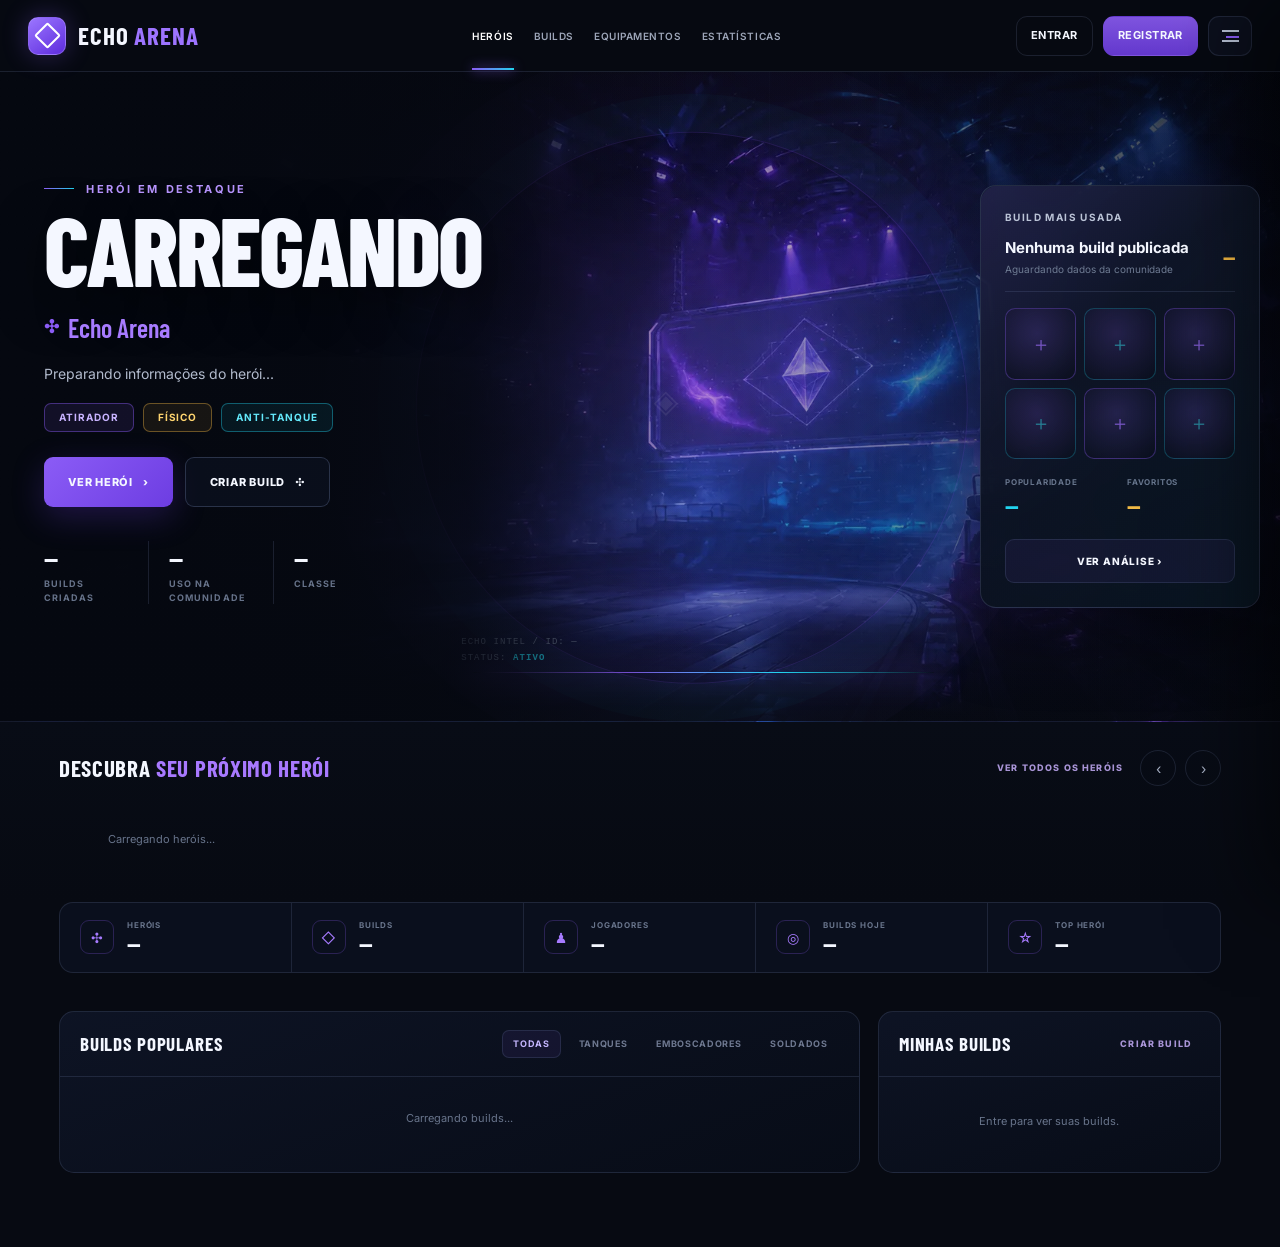
<file: index.html>
<!DOCTYPE html>
<html lang="pt-BR">
<head>
<meta charset="UTF-8">
<meta name="viewport" content="width=device-width, initial-scale=1.0">
<meta name="theme-color" content="#070a12">
<title>Echo Arena</title>
<link rel="preconnect" href="https://fonts.googleapis.com">
<link rel="preconnect" href="https://fonts.gstatic.com" crossorigin>
<link href="https://fonts.googleapis.com/css2?family=Barlow+Condensed:wght@600;700;800&family=Inter:wght@400;500;600;700&display=swap" rel="stylesheet">
<script src="./js/guard.js"></script>
<style>
:root{
  --bg:#070a12;--bg-soft:#0a0e19;--panel:#0d1322;--panel-2:#11182b;
  --line:rgba(138,157,205,.16);--line-strong:rgba(139,92,246,.42);
  --ink:#f4f7ff;--muted:#929db4;--faint:#5f6b82;
  --violet:#8b5cf6;--violet-2:#6d3de2;--cyan:#22d3ee;--amber:#f5b942;
  --green:#46e6a2;--red:#fb7185;--hero-accent:#8b5cf6;
  --display:'Barlow Condensed',sans-serif;--ui:'Inter',system-ui,sans-serif;
}
*{box-sizing:border-box;margin:0;padding:0}
html{scroll-behavior:smooth;background:var(--bg)}
body{min-width:1180px;background:var(--bg);color:var(--ink);font-family:var(--ui);font-size:14px;line-height:1.5;-webkit-font-smoothing:antialiased}
body::before{content:"";position:fixed;inset:0;pointer-events:none;z-index:100;background:linear-gradient(rgba(255,255,255,.012) 1px,transparent 1px);background-size:100% 4px;mix-blend-mode:soft-light;opacity:.22}
a{color:inherit;text-decoration:none}button,input{font:inherit}button{border:0;color:inherit;background:none;cursor:pointer}img,video{display:block}::selection{background:#8b5cf655}

/* Shared media renderer — values are supplied by app.js. */
.media{position:relative;overflow:hidden}
.media>img,.media>video{position:absolute;top:50%;left:50%;width:100%;height:100%;object-fit:var(--fit,contain);object-position:var(--pos,50% 50%);transform:translate(-50%,-50%) translate(var(--x,0),var(--y,0)) scale(var(--scale,1));transition:transform .65s cubic-bezier(.2,.75,.2,1),opacity .35s ease}
.media.empty::after{content:"◈";position:absolute;inset:0;display:grid;place-items:center;color:rgba(255,255,255,.08);font-size:32px}

/* Header */
.topbar{height:72px;position:sticky;top:0;z-index:60;display:grid;grid-template-columns:minmax(210px,auto) minmax(0,1fr) auto;align-items:center;gap:24px;padding:0 28px;border-bottom:1px solid var(--line);background:rgba(7,10,18,.88);backdrop-filter:blur(18px)}
.brand{display:flex;align-items:center;gap:12px;font-family:var(--display);font-size:25px;font-weight:700;letter-spacing:.035em;white-space:nowrap}
.brand-mark{width:38px;height:38px;display:grid;place-items:center;position:relative;border:1px solid rgba(178,151,255,.42);border-radius:10px;background:linear-gradient(145deg,#9b76ff,#5e2cdd);box-shadow:0 0 26px rgba(139,92,246,.3)}
.brand-mark::before{content:"";width:15px;height:15px;border:2px solid #fff;transform:rotate(45deg);border-radius:2px}
.brand b{color:#9d74ff;font-weight:700}
.mainnav{display:flex;align-items:center;justify-content:center;gap:26px;min-width:0}
.mainnav a{position:relative;padding:27px 0 25px;color:#9da6b9;font-size:12px;font-weight:600;letter-spacing:.055em;text-transform:uppercase;white-space:nowrap;transition:color .18s}
.mainnav a:hover,.mainnav a.on{color:#fff}
.mainnav a.on::after{content:"";position:absolute;left:0;right:0;bottom:-1px;height:2px;background:linear-gradient(90deg,var(--violet),var(--cyan));box-shadow:0 0 12px var(--violet)}
.top-actions{display:flex;align-items:center;gap:10px}
.search{height:40px;width:270px;display:flex;align-items:center;gap:10px;padding:0 13px;border:1px solid var(--line);border-radius:12px;background:rgba(14,19,34,.72);transition:border-color .2s,width .25s}
.search:focus-within{width:295px;border-color:rgba(34,211,238,.45)}
.search svg{width:17px;opacity:.65}.search input{min-width:0;flex:1;border:0;outline:0;background:transparent;color:var(--ink);font-size:12px}.search input::placeholder{color:#69748c}
.account-btn,.login-btn{height:40px;padding:0 14px;border:1px solid var(--line);border-radius:11px;font-size:11px;font-weight:700;letter-spacing:.045em;text-transform:uppercase;white-space:nowrap;transition:.18s}
.login-btn:hover{border-color:rgba(139,92,246,.6);background:rgba(139,92,246,.08)}
.account-btn{max-width:230px;overflow:hidden;text-overflow:ellipsis;background:linear-gradient(180deg,rgba(139,92,246,.9),rgba(109,61,226,.9));border-color:transparent}
.account-btn:disabled{opacity:1;cursor:default}
.menu-toggle{width:44px;height:40px;display:grid;place-items:center;border:1px solid var(--line);border-radius:11px;background:rgba(14,19,34,.72);transition:.18s}.menu-toggle:hover,.menu-toggle[aria-expanded="true"]{border-color:rgba(139,92,246,.55);background:rgba(139,92,246,.11)}.menu-toggle-lines{position:relative;width:17px;height:12px;border-top:2px solid #b7c0d3;border-bottom:2px solid #b7c0d3}.menu-toggle-lines::after{content:"";position:absolute;left:4px;right:0;top:4px;height:2px;background:#8b5cf6}

/* Navigation center */
body.sidebar-open{overflow:hidden}
.sidebar-backdrop{position:fixed;z-index:88;inset:0;background:rgba(2,5,12,.7);backdrop-filter:blur(4px);opacity:0;visibility:hidden;transition:opacity .24s,visibility .24s}
.site-sidebar{position:fixed;z-index:90;top:0;right:0;width:min(410px,calc(100vw - 18px));height:100dvh;display:flex;flex-direction:column;border-left:1px solid rgba(139,92,246,.28);background:linear-gradient(160deg,#0d1425,#070b14 72%);box-shadow:-28px 0 80px rgba(0,0,0,.55);transform:translateX(102%);transition:transform .3s cubic-bezier(.2,.75,.2,1)}
body.sidebar-open .sidebar-backdrop{opacity:1;visibility:visible}body.sidebar-open .site-sidebar{transform:none}
.sidebar-head{height:72px;display:flex;align-items:center;justify-content:space-between;gap:15px;padding:0 22px;border-bottom:1px solid var(--line)}.sidebar-brand{display:flex;align-items:center;gap:11px}.sidebar-brand .brand-mark{width:34px;height:34px}.sidebar-brand strong{display:block;font-family:var(--display);font-size:20px;letter-spacing:.04em}.sidebar-brand small{display:block;color:#6f7b92;font-size:8px;font-weight:700;letter-spacing:.14em;text-transform:uppercase}.sidebar-close{width:38px;height:38px;border:1px solid var(--line);border-radius:10px;color:#aeb8ca;font-size:18px}.sidebar-close:hover{border-color:rgba(251,113,133,.42);color:#fff;background:rgba(251,113,133,.08)}
.sidebar-scroll{flex:1;overflow:auto;padding:20px 18px 28px;scrollbar-width:thin;scrollbar-color:#35255f transparent}.sidebar-section+.sidebar-section{margin-top:24px}.sidebar-label{margin:0 9px 9px;color:#68748c;font-size:8px;font-weight:800;letter-spacing:.16em;text-transform:uppercase}.sidebar-links{display:grid;gap:6px}.sidebar-link{min-height:50px;display:grid;grid-template-columns:34px minmax(0,1fr) auto;align-items:center;gap:11px;padding:7px 11px;border:1px solid transparent;border-radius:11px;color:#aeb8ca;transition:.18s}.sidebar-link:hover,.sidebar-link.active{border-color:var(--line);background:rgba(139,92,246,.08);color:#fff}.sidebar-link-icon{width:32px;height:32px;display:grid;place-items:center;border:1px solid rgba(139,92,246,.2);border-radius:9px;background:#0c1424;color:#aa83ff;font-size:14px}.sidebar-link strong{display:block;font-size:11px}.sidebar-link small{display:block;margin-top:1px;color:#657189;font-size:8px}.sidebar-badge{padding:3px 6px;border:1px solid rgba(139,92,246,.24);border-radius:99px;color:#9379cb;font-size:7px;font-weight:800;letter-spacing:.06em;text-transform:uppercase}.sidebar-link.external .sidebar-badge{border-color:rgba(34,211,238,.22);color:#5ccddd}
.sidebar-news{position:relative;overflow:hidden;padding:16px;border:1px solid rgba(139,92,246,.22);border-radius:14px;background:radial-gradient(circle at 90% 0,rgba(139,92,246,.2),transparent 45%),#0b1322}.sidebar-news::before{content:"";position:absolute;left:0;top:0;bottom:0;width:3px;background:linear-gradient(var(--violet),var(--cyan))}.sidebar-news-kicker{color:#a982ff;font-size:8px;font-weight:800;letter-spacing:.14em;text-transform:uppercase}.sidebar-news h3{margin-top:6px;font-family:var(--display);font-size:21px;line-height:1.05}.sidebar-news p{margin-top:7px;color:#8591a7;font-size:10px;line-height:1.55}.sidebar-news a{display:inline-flex;margin-top:12px;color:#70ddef;font-size:8px;font-weight:800;letter-spacing:.1em;text-transform:uppercase}
.sidebar-footer{padding:15px 22px calc(15px + env(safe-area-inset-bottom));border-top:1px solid var(--line);color:#59657b;font-size:8px;line-height:1.6}.sidebar-footer strong{color:#8e9ab0}
.nav-toast{position:fixed;z-index:110;left:50%;bottom:24px;max-width:calc(100vw - 28px);padding:11px 15px;border:1px solid rgba(139,92,246,.35);border-radius:10px;background:#10182a;color:#d8dff0;font-size:10px;box-shadow:0 18px 50px #0009;opacity:0;pointer-events:none;transform:translate(-50%,12px);transition:.2s}.nav-toast.show{opacity:1;transform:translate(-50%,0)}

/* First viewport */
.home{position:relative;overflow:hidden}
.hero-stage{min-height:650px;position:relative;display:grid;grid-template-columns:minmax(360px,.84fr) minmax(420px,1.25fr) 330px;align-items:stretch;overflow:hidden;border-bottom:1px solid var(--line);background-color:#070a12;background-image:radial-gradient(75% 110% at 60% 47%,color-mix(in srgb,var(--hero-accent) 14%,transparent),transparent 69%),linear-gradient(90deg,rgba(5,8,16,.94) 0%,rgba(5,8,16,.7) 26%,rgba(5,8,16,.18) 55%,rgba(5,8,16,.72) 100%),url('./assets/arena-event-screen.webp');background-size:cover;background-position:center 48%;background-repeat:no-repeat}
.hero-stage::before{content:"";position:absolute;z-index:1;inset:0;background:linear-gradient(90deg,rgba(5,8,16,.45),transparent 45%,rgba(5,8,16,.2)),linear-gradient(0deg,rgba(7,10,18,.88),transparent 23%,transparent 72%,rgba(7,10,18,.18)),repeating-linear-gradient(90deg,transparent 0,transparent 109px,rgba(109,129,175,.035) 110px);pointer-events:none}
.hero-stage::after{content:"";position:absolute;left:28%;right:22%;bottom:16px;height:160px;background:radial-gradient(ellipse,rgba(94,70,211,.28),transparent 68%);filter:blur(16px);pointer-events:none}
.hero-watermark{position:absolute;z-index:1;right:4%;top:-24px;max-width:58%;overflow:hidden;color:rgba(165,157,255,.055);font-family:var(--display);font-size:clamp(180px,19vw,310px);font-weight:800;line-height:.9;letter-spacing:-.055em;text-align:right;text-transform:uppercase;white-space:nowrap;pointer-events:none;user-select:none}
.copy-shield{position:absolute;z-index:3;inset:0 auto 0 0;width:min(54%,760px);background:linear-gradient(90deg,rgba(5,8,16,.98) 0%,rgba(5,8,16,.93) 48%,rgba(5,8,16,.74) 68%,rgba(5,8,16,.28) 86%,transparent 100%);pointer-events:none}
.arena-video-screen{--screen-intensity:.42;--screen-brightness:.5;--screen-contrast:1.2;--screen-saturation:.64;--screen-hue:8deg;--screen-tint:.36;--screen-vignette:.42;--screen-scale:1.08;--screen-x:0%;--screen-y:0%;--screen-rotate:0deg;position:absolute;z-index:0;left:51.02%;top:calc(48% - 8.23vw);width:26.44%;height:13.40vw;overflow:hidden;clip-path:polygon(2.94% 24.55%,92.76% 0,97.51% 5.36%,100% 81.70%,95.93% 89.73%,3.62% 100%,0 93.30%,.23% 32.59%);background:#020713;filter:drop-shadow(0 0 7px rgba(109,72,255,.18));pointer-events:none}
.arena-video-screen video{position:absolute;inset:-7% -4%;width:108%;height:114%;object-fit:cover;transform-origin:center;transform:translate(var(--screen-x),var(--screen-y)) skewY(-5.35deg) rotate(var(--screen-rotate)) scale(var(--screen-scale));opacity:var(--screen-intensity);filter:brightness(var(--screen-brightness)) contrast(var(--screen-contrast)) saturate(var(--screen-saturation)) hue-rotate(var(--screen-hue));mix-blend-mode:normal}
.arena-video-screen::before{content:"";position:absolute;z-index:2;inset:0;opacity:var(--screen-tint);background:linear-gradient(115deg,rgba(104,55,218,.92),rgba(8,35,86,.55) 50%,rgba(21,157,203,.8)),repeating-linear-gradient(0deg,rgba(255,255,255,.06) 0 1px,transparent 1px 4px);mix-blend-mode:color;pointer-events:none}
.arena-video-screen::after{content:"";position:absolute;z-index:3;inset:0;opacity:var(--screen-vignette);background:linear-gradient(164deg,rgba(191,174,255,.16),transparent 26%),linear-gradient(0deg,rgba(2,6,18,.55),transparent 24%),radial-gradient(ellipse at center,transparent 42%,rgba(4,8,20,.72) 100%);pointer-events:none}
.hero-copy{position:relative;z-index:4;display:flex;flex-direction:column;justify-content:center;padding:70px 10px 78px max(5vw,58px)}
.eyebrow{display:flex;align-items:center;gap:12px;color:#b996ff;font-size:11px;font-weight:700;letter-spacing:.24em;text-transform:uppercase}.eyebrow::before{content:"";width:30px;height:1px;background:linear-gradient(90deg,var(--violet),var(--cyan))}
.hero-name{margin-top:12px;font-family:var(--display);font-size:clamp(86px,8vw,132px);font-weight:800;line-height:.84;letter-spacing:-.025em;text-transform:uppercase;text-shadow:0 14px 50px rgba(0,0,0,.5)}
.hero-class{display:flex;align-items:center;gap:9px;margin-top:18px;color:#a77bff;font-family:var(--display);font-size:26px;font-weight:600}
.hero-class::before{content:"✣";font-family:serif;font-size:18px;color:var(--hero-accent)}
.hero-description{max-width:430px;margin-top:15px;color:#b2bbcd;font-size:14px;line-height:1.7}
.tags{display:flex;gap:9px;flex-wrap:wrap;margin-top:18px}.tag{padding:6px 14px;border:1px solid rgba(139,92,246,.42);border-radius:7px;background:rgba(139,92,246,.1);color:#c8b3ff;font-size:10px;font-weight:700;letter-spacing:.095em;text-transform:uppercase}.tag:nth-child(2){border-color:rgba(245,185,66,.38);background:rgba(245,185,66,.075);color:#ffd56f}.tag:nth-child(3){border-color:rgba(34,211,238,.38);background:rgba(34,211,238,.075);color:#63e8fa}
.hero-actions{display:flex;gap:12px;margin-top:25px}.primary,.secondary{height:50px;display:inline-flex;align-items:center;justify-content:center;gap:10px;padding:0 24px;border-radius:9px;font-size:11px;font-weight:800;letter-spacing:.07em;text-transform:uppercase;transition:transform .18s,box-shadow .18s,border-color .18s}.primary{background:linear-gradient(135deg,var(--violet),var(--violet-2));box-shadow:0 10px 32px rgba(109,61,226,.25)}.secondary{border:1px solid rgba(125,143,190,.28);background:rgba(13,19,34,.66)}.primary:hover,.secondary:hover{transform:translateY(-2px)}.primary:hover{box-shadow:0 12px 34px rgba(139,92,246,.38)}.secondary:hover{border-color:rgba(34,211,238,.5)}
.mini-stats{display:flex;gap:0;margin-top:34px}.mini-stat{min-width:105px;padding-right:20px;margin-right:20px;border-right:1px solid var(--line)}.mini-stat:last-child{border:0}.mini-stat .value{font-family:var(--display);font-size:24px;font-weight:700}.mini-stat .label{color:#667289;font-size:9px;font-weight:700;letter-spacing:.12em;text-transform:uppercase}

.hero-visual{position:relative;z-index:2;min-width:0;overflow:visible}
.hero-visual::before{content:"";position:absolute;width:min(43vw,620px);aspect-ratio:1;left:50%;top:50%;transform:translate(-50%,-48%);border:1px solid rgba(139,92,246,.16);border-radius:50%;box-shadow:0 0 0 38px rgba(34,211,238,.025),0 0 0 92px rgba(139,92,246,.02);background:radial-gradient(circle,rgba(139,92,246,.12),transparent 64%)}
.hero-visual::after{content:"";position:absolute;left:12%;right:8%;bottom:48px;height:1px;background:linear-gradient(90deg,transparent,var(--violet),var(--cyan),transparent);box-shadow:0 0 30px 8px rgba(99,75,220,.2)}
.spot-media{position:absolute;inset:8px -3% 0 -12%;z-index:3;overflow:visible;filter:drop-shadow(0 25px 30px rgba(0,0,0,.5))}.spot-media>img,.spot-media>video{filter:drop-shadow(-4px 0 1px rgba(139,92,246,.42)) drop-shadow(4px 0 1px rgba(34,211,238,.25));transform:translate(-50%,-49%) translate(var(--x,0),var(--y,0)) scale(var(--scale,1))}
.hero-code{position:absolute;left:10%;bottom:55px;z-index:4;color:#66718a;font:500 9px/1.7 monospace;letter-spacing:.12em;text-transform:uppercase}.hero-code b{color:var(--cyan)}

.build-card{position:relative;z-index:5;align-self:center;margin-right:32px;padding:24px;border:1px solid rgba(126,147,197,.22);border-radius:16px;background:linear-gradient(160deg,rgba(18,25,44,.88),rgba(8,13,24,.94));box-shadow:0 26px 70px rgba(0,0,0,.38);backdrop-filter:blur(16px)}
.build-card::before{content:"";position:absolute;inset:0;border-radius:16px;pointer-events:none;background:linear-gradient(135deg,rgba(139,92,246,.12),transparent 38%,rgba(34,211,238,.045))}
.panel-kicker{position:relative;color:#bbc4d7;font-size:10px;font-weight:700;letter-spacing:.14em;text-transform:uppercase}.panel-row{position:relative;display:flex;align-items:center;justify-content:space-between;margin-top:12px;padding-bottom:14px;border-bottom:1px solid var(--line)}
.build-title{max-width:190px;font-size:15px;font-weight:700;white-space:nowrap;overflow:hidden;text-overflow:ellipsis}.build-author{margin-top:3px;color:#6f7c93;font-size:10px}.build-fav{color:var(--amber);font-family:var(--display);font-size:21px;font-weight:700}
.equipment-grid{position:relative;display:grid;grid-template-columns:repeat(3,1fr);gap:8px;margin-top:16px}.equipment-slot{aspect-ratio:1;border:1px solid rgba(139,92,246,.34);border-radius:10px;background:radial-gradient(circle at 45% 35%,rgba(139,92,246,.18),rgba(9,14,26,.7));display:grid;place-items:center;color:#7454bf;font-size:20px}.equipment-slot:nth-child(2n){border-color:rgba(34,211,238,.25);color:#277e93}
.build-metrics{display:grid;grid-template-columns:1fr 1fr;gap:14px;margin-top:17px}.build-metric span{display:block;color:#69758c;font-size:8px;font-weight:700;letter-spacing:.1em;text-transform:uppercase}.build-metric b{font-family:var(--display);font-size:23px;color:var(--cyan)}.build-metric:last-child b{color:var(--amber)}
.analysis-btn{position:relative;width:100%;height:44px;margin-top:17px;border:1px solid var(--line);border-radius:9px;background:rgba(139,92,246,.07);font-size:10px;font-weight:800;letter-spacing:.08em;text-transform:uppercase}.analysis-btn:hover{border-color:var(--line-strong);background:rgba(139,92,246,.12)}

/* Hero carousel */
.discover{position:relative;padding:28px max(4.6vw,56px) 26px;background:linear-gradient(180deg,#080c16,#070a12)}
.section-head{display:flex;align-items:center;justify-content:space-between;margin-bottom:17px}.section-head h2{font-family:var(--display);font-size:23px;letter-spacing:.03em;text-transform:uppercase}.section-head h2 span{color:#a879ff}.section-actions{display:flex;align-items:center;gap:9px}.all-link{margin-right:8px;color:#a894d6;font-size:9px;font-weight:800;letter-spacing:.13em;text-transform:uppercase}.round-btn{width:36px;height:36px;border:1px solid var(--line);border-radius:50%;display:grid;place-items:center;color:#a8b1c5;transition:.18s}.round-btn:hover{border-color:var(--line-strong);color:#fff;background:rgba(139,92,246,.09)}
.heroes-viewport{overflow:hidden}.heroes{display:grid;grid-auto-flow:column;grid-auto-columns:220px;grid-template-rows:1fr;gap:13px;transition:transform .45s cubic-bezier(.2,.75,.2,1)}
.hero-card{position:relative;height:168px;overflow:hidden;border:1px solid var(--line);border-radius:12px;background:#0d1322;cursor:pointer;isolation:isolate;transition:transform .2s,border-color .2s,box-shadow .2s}.hero-card::before{content:"";position:absolute;z-index:5;left:0;top:0;width:3px;height:100%;background:var(--class-color);opacity:.75}.hero-card:hover,.hero-card.active{transform:translateY(-3px);border-color:color-mix(in srgb,var(--class-color) 65%,transparent);box-shadow:0 12px 28px rgba(0,0,0,.3)}.hero-card .card-backdrop{position:absolute;z-index:0;inset:-12px;opacity:.42;filter:blur(13px) saturate(.82);transform:scale(1.08)}.hero-card .card-backdrop>img{object-fit:cover}.hero-card .card-media{position:absolute;z-index:1;inset:7px 8px 31px;background:radial-gradient(circle at 50% 30%,color-mix(in srgb,var(--class-color) 13%,transparent),transparent 68%)}.hero-card .card-media>img,.hero-card .card-media>video{object-position:var(--pos,50% 35%);transform:translate(-50%,-50%) translate(var(--x,0),var(--y,0)) scale(var(--scale,1))}.hero-card:hover .card-media>img,.hero-card:hover .card-media>video{transform:translate(-50%,-50%) translate(var(--x,0),var(--y,0)) scale(calc(var(--scale,1) * 1.015))}.hero-card .card-fade{position:absolute;z-index:2;inset:0;background:linear-gradient(0deg,rgba(7,10,18,.98) 2%,rgba(7,10,18,.62) 30%,transparent 62%)}.hero-card .card-copy{position:absolute;z-index:4;left:14px;right:13px;bottom:10px}.hero-card .card-name{font-family:var(--display);font-size:18px;font-weight:700;line-height:1;text-transform:uppercase}.hero-card .card-role{margin-top:3px;overflow:hidden;color:var(--class-color);font-size:8px;white-space:nowrap;text-overflow:ellipsis}.hero-card .role-mark{position:absolute;z-index:4;right:9px;top:9px;width:27px;height:27px;border:1px solid color-mix(in srgb,var(--class-color) 52%,transparent);border-radius:8px;display:grid;place-items:center;color:var(--class-color);background:rgba(8,12,22,.72);backdrop-filter:blur(6px)}

/* Secondary content */
.intel{display:grid;grid-template-columns:minmax(0,1.4fr) minmax(340px,.6fr);gap:18px;padding:12px max(4.6vw,56px) 74px;background:#070a12}.panel{border:1px solid var(--line);border-radius:15px;background:linear-gradient(160deg,rgba(17,24,43,.72),rgba(9,14,25,.72));overflow:hidden}.panel-head{display:flex;align-items:center;justify-content:space-between;padding:18px 20px;border-bottom:1px solid var(--line)}.panel-head h3{font-family:var(--display);font-size:19px;letter-spacing:.045em;text-transform:uppercase}.filters{display:flex;gap:7px}.filters b{padding:6px 10px;border:1px solid transparent;border-radius:7px;color:#6e7890;font-size:9px;letter-spacing:.075em;text-transform:uppercase;cursor:pointer}.filters b.on{border-color:var(--line);background:rgba(139,92,246,.08);color:#c4b5fd}.build-list{padding:5px 20px 13px}.build-row{display:grid;grid-template-columns:minmax(0,1fr) auto auto;align-items:center;gap:18px;padding:14px 0;border-bottom:1px solid var(--line)}.build-row:last-child{border:0}.build-row .name{font-size:12px;font-weight:700}.build-row .by{margin-top:2px;color:#69758c;font-size:10px}.build-row .likes{color:var(--green);font-family:var(--display);font-size:18px}.build-row .open-build{padding:8px 12px;border:1px solid var(--line);border-radius:7px;font-size:9px;font-weight:700;letter-spacing:.07em;text-transform:uppercase}.build-row .open-build:hover{border-color:var(--line-strong)}
.saved-list{padding:8px 20px 14px}.saved-row{display:grid;grid-template-columns:minmax(0,1fr) auto;gap:12px;padding:12px 0;border-bottom:1px solid var(--line)}.saved-row:last-child{border:0}.saved-row .date{color:#69758c;font-size:9px}.saved-row .heart{color:#b57cff}.loading-card{padding:28px;text-align:center;color:#68748b;font-size:11px}

.site-stats{display:grid;grid-template-columns:repeat(5,1fr);margin:0 max(4.6vw,56px) 26px;border:1px solid var(--line);border-radius:14px;background:rgba(13,19,34,.72)}.site-stat{position:relative;display:flex;align-items:center;gap:13px;padding:16px 20px;border-right:1px solid var(--line)}.site-stat:last-child{border:0}.site-stat .icon{width:34px;height:34px;border:1px solid rgba(139,92,246,.25);border-radius:9px;display:grid;place-items:center;color:#a77bff}.site-stat .label{color:#69758c;font-size:8px;font-weight:700;letter-spacing:.11em;text-transform:uppercase}.site-stat .value{font-family:var(--display);font-size:23px;font-weight:700;line-height:1.1}

/* Auth */
.auth-modal{position:fixed;inset:0;z-index:100;display:none;align-items:center;justify-content:center;padding:20px;background:rgba(3,5,11,.86);backdrop-filter:blur(9px)}.auth-modal.open{display:flex}.auth-card{width:min(430px,100%);padding:24px;border:1px solid rgba(139,92,246,.3);border-radius:16px;background:#0d1322;box-shadow:0 28px 90px #000b}.auth-head{display:flex;align-items:center;justify-content:space-between;margin-bottom:20px}.auth-head h2{font-family:var(--display);font-size:27px;text-transform:uppercase}.auth-close{width:35px;height:35px;border:1px solid var(--line);border-radius:9px}.auth-form{display:flex;flex-direction:column;gap:13px}.auth-form label{color:#8d98ad;font-size:9px;font-weight:700;letter-spacing:.1em;text-transform:uppercase}.auth-form input{width:100%;margin-top:6px;padding:12px;border:1px solid var(--line);border-radius:9px;outline:0;background:#080d18;color:#fff}.auth-form input:focus{border-color:var(--line-strong)}.auth-submit{height:45px;border-radius:9px;background:linear-gradient(135deg,var(--violet),var(--violet-2));font-weight:800;letter-spacing:.07em;text-transform:uppercase}.auth-switch,.auth-message{color:#8d98ad;font-size:11px}.auth-switch button{color:#b794ff}.auth-message{min-height:18px}.auth-message.error{color:var(--red)}.auth-message.success{color:var(--green)}
.mobile-nav{display:none}

@keyframes heroIn{from{opacity:0;transform:translateY(12px)}to{opacity:1;transform:none}}
.hero-stage.is-changing .hero-copy>*{animation:heroIn .42s both}.hero-stage.is-changing .spot-media{animation:heroIn .5s both}
@media(max-width:1360px){body{min-width:1024px}.topbar{gap:18px}.mainnav{gap:20px}.mainnav a{font-size:10px}.search{display:none}.hero-stage{grid-template-columns:minmax(340px,.84fr) minmax(390px,1.2fr) 300px}.hero-copy{padding-left:44px}.build-card{margin-right:20px}.hero-name{font-size:96px}.hero-description{max-width:360px}.heroes{grid-auto-columns:205px}}
@media(min-width:769px) and (max-width:1155px){.arena-video-screen{left:calc(50% + 12px);top:33.37%;width:305px;height:155px}}
@media(max-width:1080px){body{min-width:960px}.mainnav a:nth-last-child(-n+2){display:none}.hero-stage{grid-template-columns:340px minmax(380px,1fr) 285px}.hero-copy{padding-left:34px}.hero-name{font-size:82px}.discover,.intel{padding-left:34px;padding-right:34px}.site-stats{margin-left:34px;margin-right:34px}}
@media(max-width:768px){
  html{scroll-padding-top:58px}
  body{min-width:0;padding-bottom:76px;font-size:13px;overflow-x:hidden}
  body::before{opacity:.12}

  .topbar{height:58px;grid-template-columns:minmax(0,1fr) auto;gap:8px;padding:0 12px;background:rgba(6,9,17,.94);backdrop-filter:blur(20px)}
  .brand{gap:9px;font-size:19px;letter-spacing:.025em}
  .brand-mark{width:32px;height:32px;border-radius:9px;box-shadow:0 0 18px rgba(139,92,246,.25)}
  .brand-mark::before{width:12px;height:12px}
  .mainnav,.search{display:none}
  .top-actions{gap:6px}
  .login-btn,.account-btn{height:34px;max-width:116px;padding:0 9px;border-radius:9px;font-size:9px;letter-spacing:.025em}
  .account-btn{display:none}.menu-toggle{width:36px;height:34px;border-radius:9px}.sidebar-head{height:58px;padding:0 15px}.sidebar-scroll{padding:16px 12px 90px}.sidebar-footer{display:none}.nav-toast{bottom:82px}

  .hero-stage{min-height:0;display:flex;flex-direction:column;overflow:hidden;background-color:#070a12;background-image:radial-gradient(100% 58% at 50% 22%,color-mix(in srgb,var(--hero-accent) 18%,transparent),transparent 70%),linear-gradient(180deg,rgba(7,10,18,.2),rgba(7,10,18,.9) 56%,#070a12 72%),url('./assets/arena-event-screen.webp');background-size:auto,auto,auto 500px;background-position:center,center,62% top;background-repeat:no-repeat}
  .hero-stage::before{background:linear-gradient(180deg,transparent 25%,rgba(7,10,18,.42) 51%,#070a12 68%),repeating-linear-gradient(90deg,transparent 0,transparent 69px,rgba(109,129,175,.04) 70px)}
  .hero-stage::after{left:5%;right:5%;bottom:auto;top:290px;height:100px;opacity:.7}
  .hero-watermark{right:-2%;top:16px;max-width:92%;font-size:104px;opacity:.7}
  .copy-shield{display:none}
  .arena-video-screen{display:block;left:calc(62% - 98px);top:167px;width:235px;height:119px;filter:drop-shadow(0 0 5px rgba(109,72,255,.16))}
  .hero-visual{order:1;height:430px;min-height:430px;overflow:hidden}
  .hero-visual::before{width:330px;left:50%;top:42%;box-shadow:0 0 0 22px rgba(34,211,238,.025),0 0 0 54px rgba(139,92,246,.02)}
  .hero-visual::after{left:8%;right:8%;bottom:51px}
  .spot-media{inset:-8px -8% 0 -8%;overflow:hidden}
  .spot-media>img,.spot-media>video{transform:translate(-50%,-47%) translate(var(--x,0),var(--y,0)) scale(var(--scale,1))}
  .hero-code{display:none}

  .hero-copy{order:2;z-index:6;display:block;margin-top:-128px;padding:66px 16px 22px;background:linear-gradient(180deg,transparent,#070a12 44px)}
  .eyebrow{gap:8px;font-size:9px;letter-spacing:.2em}.eyebrow::before{width:22px}
  .hero-name{margin-top:8px;font-size:68px;line-height:.82;text-shadow:0 10px 32px #000}
  .hero-class{margin-top:13px;font-size:21px}
  .hero-description{display:-webkit-box;max-width:none;margin-top:11px;overflow:hidden;color:#aeb8ca;font-size:12px;line-height:1.55;-webkit-line-clamp:3;-webkit-box-orient:vertical}
  .tags{gap:7px;margin-top:14px;overflow-x:auto;flex-wrap:nowrap;scrollbar-width:none}.tags::-webkit-scrollbar{display:none}
  .tag{flex:0 0 auto;padding:5px 10px;font-size:8px}
  .hero-actions{display:grid;grid-template-columns:1.15fr .85fr;gap:9px;margin-top:18px}
  .primary,.secondary{width:100%;height:48px;padding:0 12px;border-radius:10px;font-size:10px}
  .mini-stats{display:grid;grid-template-columns:repeat(3,1fr);margin-top:20px;padding:13px 0;border-top:1px solid var(--line);border-bottom:1px solid var(--line)}
  .mini-stat{min-width:0;margin:0;padding:0 9px;text-align:center}
  .mini-stat:first-child{padding-left:0}.mini-stat:last-child{padding-right:0}
  .mini-stat .value{font-size:21px}.mini-stat .label{font-size:7px;line-height:1.4}

  .build-card{order:3;align-self:stretch;margin:0 12px 22px;padding:18px;border-radius:14px;background:linear-gradient(150deg,rgba(18,25,44,.96),rgba(8,13,24,.98));box-shadow:0 18px 50px rgba(0,0,0,.3)}
  .panel-row{margin-top:9px;padding-bottom:11px}
  .build-title{max-width:220px;font-size:13px}
  .equipment-grid{grid-template-columns:repeat(6,1fr);gap:6px;margin-top:13px}
  .equipment-slot{border-radius:8px;font-size:16px}
  .build-metrics{margin-top:13px}.build-metric b{font-size:20px}
  .analysis-btn{height:42px;margin-top:13px}

  .discover{padding:22px 0 20px;background:#080c16}
  .section-head{margin:0 16px 14px}.section-head h2{max-width:210px;font-size:20px;line-height:1.05}
  .section-actions .round-btn{display:none}.all-link{margin:0;font-size:8px}
  .heroes-viewport{overflow-x:auto;padding:0 16px 8px;scroll-snap-type:x mandatory;scrollbar-width:none}.heroes-viewport::-webkit-scrollbar{display:none}
  .heroes{width:max-content;grid-auto-columns:210px;gap:10px;transform:none!important}
  .hero-card{height:166px;scroll-snap-align:start}
  .hero-card:hover,.hero-card.active{transform:none}

  .site-stats{display:grid;grid-template-columns:1fr 1fr;gap:0;margin:0 12px 18px;border-radius:13px}
  .site-stat{min-width:0;padding:13px 14px;border-right:1px solid var(--line);border-bottom:1px solid var(--line)}
  .site-stat:nth-child(2n){border-right:0}.site-stat:nth-child(4){border-bottom:0}.site-stat:last-child{grid-column:1/-1;border:0;border-top:1px solid var(--line)}
  .site-stat .icon{width:30px;height:30px}.site-stat .value{font-size:20px}

  .intel{display:flex;flex-direction:column;gap:12px;padding:0 12px 22px}
  .panel{border-radius:13px}.panel-head{padding:15px 14px;gap:10px}.panel-head h3{font-size:17px;white-space:nowrap}
  .filters{overflow-x:auto;scrollbar-width:none}.filters::-webkit-scrollbar{display:none}.filters b{flex:0 0 auto;padding:5px 8px;font-size:7px}
  .build-list,.saved-list{padding-left:14px;padding-right:14px}
  .build-row{grid-template-columns:minmax(0,1fr) auto;gap:10px}.build-row .open-build{grid-column:1/-1;width:100%;text-align:center}.build-row .likes{font-size:17px}

  .auth-modal{align-items:flex-end;padding:0}.auth-card{width:100%;padding:21px 18px calc(24px + env(safe-area-inset-bottom));border-radius:20px 20px 0 0}

  .mobile-nav{position:fixed;left:8px;right:8px;bottom:8px;z-index:80;display:grid;grid-template-columns:repeat(4,1fr);height:60px;padding:5px;border:1px solid rgba(138,157,205,.2);border-radius:17px;background:rgba(9,13,24,.94);box-shadow:0 16px 50px #000a;backdrop-filter:blur(18px)}
  .mobile-nav a{display:flex;flex-direction:column;align-items:center;justify-content:center;gap:2px;border-radius:12px;color:#717d94;font-size:8px;font-weight:700;letter-spacing:.05em;text-transform:uppercase}
  .mobile-nav a span{font-size:17px;line-height:1}.mobile-nav a.on{color:#c7b4ff;background:linear-gradient(180deg,rgba(139,92,246,.16),rgba(139,92,246,.05))}
}
@media(max-width:380px){.brand{font-size:17px}.login-btn,.account-btn{max-width:92px;padding:0 7px}.hero-visual{height:390px;min-height:390px}.hero-name{font-size:61px}.hero-actions{grid-template-columns:1fr}.equipment-grid{grid-template-columns:repeat(3,1fr)}.heroes{grid-auto-columns:195px}}
@media(prefers-reduced-motion:reduce){*{scroll-behavior:auto!important;animation-duration:.01ms!important;transition-duration:.01ms!important}}
</style>
</head>
<body>
<header class="topbar">
  <a class="brand" href="./index.html" aria-label="Echo Arena — Início"><span class="brand-mark"></span><span>ECHO <b>ARENA</b></span></a>
  <nav class="mainnav" aria-label="Navegação principal">
    <a class="on" href="./herois.html">Heróis</a><a href="#popular-builds">Builds</a><a href="./equipamentos.html">Equipamentos</a><a href="#site-stats">Estatísticas</a>
  </nav>
  <div class="top-actions">
    <label class="search" aria-label="Buscar herói"><svg viewBox="0 0 24 24" fill="none" stroke="currentColor" stroke-width="2"><circle cx="11" cy="11" r="7"></circle><path d="m20 20-3.5-3.5"></path></svg><input id="hero-search" type="search" placeholder="Buscar heróis, habilidades..."></label>
    <button class="login-btn" id="login-btn">Entrar</button><button class="account-btn" id="register-btn">Registrar</button><button class="menu-toggle" id="sidebar-open" type="button" aria-label="Abrir menu" aria-controls="site-sidebar" aria-expanded="false"><span class="menu-toggle-lines" aria-hidden="true"></span></button>
  </div>
</header>

<div class="sidebar-backdrop" id="sidebar-backdrop" aria-hidden="true"></div>
<aside class="site-sidebar" id="site-sidebar" aria-hidden="true" aria-label="Centro de navegação Echo Arena">
  <div class="sidebar-head">
    <div class="sidebar-brand"><span class="brand-mark" aria-hidden="true"></span><div><strong>ECHO ARENA</strong><small>Centro de navegação</small></div></div>
    <button class="sidebar-close" id="sidebar-close" type="button" aria-label="Fechar menu">×</button>
  </div>
  <div class="sidebar-scroll">
    <section class="sidebar-section">
      <div class="sidebar-label">Explorar</div>
      <nav class="sidebar-links" aria-label="Explorar Echo Arena">
        <a class="sidebar-link active" href="./index.html"><span class="sidebar-link-icon">⌂</span><span><strong>Início</strong><small>Página principal da arena</small></span></a>
        <a class="sidebar-link" href="./herois.html"><span class="sidebar-link-icon">♟</span><span><strong>Heróis</strong><small>Lista, funções e atributos</small></span></a>
        <a class="sidebar-link" href="./criar-build.html"><span class="sidebar-link-icon">◇</span><span><strong>Builds</strong><small>Monte e analise sua configuração</small></span></a>
        <a class="sidebar-link" href="./equipamentos.html"><span class="sidebar-link-icon">✣</span><span><strong>Equipamentos</strong><small>Itens, raridades e status</small></span></a>
        <a class="sidebar-link" href="#site-stats"><span class="sidebar-link-icon">⌁</span><span><strong>Estatísticas</strong><small>Dados atuais da comunidade</small></span></a>
        <a class="sidebar-link" href="#" data-coming-soon="Classes"><span class="sidebar-link-icon">◆</span><span><strong>Classes</strong><small>Funções e estilos de combate</small></span><span class="sidebar-badge">Em breve</span></a>
        <a class="sidebar-link" href="#" data-coming-soon="Composições"><span class="sidebar-link-icon">◉</span><span><strong>Composições</strong><small>Estratégias para equipes 3×3</small></span><span class="sidebar-badge">Em breve</span></a>
        <a class="sidebar-link" href="#" data-coming-soon="Tier List"><span class="sidebar-link-icon">★</span><span><strong>Tier List</strong><small>Ranking competitivo de heróis</small></span><span class="sidebar-badge">Em breve</span></a>
      </nav>
    </section>
    <section class="sidebar-section">
      <div class="sidebar-label">Conteúdo e comunidade</div>
      <nav class="sidebar-links" aria-label="Conteúdo e comunidade">
        <a class="sidebar-link" href="#" data-coming-soon="Guias"><span class="sidebar-link-icon">▤</span><span><strong>Guias</strong><small>Estratégias, mapas e mecânicas</small></span><span class="sidebar-badge">Em breve</span></a>
        <a class="sidebar-link external" href="https://github.com/EchoArena-Builds/EchoArena/commits/main/" target="_blank" rel="noopener"><span class="sidebar-link-icon">◫</span><span><strong>Notícias e atualizações</strong><small>Acompanhe as mudanças do projeto</small></span><span class="sidebar-badge">Abrir ↗</span></a>
        <a class="sidebar-link external" href="https://github.com/EchoArena-Builds/EchoArena" target="_blank" rel="noopener"><span class="sidebar-link-icon">◎</span><span><strong>Sobre o projeto</strong><small>Código, histórico e documentação</small></span><span class="sidebar-badge">Abrir ↗</span></a>
      </nav>
    </section>
    <section class="sidebar-section">
      <div class="sidebar-label">Ajuda e suporte</div>
      <nav class="sidebar-links" aria-label="Ajuda e suporte">
        <a class="sidebar-link external" href="https://github.com/EchoArena-Builds/EchoArena/issues/new?title=Contato%20pelo%20Echo%20Arena" target="_blank" rel="noopener"><span class="sidebar-link-icon">✉</span><span><strong>Contate-nos</strong><small>Dúvidas, sugestões e parcerias</small></span><span class="sidebar-badge">Abrir ↗</span></a>
        <a class="sidebar-link external" href="https://github.com/EchoArena-Builds/EchoArena/issues/new?title=Relato%20de%20problema&amp;labels=bug" target="_blank" rel="noopener"><span class="sidebar-link-icon">!</span><span><strong>Reportar problema</strong><small>Informe erros encontrados no site</small></span><span class="sidebar-badge">Abrir ↗</span></a>
      </nav>
    </section>
    <section class="sidebar-section">
      <div class="sidebar-news"><div class="sidebar-news-kicker">Atualização recente</div><h3>A arena está evoluindo</h3><p>Novo frontend, experiência mobile aprimorada e telão dinâmico individual para cada herói.</p><a href="https://github.com/EchoArena-Builds/EchoArena/commits/main/" target="_blank" rel="noopener">Ver histórico de atualizações →</a></div>
    </section>
  </div>
  <footer class="sidebar-footer"><strong>Echo Arena</strong><br>Ferramenta comunitária independente para criação e análise de builds.</footer>
</aside>
<div class="nav-toast" id="nav-toast" role="status" aria-live="polite"></div>

<main class="home">
  <section class="hero-stage" id="hero-stage">
    <div class="hero-watermark" id="hero-watermark" aria-hidden="true"></div>
    <div class="arena-video-screen" id="arena-video-frame" hidden aria-hidden="true"><video id="arena-video" muted loop autoplay playsinline preload="metadata"></video></div>
    <div class="copy-shield" aria-hidden="true"></div>
    <div class="hero-copy">
      <div class="eyebrow">Herói em destaque</div>
      <h1 class="hero-name" id="sp-name">Carregando</h1>
      <div class="hero-class" id="sp-sub">Echo Arena</div>
      <p class="hero-description desc">Preparando informações do herói...</p>
      <div class="tags"><span class="tag" id="sp-tag-role">Atirador</span><span class="tag">Físico</span><span class="tag">Anti-tanque</span></div>
      <div class="hero-actions"><button class="primary" id="hero-details-btn">Ver herói <span>›</span></button><button class="secondary" id="create-build-btn">Criar build <span>✣</span></button></div>
      <div class="mini-stats"><div class="mini-stat"><div class="value" id="sp-builds">—</div><div class="label">Builds criadas</div></div><div class="mini-stat"><div class="value" id="sp-usage">—</div><div class="label">Uso na comunidade</div></div><div class="mini-stat"><div class="value" id="sp-class">—</div><div class="label">Classe</div></div></div>
    </div>
    <div class="hero-visual"><div class="media empty spot-media" id="spot-media"></div><div class="hero-code">ECHO INTEL / ID: <span id="hero-code">—</span><br>STATUS: <b>ATIVO</b></div></div>
    <aside class="build-card" aria-label="Build mais usada">
      <div class="panel-kicker">Build mais usada</div>
      <div class="panel-row"><div><div class="build-title" id="featured-build-title">Nenhuma build publicada</div><div class="build-author" id="featured-build-author">Aguardando dados da comunidade</div></div><div class="build-fav" id="featured-build-likes">—</div></div>
      <div class="equipment-grid" aria-label="Equipamentos da build"><div class="equipment-slot">＋</div><div class="equipment-slot">＋</div><div class="equipment-slot">＋</div><div class="equipment-slot">＋</div><div class="equipment-slot">＋</div><div class="equipment-slot">＋</div></div>
      <div class="build-metrics"><div class="build-metric"><span>Popularidade</span><b id="featured-build-popularity">—</b></div><div class="build-metric"><span>Favoritos</span><b id="featured-build-favorites">—</b></div></div>
      <button class="analysis-btn" id="featured-build-btn">Ver análise <span>›</span></button>
    </aside>
  </section>

  <section class="discover">
    <div class="section-head"><h2>Descubra <span>seu próximo herói</span></h2><div class="section-actions"><a class="all-link" href="./herois.html">Ver todos os heróis</a><button class="round-btn" id="heroes-prev" aria-label="Heróis anteriores">‹</button><button class="round-btn" id="heroes-next" aria-label="Próximos heróis">›</button></div></div>
    <div class="heroes-viewport"><div class="heroes" id="heroes"><div class="loading-card">Carregando heróis...</div></div></div>
  </section>

  <section class="site-stats" id="site-stats">
    <div class="site-stat"><div class="icon">✣</div><div><div class="label">Heróis</div><div class="value" id="stat-heroes">—</div></div></div>
    <div class="site-stat"><div class="icon">◇</div><div><div class="label">Builds</div><div class="value" id="stat-builds">—</div></div></div>
    <div class="site-stat"><div class="icon">♟</div><div><div class="label">Jogadores</div><div class="value" id="stat-players">—</div></div></div>
    <div class="site-stat"><div class="icon">◎</div><div><div class="label">Builds hoje</div><div class="value" id="stat-builds-today">—</div></div></div>
    <div class="site-stat"><div class="icon">☆</div><div><div class="label">Top herói</div><div class="value" id="stat-top-hero">—</div></div></div>
  </section>

  <section class="intel" id="popular-builds">
    <div class="panel"><div class="panel-head"><h3>Builds populares</h3><div class="filters"><b class="on" data-class="">Todas</b><b data-class="tanques">Tanques</b><b data-class="emboscadores">Emboscadores</b><b data-class="soldados">Soldados</b></div></div><div class="build-list" id="builds"><div class="loading-card">Carregando builds...</div></div></div>
    <div class="panel"><div class="panel-head"><h3>Minhas builds</h3><a class="all-link" href="./criar-build.html">Criar build</a></div><div class="saved-list" id="saved"><div class="loading-card">Entre para ver suas builds.</div></div></div>
  </section>
</main>

<div class="auth-modal" id="auth-modal" aria-hidden="true"><div class="auth-card"><div class="auth-head"><h2 id="auth-title">Entrar</h2><button class="auth-close" id="auth-close" aria-label="Fechar">✕</button></div><form class="auth-form" id="auth-form"><label id="name-field" hidden>Nome de exibição<input id="auth-name" type="text" minlength="2" maxlength="40" autocomplete="name"></label><label>E-mail<input id="auth-email" type="email" required autocomplete="email"></label><label>Senha<input id="auth-password" type="password" required minlength="8" autocomplete="current-password"></label><button class="auth-submit" type="submit" id="auth-submit">Entrar</button><div class="auth-message" id="auth-message"></div><div class="auth-switch"><span id="auth-switch-text">Ainda não tem conta?</span> <button type="button" id="auth-switch-btn">Registrar</button></div><button type="button" id="forgot-password-btn" class="auth-switch">Esqueci minha senha</button></form></div></div>

<nav class="mobile-nav" aria-label="Navegação mobile">
  <a class="on" href="./index.html"><span>⌂</span>Início</a>
  <a href="./herois.html"><span>♟</span>Heróis</a>
  <a href="./criar-build.html"><span>◇</span>Criar</a>
  <a href="./equipamentos.html"><span>✣</span>Itens</a>
</nav>

<script type="module" src="./js/app.js"></script>
</body>
</html>
</file>
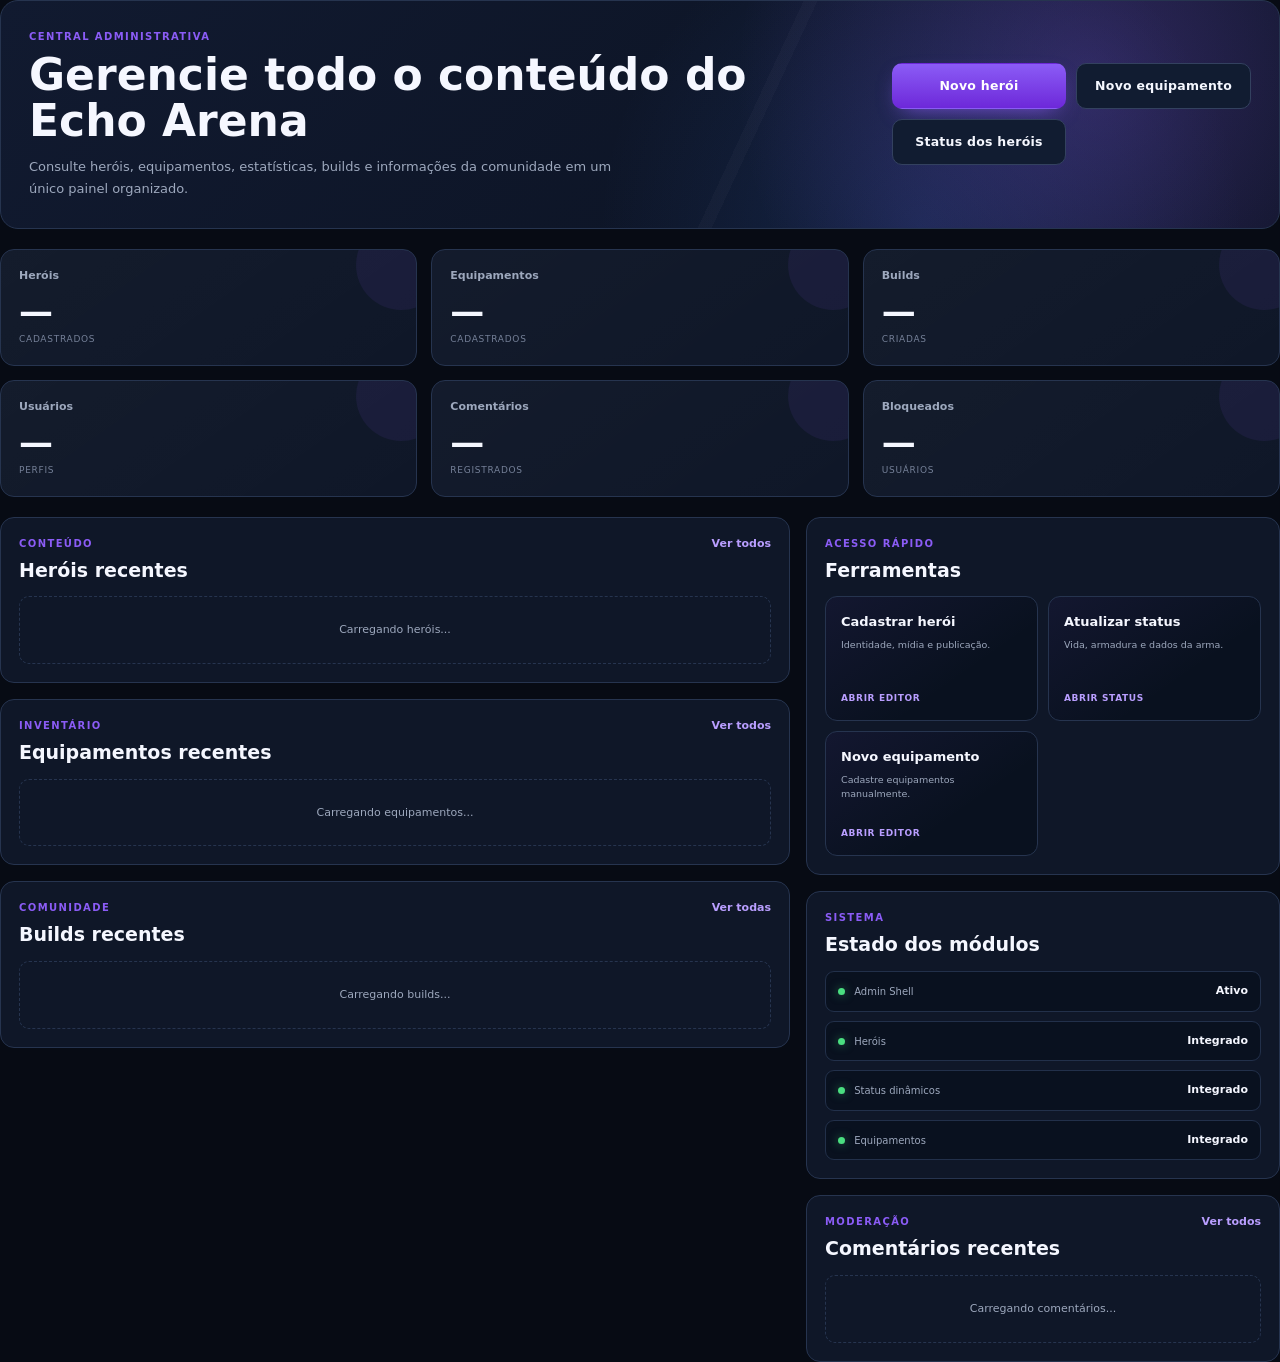
<file: admin/index.html>
<!DOCTYPE html>
<html lang="pt-BR">
<head>
  <meta charset="UTF-8">

  <meta
    name="viewport"
    content="width=device-width, initial-scale=1"
  >

  <title>Dashboard — Echo Arena Admin</title>

  <link
    rel="stylesheet"
    href="./css/admin.css"
  >

  <link
    rel="stylesheet"
    href="./css/admin-shell.css"
  >

  <style>
    .dashboard-page {
      display: grid;
      gap: 20px;
    }

    .dashboard-welcome {
      position: relative;
      overflow: hidden;
      display: grid;
      grid-template-columns:
        minmax(0, 1.4fr)
        minmax(280px, 0.6fr);
      gap: 24px;
      align-items: center;
      min-height: 220px;
      padding: 28px;
      border: 1px solid var(--admin-line);
      border-radius: 18px;
      background:
        radial-gradient(
          circle at 85% 35%,
          rgba(139, 92, 246, 0.28),
          transparent 32%
        ),
        radial-gradient(
          circle at 72% 100%,
          rgba(64, 125, 255, 0.16),
          transparent 34%
        ),
        linear-gradient(
          135deg,
          #111a30,
          #0b1221
        );
    }

    .dashboard-welcome::after {
      content: "";
      position: absolute;
      inset: 0;
      pointer-events: none;
      background:
        linear-gradient(
          115deg,
          transparent 0 58%,
          rgba(255, 255, 255, 0.025) 58% 59%,
          transparent 59% 100%
        );
    }

    .dashboard-welcome-copy {
      position: relative;
      z-index: 1;
      max-width: 720px;
    }

    .dashboard-eyebrow {
      display: block;
      margin-bottom: 8px;
      color: var(--admin-purple);
      font-size: 10px;
      font-weight: 800;
      letter-spacing: 0.14em;
      text-transform: uppercase;
    }

    .dashboard-welcome h2 {
      margin: 0;
      font-size: clamp(28px, 4vw, 44px);
      line-height: 1.04;
    }

    .dashboard-welcome p {
      max-width: 620px;
      margin: 12px 0 0;
      color: var(--admin-muted);
      font-size: 13px;
      line-height: 1.7;
    }

    .dashboard-welcome-actions {
      position: relative;
      z-index: 1;
      display: grid;
      grid-template-columns:
        repeat(2, minmax(0, 1fr));
      gap: 10px;
    }

    .dashboard-welcome-actions .admin-button {
      justify-content: center;
      min-height: 46px;
      text-align: center;
    }

    .dashboard-message {
      display: none;
      min-height: 22px;
      padding: 13px 15px;
      border: 1px solid var(--admin-line);
      border-radius: 11px;
      background: var(--admin-panel);
      color: var(--admin-muted);
      font-size: 12px;
    }

    .dashboard-message.is-visible {
      display: block;
    }

    .dashboard-message.error {
      color: #ffb4bd;
      border-color: #71303b;
      background: #2a1016;
    }

    .dashboard-message.ok {
      color: #8bf0aa;
      border-color: #28613c;
      background: #0c2918;
    }

    .dashboard-metrics {
      display: grid;
      grid-template-columns:
        repeat(6, minmax(0, 1fr));
      gap: 14px;
    }

    .dashboard-metric {
      position: relative;
      min-width: 0;
      overflow: hidden;
      padding: 18px;
      border: 1px solid var(--admin-line);
      border-radius: 14px;
      background:
        linear-gradient(
          145deg,
          rgba(255, 255, 255, 0.018),
          transparent
        ),
        var(--admin-panel);
      text-decoration: none;
      color: inherit;
      transition:
        transform 0.18s ease,
        border-color 0.18s ease,
        background 0.18s ease;
    }

    .dashboard-metric:hover {
      transform: translateY(-2px);
      border-color: rgba(139, 92, 246, 0.55);
      background:
        radial-gradient(
          circle at top right,
          rgba(139, 92, 246, 0.13),
          transparent 45%
        ),
        var(--admin-panel);
    }

    .dashboard-metric::after {
      content: "";
      position: absolute;
      top: -30px;
      right: -30px;
      width: 90px;
      height: 90px;
      border-radius: 50%;
      background: rgba(139, 92, 246, 0.08);
    }

    .dashboard-metric-label {
      position: relative;
      z-index: 1;
      display: block;
      color: var(--admin-muted);
      font-size: 11px;
      font-weight: 700;
    }

    .dashboard-metric strong {
      position: relative;
      z-index: 1;
      display: block;
      margin: 10px 0 5px;
      font-size: 34px;
      line-height: 1;
    }

    .dashboard-metric small {
      position: relative;
      z-index: 1;
      display: block;
      color: #758098;
      font-size: 9px;
      text-transform: uppercase;
      letter-spacing: 0.08em;
    }

    .dashboard-content-grid {
      display: grid;
      grid-template-columns:
        minmax(0, 1.25fr)
        minmax(320px, 0.75fr);
      gap: 16px;
      align-items: start;
    }

    .dashboard-column {
      display: grid;
      gap: 16px;
      min-width: 0;
    }

    .dashboard-panel {
      min-width: 0;
      padding: 18px;
      border: 1px solid var(--admin-line);
      border-radius: 14px;
      background: var(--admin-panel);
    }

    .dashboard-panel-header {
      display: flex;
      justify-content: space-between;
      align-items: flex-start;
      gap: 14px;
      margin-bottom: 15px;
    }

    .dashboard-panel-header h3 {
      margin: 4px 0 0;
      font-size: 19px;
    }

    .dashboard-panel-header a {
      color: #b99eff;
      font-size: 11px;
      font-weight: 700;
      text-decoration: none;
    }

    .dashboard-panel-header a:hover {
      text-decoration: underline;
    }

    .dashboard-list {
      display: grid;
      gap: 9px;
    }

    .dashboard-list-item {
      display: grid;
      grid-template-columns:
        minmax(0, 1fr)
        auto;
      gap: 12px;
      align-items: center;
      min-width: 0;
      padding: 12px;
      border: 1px solid #22304a;
      border-radius: 10px;
      background: #09111f;
    }

    .dashboard-list-item-main {
      display: flex;
      align-items: center;
      gap: 11px;
      min-width: 0;
    }

    .dashboard-list-image {
      flex: 0 0 52px;
      width: 52px;
      height: 52px;
      display: grid;
      place-items: center;
      overflow: hidden;
      border: 1px solid var(--admin-line);
      border-radius: 9px;
      background: #050a12;
      color: var(--admin-muted);
      font-size: 8px;
      text-align: center;
    }

    .dashboard-list-image img {
      width: 100%;
      height: 100%;
      object-fit: contain;
    }

    .dashboard-list-copy {
      min-width: 0;
    }

    .dashboard-list-title {
      display: flex;
      align-items: center;
      gap: 7px;
      min-width: 0;
      font-size: 12px;
      font-weight: 700;
    }

    .dashboard-list-title > span:first-child {
      overflow: hidden;
      white-space: nowrap;
      text-overflow: ellipsis;
    }

    .dashboard-list-subtitle {
      margin-top: 4px;
      overflow: hidden;
      color: var(--admin-muted);
      font-size: 9.5px;
      white-space: nowrap;
      text-overflow: ellipsis;
    }

    .dashboard-list-actions {
      display: flex;
      gap: 7px;
      flex-wrap: wrap;
      justify-content: flex-end;
    }

    .dashboard-list-actions .admin-button {
      min-height: 34px;
      padding: 7px 10px;
      font-size: 10px;
    }

    .dashboard-badge {
      flex: 0 0 auto;
      display: inline-flex;
      align-items: center;
      min-height: 20px;
      padding: 3px 7px;
      border: 1px solid #3c3266;
      border-radius: 999px;
      background: #1d1638;
      color: #c9b7ff;
      font-size: 8px;
      font-weight: 800;
      letter-spacing: 0.04em;
      text-transform: uppercase;
    }

    .dashboard-badge.inactive {
      color: #ff9aaa;
      border-color: #71303b;
      background: #2a1016;
    }

    .dashboard-badge.warning {
      color: #ffd76d;
      border-color: #6f5618;
      background: #2a2009;
    }

    .dashboard-empty {
      padding: 24px;
      border: 1px dashed var(--admin-line);
      border-radius: 10px;
      color: var(--admin-muted);
      font-size: 11px;
      line-height: 1.6;
      text-align: center;
    }

    .dashboard-quick-grid {
      display: grid;
      grid-template-columns:
        repeat(2, minmax(0, 1fr));
      gap: 10px;
    }

    .dashboard-quick-card {
      display: grid;
      align-content: space-between;
      gap: 18px;
      min-height: 125px;
      padding: 15px;
      border: 1px solid var(--admin-line);
      border-radius: 12px;
      background:
        linear-gradient(
          145deg,
          rgba(139, 92, 246, 0.08),
          transparent 65%
        ),
        #09111f;
      color: inherit;
      text-decoration: none;
      transition:
        border-color 0.18s ease,
        transform 0.18s ease;
    }

    .dashboard-quick-card:hover {
      transform: translateY(-2px);
      border-color: rgba(139, 92, 246, 0.6);
    }

    .dashboard-quick-card strong {
      display: block;
      font-size: 13px;
    }

    .dashboard-quick-card span {
      display: block;
      margin-top: 6px;
      color: var(--admin-muted);
      font-size: 9.5px;
      line-height: 1.5;
    }

    .dashboard-quick-card small {
      color: #b99eff;
      font-size: 9px;
      font-weight: 800;
      text-transform: uppercase;
      letter-spacing: 0.07em;
    }

    .dashboard-status-list {
      display: grid;
      gap: 9px;
    }

    .dashboard-status-item {
      display: flex;
      justify-content: space-between;
      align-items: center;
      gap: 12px;
      padding: 11px 12px;
      border: 1px solid #22304a;
      border-radius: 9px;
      background: #09111f;
    }

    .dashboard-status-item span {
      color: var(--admin-muted);
      font-size: 10px;
    }

    .dashboard-status-item strong {
      font-size: 11px;
    }

    .dashboard-status-dot {
      display: inline-block;
      width: 7px;
      height: 7px;
      margin-right: 6px;
      border-radius: 50%;
      background: #4ade80;
      box-shadow: 0 0 10px rgba(74, 222, 128, 0.5);
    }

    @media (max-width: 1280px) {
      .dashboard-metrics {
        grid-template-columns:
          repeat(3, minmax(0, 1fr));
      }
    }

    @media (max-width: 1050px) {
      .dashboard-welcome {
        grid-template-columns: 1fr;
      }

      .dashboard-welcome-actions {
        max-width: 560px;
      }

      .dashboard-content-grid {
        grid-template-columns: 1fr;
      }
    }

    @media (max-width: 700px) {
      .dashboard-welcome {
        padding: 20px;
      }

      .dashboard-welcome-actions,
      .dashboard-quick-grid {
        grid-template-columns: 1fr;
      }

      .dashboard-metrics {
        grid-template-columns:
          repeat(2, minmax(0, 1fr));
      }

      .dashboard-list-item {
        grid-template-columns: 1fr;
      }

      .dashboard-list-actions {
        justify-content: flex-start;
      }
    }

    @media (max-width: 420px) {
      .dashboard-metrics {
        grid-template-columns: 1fr;
      }
    }
  </style>
</head>

<body>
  <div data-admin-content>
    <section class="dashboard-page">

      <section class="dashboard-welcome">
        <div class="dashboard-welcome-copy">
          <span class="dashboard-eyebrow">
            Central administrativa
          </span>

          <h2>
            Gerencie todo o conteúdo do Echo Arena
          </h2>

          <p>
            Consulte heróis, equipamentos, estatísticas, builds e
            informações da comunidade em um único painel organizado.
          </p>
        </div>

        <div class="dashboard-welcome-actions">
          <a
            class="admin-button primary"
            href="./hero-editor.html"
          >
            Novo herói
          </a>

          <a
            class="admin-button"
            href="./equipment-editor.html"
          >
            Novo equipamento
          </a>

          <a
            class="admin-button"
            href="./hero-stats.html"
          >
            Status dos heróis
          </a>

        </div>
      </section>

      <div
        id="dashboard-message"
        class="dashboard-message"
        role="status"
        aria-live="polite"
      ></div>

      <section class="dashboard-metrics">
        <a
          class="dashboard-metric"
          href="./heroes.html"
        >
          <span class="dashboard-metric-label">
            Heróis
          </span>

          <strong id="metric-heroes">
            —
          </strong>

          <small>
            cadastrados
          </small>
        </a>

        <a
          class="dashboard-metric"
          href="./equipments.html"
        >
          <span class="dashboard-metric-label">
            Equipamentos
          </span>

          <strong id="metric-equipments">
            —
          </strong>

          <small>
            cadastrados
          </small>
        </a>

        <a
          class="dashboard-metric"
          href="./builds.html"
        >
          <span class="dashboard-metric-label">
            Builds
          </span>

          <strong id="metric-builds">
            —
          </strong>

          <small>
            criadas
          </small>
        </a>

        <a
          class="dashboard-metric"
          href="./users.html"
        >
          <span class="dashboard-metric-label">
            Usuários
          </span>

          <strong id="metric-users">
            —
          </strong>

          <small>
            perfis
          </small>
        </a>

        <a
          class="dashboard-metric"
          href="./comments.html"
        >
          <span class="dashboard-metric-label">
            Comentários
          </span>

          <strong id="metric-comments">
            —
          </strong>

          <small>
            registrados
          </small>
        </a>

        <a
          class="dashboard-metric"
          href="./users.html?filter=blocked"
        >
          <span class="dashboard-metric-label">
            Bloqueados
          </span>

          <strong id="metric-blocked">
            —
          </strong>

          <small>
            usuários
          </small>
        </a>
      </section>

      <section class="dashboard-content-grid">

        <div class="dashboard-column">

          <article class="dashboard-panel">
            <header class="dashboard-panel-header">
              <div>
                <span class="dashboard-eyebrow">
                  Conteúdo
                </span>

                <h3>
                  Heróis recentes
                </h3>
              </div>

              <a href="./heroes.html">
                Ver todos
              </a>
            </header>

            <div
              id="recent-heroes"
              class="dashboard-list"
            >
              <div class="dashboard-empty">
                Carregando heróis...
              </div>
            </div>
          </article>

          <article class="dashboard-panel">
            <header class="dashboard-panel-header">
              <div>
                <span class="dashboard-eyebrow">
                  Inventário
                </span>

                <h3>
                  Equipamentos recentes
                </h3>
              </div>

              <a href="./equipments.html">
                Ver todos
              </a>
            </header>

            <div
              id="recent-equipments"
              class="dashboard-list"
            >
              <div class="dashboard-empty">
                Carregando equipamentos...
              </div>
            </div>
          </article>

          <article class="dashboard-panel">
            <header class="dashboard-panel-header">
              <div>
                <span class="dashboard-eyebrow">
                  Comunidade
                </span>

                <h3>
                  Builds recentes
                </h3>
              </div>

              <a href="./builds.html">
                Ver todas
              </a>
            </header>

            <div
              id="recent-builds"
              class="dashboard-list"
            >
              <div class="dashboard-empty">
                Carregando builds...
              </div>
            </div>
          </article>
        </div>

        <aside class="dashboard-column">

          <article class="dashboard-panel">
            <header class="dashboard-panel-header">
              <div>
                <span class="dashboard-eyebrow">
                  Acesso rápido
                </span>

                <h3>
                  Ferramentas
                </h3>
              </div>
            </header>

            <div class="dashboard-quick-grid">
              <a
                class="dashboard-quick-card"
                href="./hero-editor.html"
              >
                <div>
                  <strong>
                    Cadastrar herói
                  </strong>

                  <span>
                    Identidade, mídia e publicação.
                  </span>
                </div>

                <small>
                  Abrir editor
                </small>
              </a>

              <a
                class="dashboard-quick-card"
                href="./hero-stats.html"
              >
                <div>
                  <strong>
                    Atualizar status
                  </strong>

                  <span>
                    Vida, armadura e dados da arma.
                  </span>
                </div>

                <small>
                  Abrir status
                </small>
              </a>

              <a
                class="dashboard-quick-card"
                href="./equipment-editor.html"
              >
                <div>
                  <strong>
                    Novo equipamento
                  </strong>

                  <span>
                    Cadastre equipamentos manualmente.
                  </span>
                </div>

                <small>
                  Abrir editor
                </small>
              </a>

              
            </div>
          </article>

          <article class="dashboard-panel">
            <header class="dashboard-panel-header">
              <div>
                <span class="dashboard-eyebrow">
                  Sistema
                </span>

                <h3>
                  Estado dos módulos
                </h3>
              </div>
            </header>

            <div class="dashboard-status-list">
              <div class="dashboard-status-item">
                <span>
                  <i class="dashboard-status-dot"></i>
                  Admin Shell
                </span>

                <strong>
                  Ativo
                </strong>
              </div>

              <div class="dashboard-status-item">
                <span>
                  <i class="dashboard-status-dot"></i>
                  Heróis
                </span>

                <strong>
                  Integrado
                </strong>
              </div>

              <div class="dashboard-status-item">
                <span>
                  <i class="dashboard-status-dot"></i>
                  Status dinâmicos
                </span>

                <strong>
                  Integrado
                </strong>
              </div>

              <div class="dashboard-status-item">
                <span>
                  <i class="dashboard-status-dot"></i>
                  Equipamentos
                </span>

                <strong>
                  Integrado
                </strong>
              </div>
            </div>
          </article>

          <article class="dashboard-panel">
            <header class="dashboard-panel-header">
              <div>
                <span class="dashboard-eyebrow">
                  Moderação
                </span>

                <h3>
                  Comentários recentes
                </h3>
              </div>

              <a href="./comments.html">
                Ver todos
              </a>
            </header>

            <div
              id="recent-comments"
              class="dashboard-list"
            >
              <div class="dashboard-empty">
                Carregando comentários...
              </div>
            </div>
          </article>
        </aside>
      </section>
    </section>
  </div>

  <script type="module">
    import {
      initAdminShell
    } from './js/admin-shell.js';

    const shell =
      await initAdminShell({
        activeId: 'dashboard',
        pageTitle: 'Dashboard',
        pageSubtitle: 'Visão geral do sistema'
      });

    if (shell) {
      await import(
        './js/dashboard.js'
      );
    }
  </script>
</body>
</html>
</file>
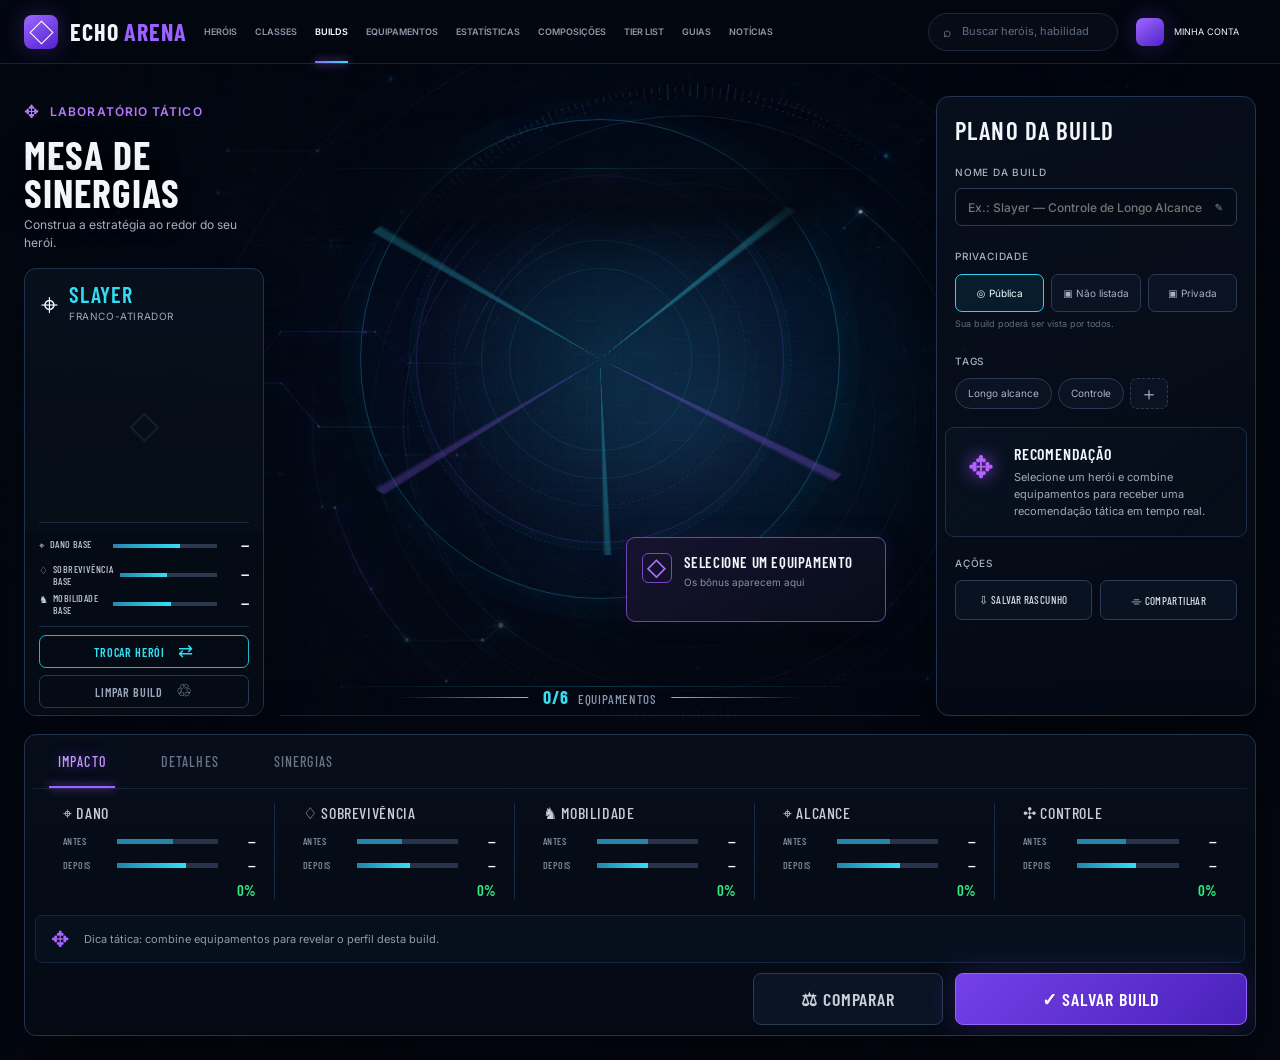
<file: criar-build.html>
<!doctype html>
<html lang="pt-BR">
<head>
  <meta charset="utf-8">
  <meta name="viewport" content="width=device-width,initial-scale=1,viewport-fit=cover">
  <meta name="theme-color" content="#050912">
  <title>Mesa de Sinergias — Echo Arena</title>
  <script src="./js/guard.js"></script>
  <link rel="preconnect" href="https://fonts.googleapis.com">
  <link rel="preconnect" href="https://fonts.gstatic.com" crossorigin>
  <link href="https://fonts.googleapis.com/css2?family=Barlow+Condensed:wght@500;600;700;800&family=Inter:wght@400;500;600;700&display=swap" rel="stylesheet">
  <link rel="stylesheet" href="./css/criar-build.css?v=11">
  <link rel="stylesheet" href="./css/analise.css?v=11">
</head>
<body>
  <header class="top">
    <a class="brand" href="./index.html" aria-label="Echo Arena — início">
      <span class="mk" aria-hidden="true"></span>
      <b>ECHO <span>ARENA</span></b>
    </a>

    <nav class="nav" aria-label="Navegação principal">
      <a href="./herois.html">Heróis</a>
      <a href="#">Classes</a>
      <a class="on" href="./criar-build.html">Builds</a>
      <a href="./equipamentos.html">Equipamentos</a>
      <a href="#impacto">Estatísticas</a>
      <a href="#sinergias">Composições</a>
      <a href="#">Tier list</a>
      <a href="#">Guias</a>
      <a href="#">Notícias</a>
    </nav>

    <label class="srch" aria-label="Buscar">
      <span aria-hidden="true">⌕</span>
      <input type="search" placeholder="Buscar heróis, habilidades...">
    </label>

    <div class="usr">
      <div class="av media ph" id="user-av"></div>
      <div class="nm" id="user-nm">Minha conta<small>Conectado</small></div>
    </div>
    <button class="burger" id="burger" type="button" aria-label="Abrir menu" aria-expanded="false">☰</button>
  </header>

  <aside class="mobile-drawer" id="side" aria-label="Menu móvel">
    <div class="drawer-title"><b>ECHO <span>ARENA</span></b><button type="button" data-close-menu>×</button></div>
    <a href="./index.html">Início</a><a href="./herois.html">Heróis</a><a href="#">Classes</a>
    <a class="on" href="./criar-build.html">Builds</a><a href="./equipamentos.html">Equipamentos</a>
    <a href="#impacto">Estatísticas</a><a href="#sinergias">Composições</a>
    <a href="#">Tier list</a><a href="#">Guias</a><a href="#">Notícias</a>
  </aside>
  <button class="drawer-backdrop" type="button" data-close-menu aria-label="Fechar menu"></button>

  <main class="builder-page">
    <div class="lab-glow" aria-hidden="true"></div>

    <section class="workbench-zone">
      <aside class="hero-column">
        <div class="page-kicker"><i aria-hidden="true">✥</i> LABORATÓRIO TÁTICO</div>
        <h1>MESA DE SINERGIAS</h1>
        <p class="page-subtitle">Construa a estratégia ao redor do seu herói.</p>

        <article class="hero-panel">
          <div class="hero-identity">
            <span class="crosshair" aria-hidden="true">⌖</span>
            <div><strong id="hero-name">SLAYER</strong><small id="hero-role">FRANCO-ATIRADOR</small></div>
          </div>
          <div class="hero-card-art media ph" id="hero-card-art"></div>
          <div class="hero-base-stats" id="hero-base-stats">
            <div><span>⌖ <b>DANO BASE</b></span><i><u style="width:64%"></u></i><em>—</em></div>
            <div><span>♢ <b>SOBREVIVÊNCIA BASE</b></span><i><u style="width:48%"></u></i><em>—</em></div>
            <div><span>♞ <b>MOBILIDADE BASE</b></span><i><u style="width:56%"></u></i><em>—</em></div>
          </div>
          <button class="outline-action" id="change-hero" type="button">TROCAR HERÓI <span>⇄</span></button>
          <button class="outline-action muted" id="clear-all" type="button">LIMPAR BUILD <span>♲</span></button>
        </article>
      </aside>

      <section class="synergy-stage" aria-label="Mesa de equipamentos">
        <div class="stage-grid" aria-hidden="true"></div>
        <div class="ring" id="ring">
          <div class="glow" aria-hidden="true"></div>
          <div class="orbit orbit-a" aria-hidden="true"></div>
          <div class="orbit orbit-b" aria-hidden="true"></div>
          <div class="connector-lines" aria-hidden="true"></div>
          <div class="hero">
            <div class="art media ph" id="hero-art"></div>
          </div>
          <div class="equipment-float" id="equipment-float">
            <span class="equipment-float-icon">◇</span>
            <div><strong>SELECIONE UM EQUIPAMENTO</strong><small>Os bônus aparecem aqui</small></div>
          </div>
        </div>
        <div class="slots-grid" id="slots-mobile"></div>
        <div class="stage-count"><strong id="eq-count">0/6</strong> EQUIPAMENTOS</div>
      </section>

      <aside class="build-plan">
        <h2>PLANO DA BUILD</h2>

        <label class="plan-field" for="b-name">NOME DA BUILD
          <span class="input-shell"><input id="b-name" maxlength="60" placeholder="Ex.: Slayer — Controle de Longo Alcance"><i>✎</i></span>
          <small><span id="c-name">0</span>/60</small>
        </label>

        <div class="plan-group">
          <span class="plan-label">PRIVACIDADE</span>
          <input class="vis-radio" type="radio" name="visibility-ui" id="vis-public" value="public" checked>
          <input class="vis-radio" type="radio" name="visibility-ui" id="vis-unlisted" value="unlisted">
          <input class="vis-radio" type="radio" name="visibility-ui" id="vis-private" value="private">
          <div class="privacy-grid">
            <label for="vis-public">◎ Pública</label><label for="vis-unlisted">▣ Não listada</label><label for="vis-private">▣ Privada</label>
          </div>
          <select id="b-vis" aria-label="Visibilidade"><option value="public">Pública</option><option value="unlisted">Não listada</option><option value="private">Privada</option></select>
          <small id="vis-hint">Sua build poderá ser vista por todos.</small>
        </div>

        <div class="plan-group tag-editor">
          <span class="plan-label">TAGS</span>
          <div id="build-tags"><button type="button" data-tag="Longo alcance">Longo alcance</button><button type="button" data-tag="Controle">Controle</button><button class="add-tag" type="button" aria-label="Adicionar tag">＋</button></div>
        </div>

        <label class="plan-field description-field" for="b-desc">DESCRIÇÃO
          <textarea id="b-desc" maxlength="500" rows="3" placeholder="Descreva a estratégia da build..."></textarea>
          <small><span id="c-desc">0</span>/500</small>
        </label>

        <section class="recommendation-card">
          <span class="rec-icon" aria-hidden="true">✥</span>
          <div><h3>RECOMENDAÇÃO</h3><p id="recommendation-copy">Selecione um herói e combine equipamentos para receber uma recomendação tática em tempo real.</p></div>
        </section>

        <div class="plan-actions">
          <span class="plan-label">AÇÕES</span>
          <div><button id="save-draft" type="button">⇩ SALVAR RASCUNHO</button><button id="share-build" type="button">⌯ COMPARTILHAR</button></div>
        </div>
      </aside>
    </section>

    <section class="impact-panel">
      <div class="impact-tabs" role="tablist">
        <button class="on" type="button" data-impact-tab="impacto">IMPACTO</button>
        <button type="button" data-impact-tab="detalhes">DETALHES</button>
        <button type="button" data-impact-tab="sinergias">SINERGIAS</button>
      </div>
      <div class="impact-view on" id="impacto" data-impact-view>
        <div class="impact-grid" id="impact-grid">
          <article><h3>⌖ DANO</h3><div><small>ANTES</small><i><u style="width:55%"></u></i><em>—</em></div><div><small>DEPOIS</small><i><u style="width:68%"></u></i><em>—</em></div><strong>0%</strong></article>
          <article><h3>♢ SOBREVIVÊNCIA</h3><div><small>ANTES</small><i><u style="width:45%"></u></i><em>—</em></div><div><small>DEPOIS</small><i><u style="width:52%"></u></i><em>—</em></div><strong>0%</strong></article>
          <article><h3>♞ MOBILIDADE</h3><div><small>ANTES</small><i><u style="width:50%"></u></i><em>—</em></div><div><small>DEPOIS</small><i><u style="width:50%"></u></i><em>—</em></div><strong>0%</strong></article>
          <article><h3>⌖ ALCANCE</h3><div><small>ANTES</small><i><u style="width:52%"></u></i><em>—</em></div><div><small>DEPOIS</small><i><u style="width:62%"></u></i><em>—</em></div><strong>0%</strong></article>
          <article><h3>✣ CONTROLE</h3><div><small>ANTES</small><i><u style="width:48%"></u></i><em>—</em></div><div><small>DEPOIS</small><i><u style="width:58%"></u></i><em>—</em></div><strong>0%</strong></article>
        </div>
        <div class="tactical-tip"><span>✥</span><p id="tactical-tip">Dica tática: combine equipamentos para revelar o perfil desta build.</p></div>
      </div>
      <div class="impact-view" id="detalhes" data-impact-view><aside id="analise"></aside></div>
      <div class="impact-view" id="sinergias" data-impact-view>
        <div class="synergy-summary"><div class="syn" id="syn"></div><div class="bonus" id="bonus"></div></div>
      </div>
      <div class="impact-actions"><button id="compare-build" type="button">⚖ COMPARAR</button><button class="save-build" id="save-build" type="button">✓ SALVAR BUILD</button></div>
    </section>

    <nav class="mobile-steps" id="steps" aria-label="Etapas da build">
      <button class="step on" type="button" data-s="1" title="Etapa 1 — Escolher herói"><span class="n">1</span><b>Herói</b></button>
      <button class="step" type="button" data-s="2" title="Etapa 2 — Escolher equipamentos"><span class="n">2</span><b>Equipamentos</b></button>
      <button class="step" type="button" data-s="3" title="Etapa 3 — Analisar a build"><span class="n">3</span><b>Análise</b></button>
      <button class="step" type="button" data-s="4" title="Etapa 4 — Finalizar e salvar"><span class="n">4</span><b>Salvar</b></button>
    </nav>
    <div class="mobile-progress" aria-hidden="true"><i id="prog-bar" style="width:25%"></i><span id="prog-pct">25%</span></div>
  </main>

  <section class="hero-picker box pick" id="hero-picker" aria-label="Escolher herói" hidden>
    <div class="picker-head"><div><span>SELEÇÃO DE HERÓI</span><h2>Trocar herói</h2></div><button id="hero-picker-close" type="button">×</button></div>
    <div class="track" id="track"></div><div class="dots" id="dots"></div>
    <button class="arw l" id="tk-l" type="button" aria-label="Anterior">‹</button><button class="arw r" id="tk-r" type="button" aria-label="Próximo">›</button>
  </section>
  <button class="modal-backdrop" id="hero-picker-backdrop" type="button" hidden aria-label="Fechar seleção"></button>

  <div class="pop-back" id="pop-back" hidden></div>
  <div class="pop" id="pop" hidden role="dialog" aria-modal="true" aria-label="Escolher equipamento">
    <span class="pop-arrow" id="pop-arrow"></span>
    <div class="pop-top"><div><span class="pop-eyebrow" id="pop-eyebrow">Slot</span><h3 id="pop-title">Escolher equipamento</h3></div><button class="pop-x" id="pop-close" type="button">×</button></div>
    <div class="pop-search" id="pop-search-wrap" hidden><input id="pop-search" type="search" placeholder="Buscar equipamento..." autocomplete="off"></div>
    <div class="pop-grid" id="ilist"></div>
    <div class="pop-detail" id="equipment-detail">Selecione um item para conferir seus bônus.</div>
    <div class="pop-foot" id="pop-foot" hidden><button id="pop-clear" type="button">Remover do slot</button></div>
  </div>

  <button id="next-equip" type="button" hidden>Próximo</button>
  <button id="go-home" type="button" hidden>Início</button>
  <div id="stats" hidden></div>
  <div id="sum-a" hidden></div><div id="sum-b" hidden></div><div id="sum-txt" hidden></div><div id="bn-count" hidden></div>

  <div class="toast-stack" id="toast-stack" aria-live="polite"></div>
  <script type="module" src="./js/criar-build.js?v=11"></script>
</body>
</html>
</file>
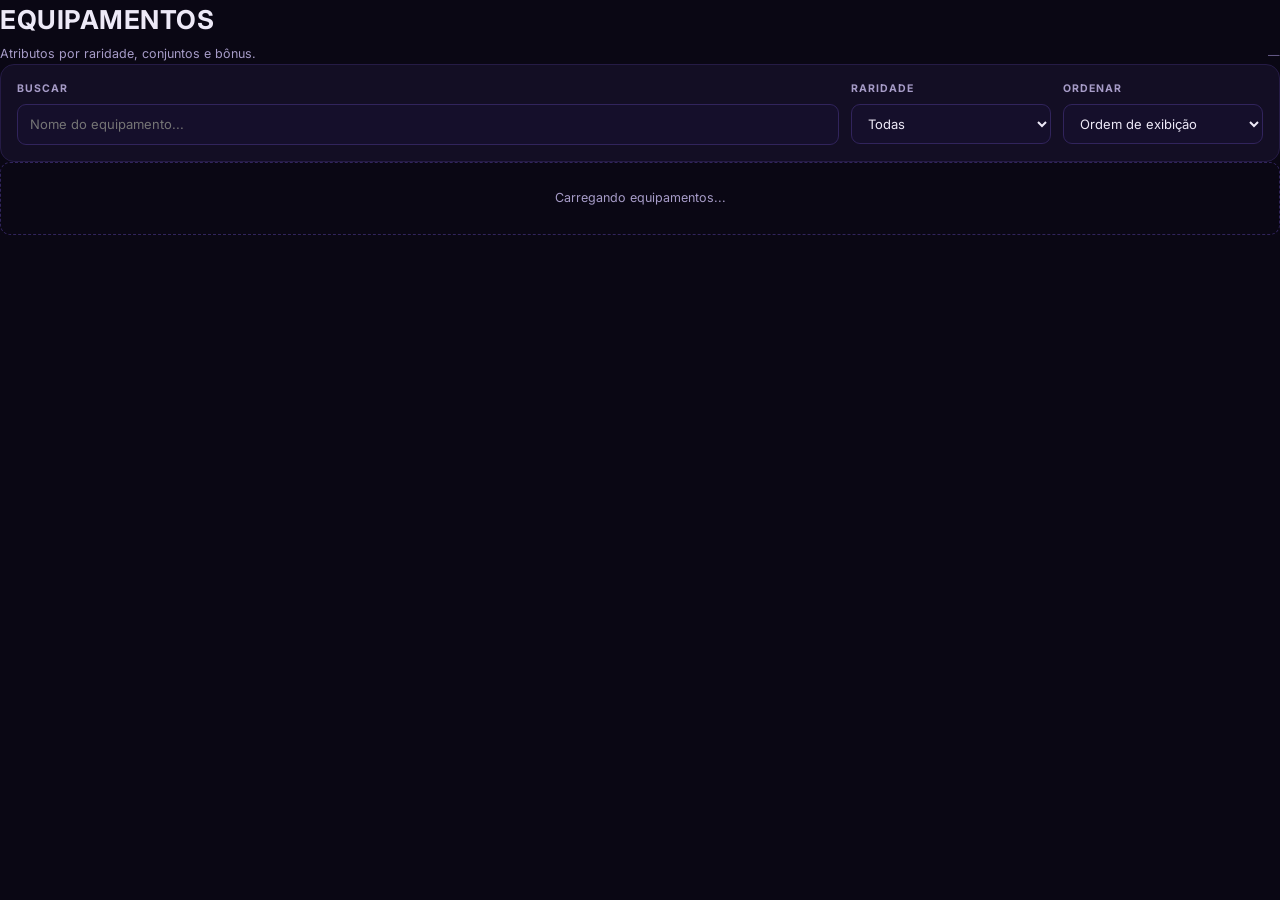
<file: equipamentos.html>
<!DOCTYPE html>
<html lang="pt-BR">
<head>
<script src="./js/guard.js"></script>
<meta charset="UTF-8">
<meta name="viewport" content="width=device-width, initial-scale=1.0">
<title>Equipamentos — Echo Arena</title>
<link rel="preconnect" href="https://fonts.googleapis.com">
<link rel="preconnect" href="https://fonts.gstatic.com" crossorigin>
<link href="https://fonts.googleapis.com/css2?family=Inter:wght@400;500;600;700&display=swap" rel="stylesheet">
<link rel="stylesheet" href="./css/site.css">
<style>
/* ---- controles ---- */
.tools{display:grid;grid-template-columns:minmax(0,1fr) minmax(150px,200px) minmax(150px,200px);
  gap:12px;padding:16px;border:1px solid var(--line);border-radius:14px;background:var(--panel)}
.tools label{display:block;margin-bottom:7px;font-size:10.5px;font-weight:700;
  letter-spacing:.09em;text-transform:uppercase;color:var(--dim)}
.tools input,.tools select{width:100%;background:#150F2B;border:1px solid var(--line2);
  border-radius:9px;padding:10px 12px;color:var(--ink);font:inherit;font-size:13px}
.tools input:focus,.tools select:focus{outline:none;border-color:var(--pur)}

/* ---- grade ---- */
.grid{display:grid;grid-template-columns:repeat(4,minmax(0,1fr));gap:12px}

.eq{position:relative;display:grid;grid-template-columns:64px minmax(0,1fr);gap:12px;
  align-items:center;padding:13px;border-radius:12px;background:var(--card);
  border:1px solid var(--line);border-left:3px solid var(--rc,var(--line2));
  cursor:pointer;transition:.16s}
.eq:hover{transform:translateY(-2px);border-color:var(--rc,var(--line2))}
.eq .ic{width:64px;height:64px;border-radius:10px;overflow:hidden;position:relative;
  border:1px solid var(--line2);background:#0F0C22}
.eq .ic .media{position:absolute;inset:0}
.eq .tx{min-width:0}
.eq .tx b{display:block;font-size:13px;font-weight:600;white-space:nowrap;
  overflow:hidden;text-overflow:ellipsis}
.eq .tx .rar{display:inline-block;margin-top:4px;font-size:9px;font-weight:800;
  letter-spacing:.08em;text-transform:uppercase;color:var(--rc,var(--dim))}
.eq .tx .slot{display:block;margin-top:3px;color:var(--faint);font-size:10px}
.eq .set{position:absolute;top:10px;right:11px;font-size:8.5px;font-weight:800;
  letter-spacing:.06em;text-transform:uppercase;color:var(--pur-lt);
  padding:3px 7px;border:1px solid #3c3266;border-radius:999px;background:#1d1638}

/* ---- painel de detalhe ---- */
.ed-backdrop{position:fixed;inset:0;z-index:80;display:none;background:rgba(5,3,11,.78);
  backdrop-filter:blur(4px)}
.ed-backdrop.open{display:block}
.ed{position:fixed;top:0;right:0;bottom:0;z-index:81;width:min(440px,100%);
  display:flex;flex-direction:column;overflow:hidden;border-left:1px solid var(--line2);
  background:var(--panel);transform:translateX(100%);transition:transform .22s ease}
.ed.open{transform:translateX(0)}
.ed-head{display:grid;grid-template-columns:82px minmax(0,1fr) auto;gap:13px;
  align-items:start;padding:20px;border-bottom:1px solid var(--line)}
.ed-head .art{width:82px;height:82px;border-radius:12px;overflow:hidden;position:relative;
  border:1px solid var(--rc,var(--line2));background:#090716}
.ed-head .art .media{position:absolute;inset:0}
.ed-head h2{font-size:21px;line-height:1.1;text-transform:uppercase;color:var(--rc,var(--ink))}
.ed-head .set-name{font-size:9.5px;font-weight:800;letter-spacing:.08em;
  text-transform:uppercase;color:var(--pur-lt);margin-bottom:4px}
.ed-head .slot{margin-top:6px;color:var(--faint);font-size:10.5px}
.ed-close{width:32px;height:32px;border:1px solid var(--line2);border-radius:9px;
  background:transparent;color:var(--dim);font-size:15px}
.ed-body{flex:1;overflow-y:auto;padding:20px}
.ed-section{margin-bottom:22px}
.ed-section h3{margin-bottom:11px;font-size:10.5px;font-weight:800;letter-spacing:.1em;
  text-transform:uppercase;color:var(--faint);display:flex;justify-content:space-between;gap:10px}
.ed-desc{color:var(--dim);font-size:12.5px;line-height:1.7;white-space:pre-wrap}

.rar-picker{display:flex;gap:6px;overflow-x:auto;padding-bottom:6px;scrollbar-width:none}
.rar-picker::-webkit-scrollbar{display:none}
.rar-btn{flex:0 0 auto;padding:7px 10px;border-radius:8px;border:1px solid var(--line2);
  background:#0b0919;font-size:9px;font-weight:800;letter-spacing:.06em;
  text-transform:uppercase;color:var(--rc,#fff);white-space:nowrap;cursor:pointer}
.rar-btn.on{border-color:var(--rc);background:#ffffff10}

.st-list{display:grid;gap:8px}
.st-row{display:flex;justify-content:space-between;align-items:center;gap:12px;
  padding:11px;border-radius:9px;background:#0b0919;border:1px solid var(--line)}
.st-row span{color:var(--dim);font-size:11.5px}
.st-row strong{font-size:15px;color:var(--rc,var(--grn));white-space:nowrap}

.set-progress{display:flex;align-items:center;gap:10px;margin-bottom:12px}
.set-progress .track{flex:1;height:7px;background:#090716;border-radius:10px;
  overflow:hidden;border:1px solid var(--line)}
.set-progress .track i{display:block;height:100%;
  background:linear-gradient(90deg,var(--pur),var(--gold))}
.set-bonus{display:grid;grid-template-columns:36px minmax(0,1fr);gap:10px;padding:10px;
  border-radius:10px;border:1px solid var(--line);background:#0b0919;margin-bottom:8px}
.set-bonus .pieces{width:36px;height:36px;border-radius:9px;display:grid;place-items:center;
  background:#1b1639;font-weight:800;color:var(--pur-lt);font-size:14px}
.set-bonus b{display:block;font-size:11.5px;margin-bottom:3px}
.set-bonus p{font-size:10.5px;color:var(--dim);line-height:1.5}

.reco{padding:12px;border-radius:10px;background:#16112f;border:1px solid #8b5cf644;
  color:var(--dim);font-size:11.5px;line-height:1.6}
.reco b{display:block;color:var(--pur-lt);margin-bottom:5px}

@media(max-width:1340px){.grid{grid-template-columns:repeat(3,minmax(0,1fr))}}
@media(max-width:1080px){
  .grid{grid-template-columns:repeat(2,minmax(0,1fr))}
  .tools{grid-template-columns:1fr 1fr}
}
@media(max-width:640px){
  .grid{grid-template-columns:1fr}
  .tools{grid-template-columns:1fr}
}
</style>
</head>
<body>
<div data-site-content>

  <header class="page-head">
    <div>
      <h1>Equipamentos</h1>
      <p>Atributos por raridade, conjuntos e bônus.</p>
    </div>
    <div class="page-count" id="count">—</div>
  </header>

  <section class="tools">
    <div>
      <label for="search">Buscar</label>
      <input id="search" type="search" placeholder="Nome do equipamento..." autocomplete="off">
    </div>
    <div>
      <label for="rarity">Raridade</label>
      <select id="rarity"><option value="">Todas</option></select>
    </div>
    <div>
      <label for="sort">Ordenar</label>
      <select id="sort">
        <option value="ordem">Ordem de exibição</option>
        <option value="nome">Nome</option>
        <option value="raridade">Raridade</option>
      </select>
    </div>
  </section>

  <div class="filters" id="slot-filters"></div>

  <section class="grid" id="grid">
    <div class="loading-card">Carregando equipamentos...</div>
  </section>

</div>

<div class="ed-backdrop" id="ed-backdrop"></div>

<aside class="ed" id="eq-detail" aria-hidden="true">
  <div class="ed-head">
    <div class="art"><div class="media empty" id="ed-media"></div></div>
    <div>
      <div class="set-name" id="ed-set">—</div>
      <h2 id="ed-name">—</h2>
      <div class="slot" id="ed-slot"></div>
    </div>
    <button class="ed-close" id="ed-close" aria-label="Fechar">✕</button>
  </div>
  <div class="ed-body" id="ed-body"></div>
</aside>

<script type="module" src="./js/equipamentos.js"></script>
</body>
</html>
</file>
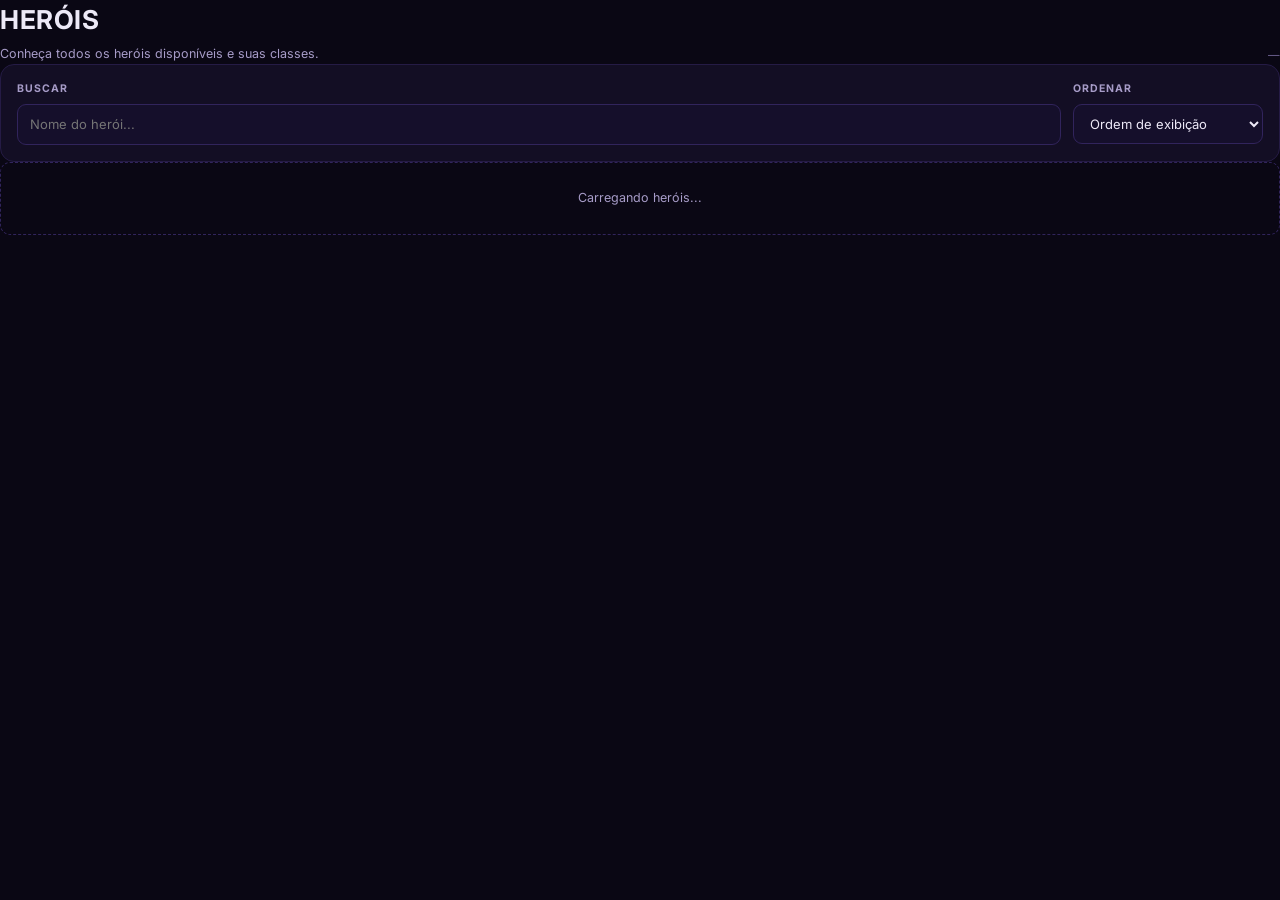
<file: herois.html>
<!DOCTYPE html>
<html lang="pt-BR">
<head>
<script src="./js/guard.js"></script>
<meta charset="UTF-8">
<meta name="viewport" content="width=device-width, initial-scale=1.0">
<title>Heróis — Echo Arena</title>
<link rel="preconnect" href="https://fonts.googleapis.com">
<link rel="preconnect" href="https://fonts.gstatic.com" crossorigin>
<link href="https://fonts.googleapis.com/css2?family=Inter:wght@400;500;600;700&display=swap" rel="stylesheet">
<link rel="stylesheet" href="./css/site.css">
<style>
/* ---- controles ---- */
.tools{display:grid;grid-template-columns:minmax(0,1fr) minmax(140px,190px);gap:12px;
  padding:16px;border:1px solid var(--line);border-radius:14px;background:var(--panel)}
.tools label{display:block;margin-bottom:7px;font-size:10.5px;font-weight:700;
  letter-spacing:.09em;text-transform:uppercase;color:var(--dim)}
.tools input,.tools select{width:100%;background:#150F2B;border:1px solid var(--line2);
  border-radius:9px;padding:10px 12px;color:var(--ink);font:inherit;font-size:13px}
.tools input:focus,.tools select:focus{outline:none;border-color:var(--pur)}

/* ---- grade ---- */
.grid{display:grid;grid-template-columns:repeat(6,minmax(0,1fr));gap:13px}

.hc{position:relative;border-radius:11px;overflow:hidden;background:var(--card);
  transition:.16s;cursor:pointer;border:1px solid transparent}
.hc::before{content:"";position:absolute;inset:0;z-index:5;border-radius:11px;padding:1.3px;
  pointer-events:none;background:var(--class-color,#C9A94A);opacity:.55;
  -webkit-mask:linear-gradient(#000 0 0) content-box,linear-gradient(#000 0 0);
  -webkit-mask-composite:xor;mask-composite:exclude}
.hc:hover{transform:translateY(-3px)}
.hc:hover::before{opacity:1}
.hc .thumb{position:relative;aspect-ratio:112/125}
.hc .thumb .media{position:absolute;inset:0}
.hc .thumb .fade{position:absolute;inset:0;z-index:2;
  background:linear-gradient(0deg,#150F2B 4%,rgba(21,15,43,.55) 32%,transparent 62%)}
.hc .cap{position:absolute;left:0;right:0;bottom:0;z-index:4;padding:9px 8px 11px;text-align:center}
.hc .cap .n{font-size:13.5px;font-weight:700;letter-spacing:.01em;color:var(--class-color,#fff)}
.hc .cap .r{font-size:11px;color:var(--dim);margin-top:1px}
.hc.off{opacity:.45;filter:grayscale(.6)}

/* ---- painel de detalhe ---- */
.hd-backdrop{position:fixed;inset:0;z-index:80;display:none;background:rgba(5,3,11,.78);
  backdrop-filter:blur(4px)}
.hd-backdrop.open{display:block}
.hd{position:fixed;top:0;right:0;bottom:0;z-index:81;width:min(430px,100%);
  display:flex;flex-direction:column;overflow:hidden;border-left:1px solid var(--line2);
  background:var(--panel);transform:translateX(100%);transition:transform .22s ease}
.hd.open{transform:translateX(0)}
.hd-art{position:relative;height:260px;flex:0 0 auto;
  background:radial-gradient(circle at 50% 30%,rgba(139,92,246,.22),transparent 55%),#0b0819}
.hd-art .media{position:absolute;inset:0}
.hd-art .veil{position:absolute;inset:0;z-index:2;
  background:linear-gradient(0deg,var(--panel) 3%,transparent 55%)}
.hd-close{position:absolute;top:14px;right:14px;z-index:5;width:34px;height:34px;
  border:1px solid var(--line2);border-radius:9px;background:rgba(10,7,20,.7);
  color:var(--dim);font-size:15px;backdrop-filter:blur(4px)}
.hd-body{flex:1;overflow-y:auto;padding:20px}
.hd-body h2{font-size:24px;font-weight:700;letter-spacing:.02em;text-transform:uppercase;
  color:var(--class-color,var(--ink))}
.hd-sub{margin-top:5px;color:var(--dim);font-size:13px}
.hd-badges{display:flex;gap:7px;flex-wrap:wrap;margin:14px 0}
.hd-badge{font-size:10px;font-weight:700;letter-spacing:.08em;text-transform:uppercase;
  padding:4px 10px;border-radius:6px;border:1px solid var(--class-color,var(--line2));
  color:var(--class-color,var(--dim));background:#ffffff08}
.hd-badge.off{border-color:#71303b;color:#ff9aaa;background:#2a1016}
.hd-text{margin-top:6px;color:var(--dim);font-size:12.5px;line-height:1.7;white-space:pre-wrap}
.hd-section{margin-top:20px}
.hd-section h3{margin-bottom:10px;font-size:11px;font-weight:800;letter-spacing:.1em;
  text-transform:uppercase;color:var(--faint)}
.hd-stats{display:grid;grid-template-columns:repeat(3,minmax(0,1fr));gap:8px}
.hd-stat{padding:12px 10px;border:1px solid var(--line);border-radius:10px;
  background:#0d0a1c;text-align:center}
.hd-stat span{display:block;color:var(--faint);font-size:9px;text-transform:uppercase;
  letter-spacing:.06em}
.hd-stat strong{display:block;margin-top:5px;font-size:19px}
.hd-cta{display:block;margin-top:20px;padding:13px;border-radius:10px;text-align:center;
  background:linear-gradient(180deg,#8B5CF6,#6D28D9);color:#fff;font-size:12.5px;
  font-weight:700;letter-spacing:.06em;text-transform:uppercase}

@media(max-width:1340px){.grid{grid-template-columns:repeat(5,minmax(0,1fr))}}
@media(max-width:1080px){.grid{grid-template-columns:repeat(4,minmax(0,1fr))}}
@media(max-width:900px){.grid{grid-template-columns:repeat(3,minmax(0,1fr))}}
@media(max-width:640px){
  .grid{grid-template-columns:repeat(2,minmax(0,1fr))}
  .tools{grid-template-columns:1fr}
}
</style>
</head>
<body>
<div data-site-content>

  <header class="page-head">
    <div>
      <h1>Heróis</h1>
      <p>Conheça todos os heróis disponíveis e suas classes.</p>
    </div>
    <div class="page-count" id="count">—</div>
  </header>

  <section class="tools">
    <div>
      <label for="search">Buscar</label>
      <input id="search" type="search" placeholder="Nome do herói..." autocomplete="off">
    </div>
    <div>
      <label for="sort">Ordenar</label>
      <select id="sort">
        <option value="ordem">Ordem de exibição</option>
        <option value="nome">Nome</option>
        <option value="builds">Mais usados</option>
      </select>
    </div>
  </section>

  <div class="filters" id="class-filters"></div>

  <section class="grid" id="grid">
    <div class="loading-card">Carregando heróis...</div>
  </section>

  <div class="hd-backdrop" id="hd-backdrop"></div>

<aside class="hd" id="hero-detail" aria-hidden="true">
  <div class="hd-art">
    <div class="media empty" id="hd-media"></div>
    <div class="veil"></div>
    <button class="hd-close" id="hd-close" aria-label="Fechar">✕</button>
  </div>
  <div class="hd-body" id="hd-body"></div>
</aside>

</div>


<script type="module" src="./js/herois.js"></script>
</body>
</html>
</file>
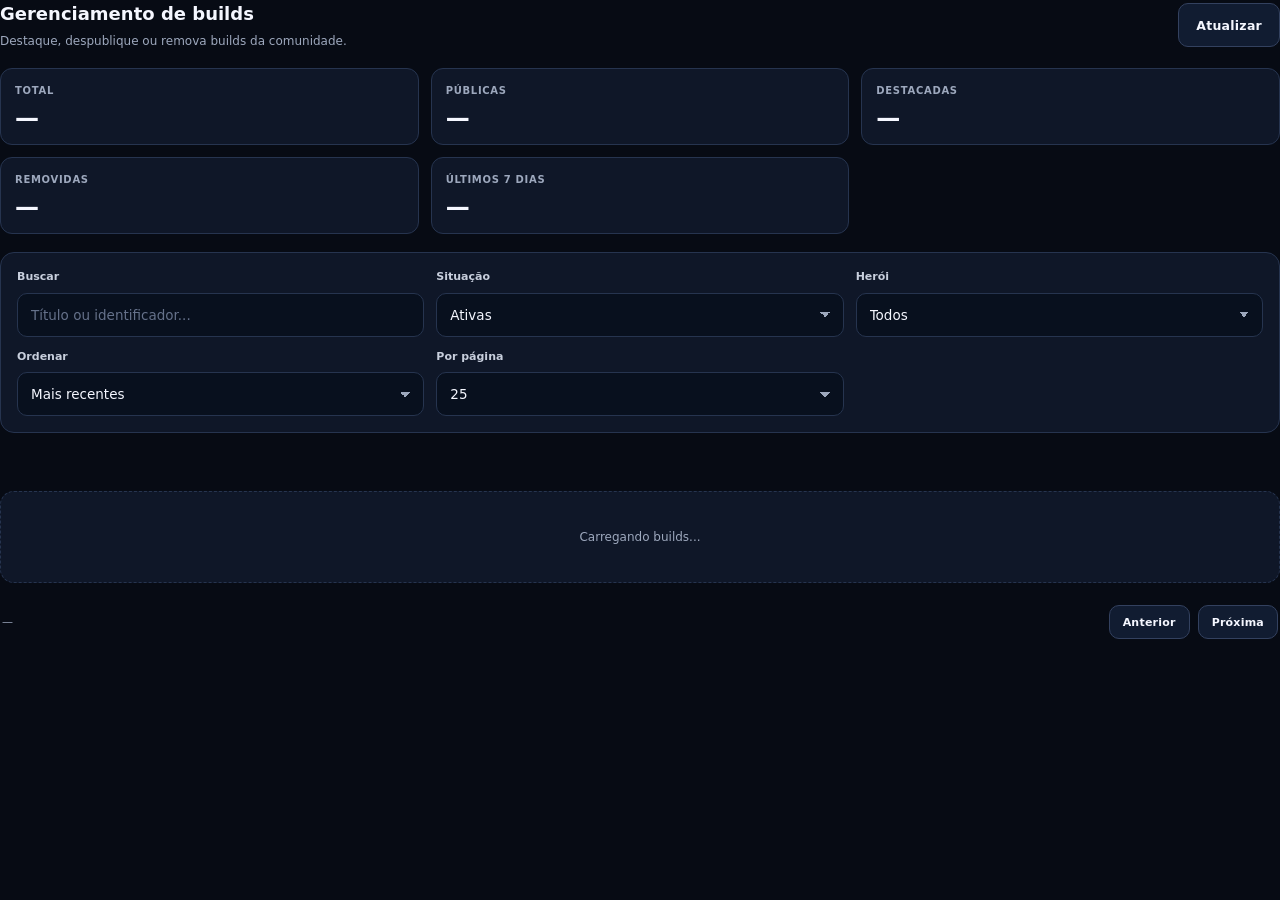
<file: admin/builds.html>
<!DOCTYPE html>
<html lang="pt-BR">
<head>
  <meta charset="UTF-8">
  <meta
    name="viewport"
    content="width=device-width, initial-scale=1"
  >

  <title>Builds — Echo Arena Admin</title>

  <link
    rel="stylesheet"
    href="./css/admin.css"
  >

  <link
    rel="stylesheet"
    href="./css/admin-shell.css"
  >

  <style>
    .builds-page {
      display: grid;
      gap: 18px;
    }

    .builds-toolbar {
      display: flex;
      justify-content: space-between;
      align-items: center;
      gap: 14px;
      flex-wrap: wrap;
    }

    .builds-toolbar-copy strong {
      display: block;
      font-size: 18px;
    }

    .builds-toolbar-copy span {
      display: block;
      margin-top: 5px;
      color: var(--admin-muted);
      font-size: 12px;
    }

    .builds-summary {
      display: grid;
      grid-template-columns: repeat(5, minmax(0, 1fr));
      gap: 12px;
    }

    .builds-summary-card {
      padding: 14px;
      border: 1px solid var(--admin-line);
      border-radius: 12px;
      background: var(--admin-panel);
    }

    .builds-summary-card span {
      display: block;
      color: var(--admin-muted);
      font-size: 10px;
      font-weight: 700;
      text-transform: uppercase;
      letter-spacing: 0.07em;
    }

    .builds-summary-card strong {
      display: block;
      margin-top: 8px;
      font-size: 24px;
      line-height: 1;
    }

    .builds-filters {
      display: grid;
      grid-template-columns:
        minmax(200px, 1fr)
        minmax(140px, 180px)
        minmax(140px, 180px)
        minmax(140px, 180px)
        minmax(110px, 140px);
      gap: 12px;
      padding: 16px;
      border: 1px solid var(--admin-line);
      border-radius: 14px;
      background: var(--admin-panel);
    }

    .builds-filter-field {
      display: grid;
      gap: 7px;
    }

    .builds-filter-field label {
      color: #c8cfdd;
      font-size: 11px;
      font-weight: 700;
    }

    .builds-context {
      display: none;
      justify-content: space-between;
      align-items: center;
      gap: 12px;
      flex-wrap: wrap;
      padding: 12px 16px;
      border: 1px solid #3c3266;
      border-radius: 12px;
      background: #1a1435;
      font-size: 12px;
    }

    .builds-context.is-visible {
      display: flex;
    }

    .builds-message {
      min-height: 22px;
      color: var(--admin-muted);
      font-size: 13px;
    }

    .builds-message.error {
      color: #ff8585;
    }

    .builds-message.ok {
      color: #4ade80;
    }

    .builds-list {
      display: grid;
      gap: 10px;
    }

    .build-card {
      display: grid;
      grid-template-columns:
        minmax(0, 1.5fr)
        minmax(220px, 0.9fr)
        auto;
      gap: 16px;
      align-items: center;
      min-width: 0;
      padding: 15px 16px;
      border: 1px solid var(--admin-line);
      border-left-width: 3px;
      border-radius: 12px;
      background: var(--admin-panel);
    }

    .build-card.is-featured {
      border-left-color: #fbbf24;
    }

    .build-card.is-private {
      border-left-color: #64748b;
    }

    .build-card.is-deleted {
      border-left-color: #f87171;
      background: #1b0f16;
      opacity: 0.75;
    }

    .build-main {
      min-width: 0;
    }

    .build-title {
      display: flex;
      align-items: center;
      gap: 8px;
      flex-wrap: wrap;
      min-width: 0;
    }

    .build-title strong {
      font-size: 13.5px;
      word-break: break-word;
    }

    .build-subtitle {
      margin-top: 5px;
      color: var(--admin-muted);
      font-size: 10px;
      word-break: break-word;
    }

    .build-subtitle a {
      color: #b99eff;
      text-decoration: none;
    }

    .build-subtitle a:hover {
      text-decoration: underline;
    }

    .build-description {
      margin-top: 8px;
      color: var(--admin-muted);
      font-size: 10.5px;
      line-height: 1.55;
      display: -webkit-box;
      -webkit-line-clamp: 2;
      -webkit-box-orient: vertical;
      overflow: hidden;
    }

    .build-badge {
      display: inline-flex;
      align-items: center;
      min-height: 20px;
      padding: 3px 8px;
      border: 1px solid #3c3266;
      border-radius: 999px;
      background: #1d1638;
      color: #c9b7ff;
      font-size: 8.5px;
      font-weight: 800;
      text-transform: uppercase;
      letter-spacing: 0.05em;
    }

    .build-badge.featured {
      border-color: #6f5618;
      background: #2a2009;
      color: #ffd76d;
    }

    .build-badge.private {
      border-color: #3a4560;
      background: #131c2e;
      color: #9fb0cc;
    }

    .build-badge.deleted {
      border-color: #71303b;
      background: #2a1016;
      color: #ff9aaa;
    }

    .build-stats {
      display: grid;
      grid-template-columns: repeat(4, minmax(0, 1fr));
      gap: 7px;
    }

    .build-stat {
      padding: 8px 6px;
      border: 1px solid var(--admin-line);
      border-radius: 9px;
      background: #09111f;
      text-align: center;
    }

    .build-stat span {
      display: block;
      color: var(--admin-muted);
      font-size: 8px;
      text-transform: uppercase;
      letter-spacing: 0.05em;
    }

    .build-stat strong {
      display: block;
      margin-top: 4px;
      font-size: 13px;
    }

    .build-actions {
      display: flex;
      gap: 7px;
      flex-wrap: wrap;
      justify-content: flex-end;
    }

    .build-actions .admin-button {
      min-height: 33px;
      padding: 7px 11px;
      font-size: 10px;
    }

    .build-actions .danger {
      color: #ff9aaa;
      border-color: #71303b;
      background: #2a1016;
    }

    .builds-empty {
      padding: 36px;
      border: 1px dashed var(--admin-line);
      border-radius: 14px;
      background: var(--admin-panel);
      color: var(--admin-muted);
      text-align: center;
      font-size: 12px;
    }

    .builds-pagination {
      display: flex;
      justify-content: space-between;
      align-items: center;
      gap: 14px;
      flex-wrap: wrap;
      padding: 4px 2px;
    }

    .builds-pagination-info {
      color: var(--admin-muted);
      font-size: 11px;
    }

    .builds-pagination-controls {
      display: flex;
      gap: 8px;
    }

    .builds-pagination-controls .admin-button {
      min-height: 34px;
      padding: 7px 13px;
      font-size: 11px;
    }

    @media (max-width: 1280px) {
      .builds-summary {
        grid-template-columns: repeat(3, minmax(0, 1fr));
      }

      .builds-filters {
        grid-template-columns: repeat(3, minmax(0, 1fr));
      }

      .build-card {
        grid-template-columns: minmax(0, 1fr) minmax(200px, auto);
      }

      .build-actions {
        grid-column: 1 / -1;
        justify-content: flex-start;
      }
    }

    @media (max-width: 780px) {
      .builds-summary,
      .builds-filters {
        grid-template-columns: repeat(2, minmax(0, 1fr));
      }

      .build-card {
        grid-template-columns: 1fr;
      }
    }

    @media (max-width: 480px) {
      .builds-summary,
      .builds-filters {
        grid-template-columns: 1fr;
      }
    }
  </style>
</head>

<body>
  <div data-admin-content>
    <section class="builds-page">

      <header class="builds-toolbar">
        <div class="builds-toolbar-copy">
          <strong>
            Gerenciamento de builds
          </strong>

          <span>
            Destaque, despublique ou remova builds da comunidade.
          </span>
        </div>

        <div>
          <button
            id="refresh"
            class="admin-button"
            type="button"
          >
            Atualizar
          </button>
        </div>
      </header>

      <section class="builds-summary">
        <div class="builds-summary-card">
          <span>Total</span>
          <strong id="summary-total">—</strong>
        </div>

        <div class="builds-summary-card">
          <span>Públicas</span>
          <strong id="summary-public">—</strong>
        </div>

        <div class="builds-summary-card">
          <span>Destacadas</span>
          <strong id="summary-featured">—</strong>
        </div>

        <div class="builds-summary-card">
          <span>Removidas</span>
          <strong id="summary-deleted">—</strong>
        </div>

        <div class="builds-summary-card">
          <span>Últimos 7 dias</span>
          <strong id="summary-recent">—</strong>
        </div>
      </section>

      <div
        id="context-bar"
        class="builds-context"
      >
        <span id="context-label">—</span>

        <a
          class="admin-button"
          href="./builds.html"
        >
          Limpar filtro
        </a>
      </div>

      <section class="builds-filters">
        <div class="builds-filter-field">
          <label for="search">
            Buscar
          </label>

          <input
            id="search"
            class="admin-input"
            type="search"
            placeholder="Título ou identificador..."
            autocomplete="off"
          >
        </div>

        <div class="builds-filter-field">
          <label for="status-filter">
            Situação
          </label>

          <select
            id="status-filter"
            class="admin-select"
          >
            <option value="active">Ativas</option>
            <option value="all">Todas</option>
            <option value="public">Públicas</option>
            <option value="private">Privadas</option>
            <option value="featured">Destacadas</option>
            <option value="deleted">Removidas</option>
          </select>
        </div>

        <div class="builds-filter-field">
          <label for="hero-filter">
            Herói
          </label>

          <select
            id="hero-filter"
            class="admin-select"
          >
            <option value="all">Todos</option>
          </select>
        </div>

        <div class="builds-filter-field">
          <label for="sort-filter">
            Ordenar
          </label>

          <select
            id="sort-filter"
            class="admin-select"
          >
            <option value="recent">Mais recentes</option>
            <option value="oldest">Mais antigas</option>
            <option value="views">Mais vistas</option>
            <option value="likes">Mais curtidas</option>
            <option value="rating">Melhor avaliadas</option>
          </select>
        </div>

        <div class="builds-filter-field">
          <label for="page-size">
            Por página
          </label>

          <select
            id="page-size"
            class="admin-select"
          >
            <option value="10">10</option>
            <option value="25" selected>25</option>
            <option value="50">50</option>
          </select>
        </div>
      </section>

      <div
        id="message"
        class="builds-message"
        role="status"
        aria-live="polite"
      ></div>

      <section
        id="builds-list"
        class="builds-list"
      >
        <div class="builds-empty">
          Carregando builds...
        </div>
      </section>

      <div class="builds-pagination">
        <div
          id="pagination-info"
          class="builds-pagination-info"
        >
          —
        </div>

        <div class="builds-pagination-controls">
          <button
            id="prev-page"
            class="admin-button"
            type="button"
          >
            Anterior
          </button>

          <button
            id="next-page"
            class="admin-button"
            type="button"
          >
            Próxima
          </button>
        </div>
      </div>
    </section>
  </div>

  <script type="module">
    import {
      initAdminShell
    } from './js/admin-shell.js';

    const shell =
      await initAdminShell({
        activeId: 'builds',
        pageTitle: 'Builds',
        pageSubtitle: 'Conteúdo da comunidade'
      });

    if (shell) {
      await import(
        './js/builds.js'
      );
    }
  </script>
</body>
</html>
</file>
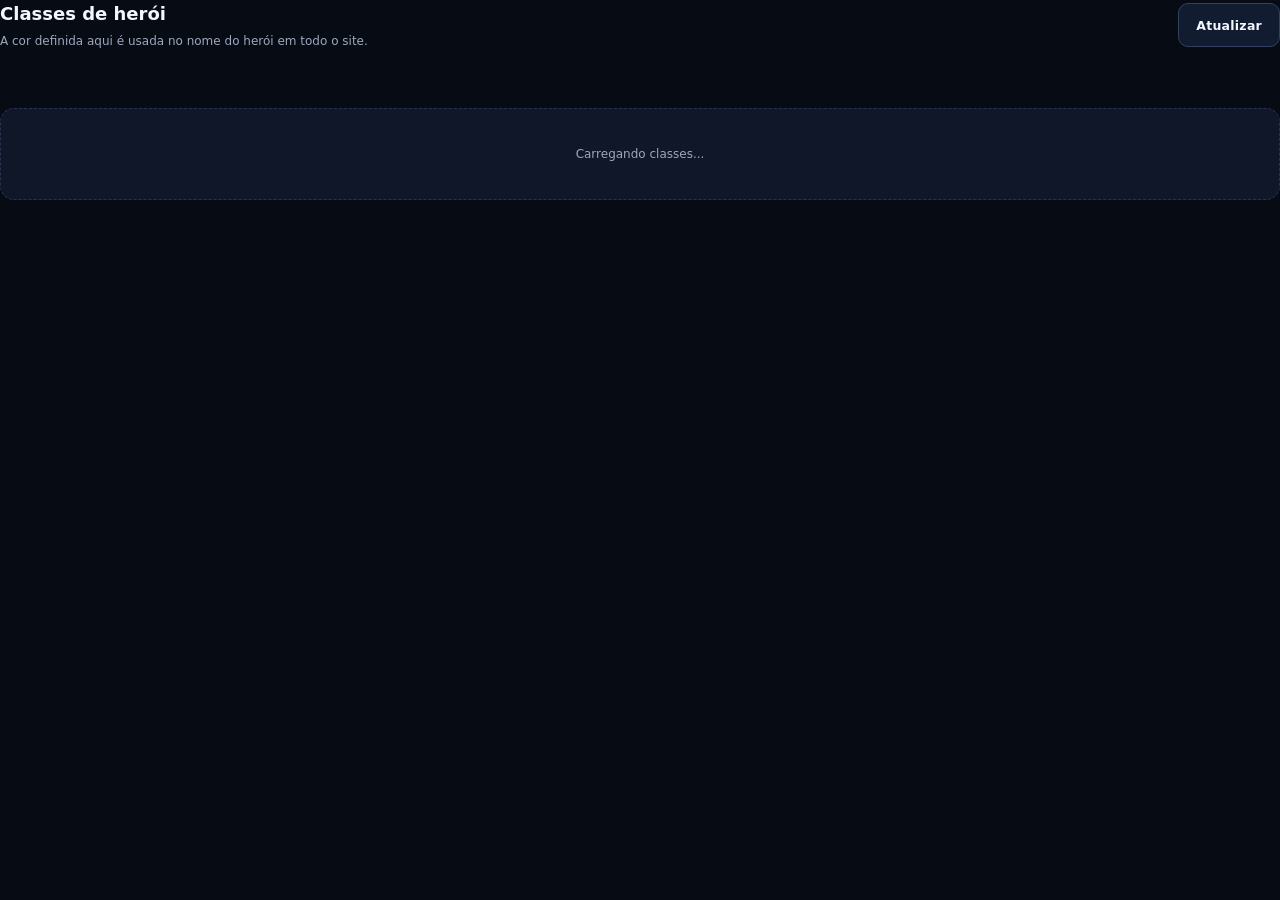
<file: admin/classes.html>
<!DOCTYPE html>
<html lang="pt-BR">
<head>
  <meta charset="UTF-8">
  <meta
    name="viewport"
    content="width=device-width, initial-scale=1"
  >

  <title>Classes — Echo Arena Admin</title>

  <link rel="stylesheet" href="./css/admin.css">
  <link rel="stylesheet" href="./css/admin-shell.css">

  <style>
    .classes-page {
      display: grid;
      gap: 18px;
    }

    .classes-toolbar {
      display: flex;
      justify-content: space-between;
      align-items: center;
      gap: 14px;
      flex-wrap: wrap;
    }

    .classes-toolbar-copy strong {
      display: block;
      font-size: 18px;
    }

    .classes-toolbar-copy span {
      display: block;
      margin-top: 5px;
      color: var(--admin-muted);
      font-size: 12px;
    }

    .classes-message {
      min-height: 22px;
      color: var(--admin-muted);
      font-size: 13px;
    }

    .classes-message.error {
      color: #ff8585;
    }

    .classes-message.ok {
      color: #4ade80;
    }

    .classes-list {
      display: grid;
      gap: 12px;
    }

    .class-row {
      display: grid;
      grid-template-columns:
        minmax(180px, 1fr)
        minmax(150px, 210px)
        minmax(180px, 240px)
        auto;
      gap: 16px;
      align-items: center;
      min-width: 0;
      padding: 15px 16px;
      border: 1px solid var(--admin-line);
      border-left: 3px solid var(--class-color, var(--admin-line));
      border-radius: 12px;
      background: var(--admin-panel);
    }

    .class-identity strong {
      display: block;
      font-size: 14px;
      color: var(--class-color, inherit);
    }

    .class-identity span {
      display: block;
      margin-top: 4px;
      color: var(--admin-muted);
      font-size: 10px;
    }

    .class-field {
      display: grid;
      gap: 6px;
      min-width: 0;
    }

    .class-field label {
      color: var(--admin-muted);
      font-size: 10px;
      font-weight: 700;
      text-transform: uppercase;
      letter-spacing: 0.06em;
    }

    .class-color-controls {
      display: flex;
      gap: 8px;
      align-items: center;
    }

    .class-color-controls input[type="color"] {
      flex: 0 0 44px;
      width: 44px;
      height: 38px;
      padding: 2px;
      border: 1px solid var(--admin-line);
      border-radius: 9px;
      background: #08101e;
      cursor: pointer;
    }

    .class-color-controls input[type="text"] {
      min-width: 0;
      text-transform: uppercase;
    }

    /* Prévia fiel ao card do site público. */
    .class-preview {
      display: flex;
      align-items: center;
      gap: 10px;
      padding: 10px 12px;
      border: 1px solid var(--admin-line);
      border-radius: 10px;
      background: #09111f;
    }

    .class-preview-thumb {
      flex: 0 0 40px;
      width: 40px;
      height: 45px;
      border-radius: 8px;
      background:
        radial-gradient(circle at 50% 35%, var(--class-color, #4c2a7a), #150f2b);
    }

    .class-preview-copy {
      min-width: 0;
    }

    .class-preview-copy strong {
      display: block;
      font-size: 12.5px;
      color: var(--class-color, inherit);
    }

    .class-preview-copy span {
      display: block;
      margin-top: 2px;
      color: var(--admin-muted);
      font-size: 10px;
    }

    .class-actions {
      display: flex;
      gap: 8px;
      flex-wrap: wrap;
      justify-content: flex-end;
    }

    .class-actions .admin-button {
      min-height: 36px;
      padding: 8px 13px;
      font-size: 11px;
    }

    .classes-empty {
      padding: 36px;
      border: 1px dashed var(--admin-line);
      border-radius: 14px;
      background: var(--admin-panel);
      color: var(--admin-muted);
      text-align: center;
      font-size: 12px;
    }

    @media (max-width: 1050px) {
      .class-row {
        grid-template-columns: minmax(0, 1fr) minmax(0, 1fr);
      }

      .class-actions {
        grid-column: 1 / -1;
        justify-content: flex-start;
      }
    }

    @media (max-width: 640px) {
      .class-row {
        grid-template-columns: 1fr;
      }
    }
  </style>
</head>

<body>
  <div data-admin-content>
    <section class="classes-page">

      <header class="classes-toolbar">
        <div class="classes-toolbar-copy">
          <strong>
            Classes de herói
          </strong>

          <span>
            A cor definida aqui é usada no nome do herói em todo o site.
          </span>
        </div>

        <div>
          <button
            id="refresh"
            class="admin-button"
            type="button"
          >
            Atualizar
          </button>
        </div>
      </header>

      <div
        id="message"
        class="classes-message"
        role="status"
        aria-live="polite"
      ></div>

      <section
        id="classes-list"
        class="classes-list"
      >
        <div class="classes-empty">
          Carregando classes...
        </div>
      </section>
    </section>
  </div>

  <script type="module">
    import { initAdminShell } from './js/admin-shell.js';

    const shell = await initAdminShell({
      activeId: 'classes',
      pageTitle: 'Classes',
      pageSubtitle: 'Identidade visual dos heróis'
    });

    if (shell) {
      await import('./js/classes.js');
    }
  </script>
</body>
</html>
</file>
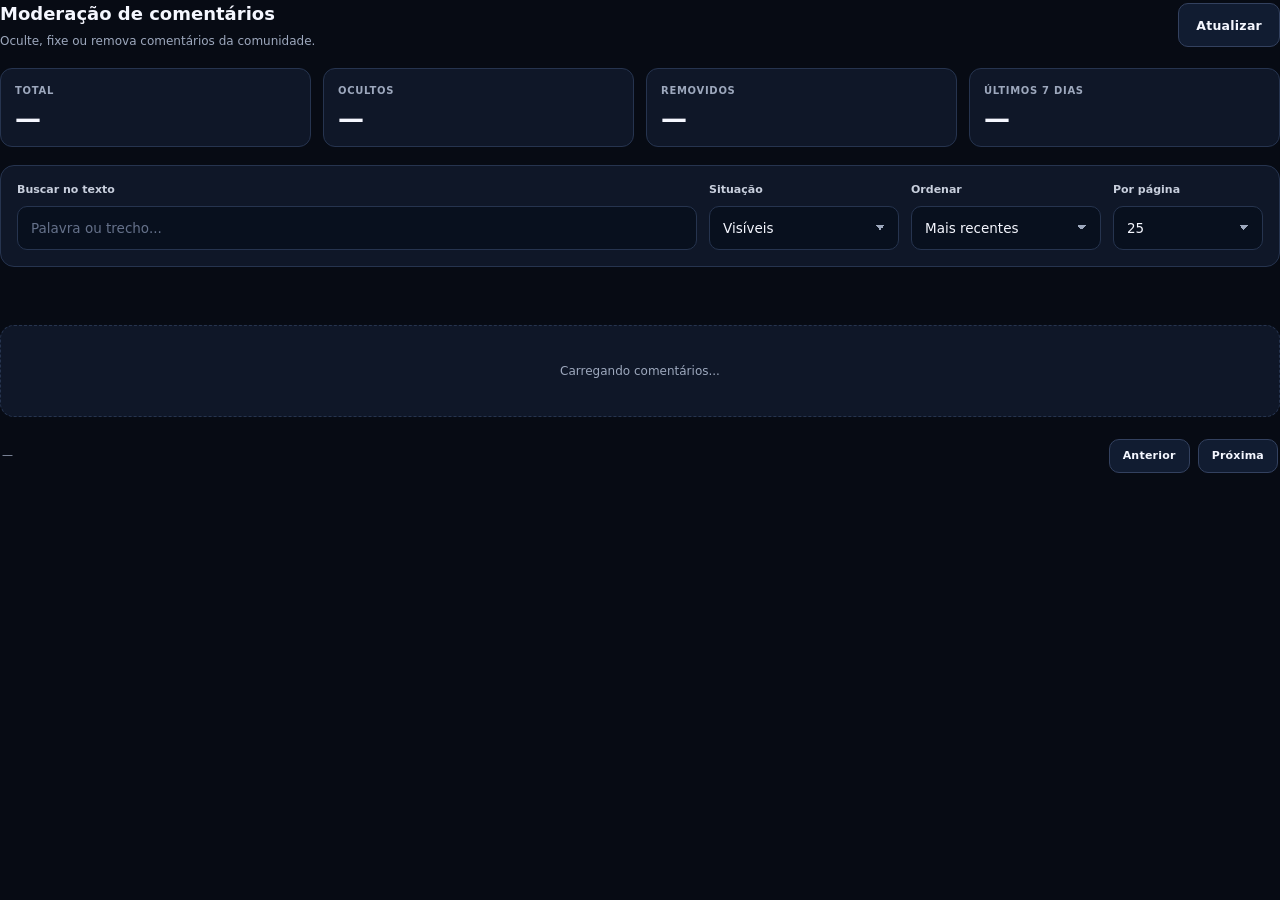
<file: admin/comments.html>
<!DOCTYPE html>
<html lang="pt-BR">
<head>
  <meta charset="UTF-8">
  <meta
    name="viewport"
    content="width=device-width, initial-scale=1"
  >

  <title>Comentários — Echo Arena Admin</title>

  <link
    rel="stylesheet"
    href="./css/admin.css"
  >

  <link
    rel="stylesheet"
    href="./css/admin-shell.css"
  >

  <style>
    .comments-page {
      display: grid;
      gap: 18px;
    }

    .comments-toolbar {
      display: flex;
      justify-content: space-between;
      align-items: center;
      gap: 14px;
      flex-wrap: wrap;
    }

    .comments-toolbar-copy strong {
      display: block;
      font-size: 18px;
    }

    .comments-toolbar-copy span {
      display: block;
      margin-top: 5px;
      color: var(--admin-muted);
      font-size: 12px;
    }

    .comments-summary {
      display: grid;
      grid-template-columns: repeat(4, minmax(0, 1fr));
      gap: 12px;
    }

    .comments-summary-card {
      padding: 14px;
      border: 1px solid var(--admin-line);
      border-radius: 12px;
      background: var(--admin-panel);
    }

    .comments-summary-card span {
      display: block;
      color: var(--admin-muted);
      font-size: 10px;
      font-weight: 700;
      text-transform: uppercase;
      letter-spacing: 0.07em;
    }

    .comments-summary-card strong {
      display: block;
      margin-top: 8px;
      font-size: 26px;
      line-height: 1;
    }

    .comments-filters {
      display: grid;
      grid-template-columns:
        minmax(220px, 1fr)
        minmax(150px, 190px)
        minmax(150px, 190px)
        minmax(120px, 150px);
      gap: 12px;
      padding: 16px;
      border: 1px solid var(--admin-line);
      border-radius: 14px;
      background: var(--admin-panel);
    }

    .comments-filter-field {
      display: grid;
      gap: 7px;
    }

    .comments-filter-field label {
      color: #c8cfdd;
      font-size: 11px;
      font-weight: 700;
    }

    .comments-context {
      display: none;
      justify-content: space-between;
      align-items: center;
      gap: 12px;
      flex-wrap: wrap;
      padding: 12px 16px;
      border: 1px solid #3c3266;
      border-radius: 12px;
      background: #1a1435;
      font-size: 12px;
    }

    .comments-context.is-visible {
      display: flex;
    }

    .comments-message {
      min-height: 22px;
      color: var(--admin-muted);
      font-size: 13px;
    }

    .comments-message.error {
      color: #ff8585;
    }

    .comments-message.ok {
      color: #4ade80;
    }

    .comments-list {
      display: grid;
      gap: 10px;
    }

    .comment-card {
      display: grid;
      gap: 12px;
      min-width: 0;
      padding: 15px 16px;
      border: 1px solid var(--admin-line);
      border-left-width: 3px;
      border-radius: 12px;
      background: var(--admin-panel);
    }

    .comment-card.is-hidden {
      border-left-color: #d97706;
      background: #1c1508;
    }

    .comment-card.is-deleted {
      border-left-color: #f87171;
      background: #1b0f16;
      opacity: 0.75;
    }

    .comment-card.is-pinned {
      border-left-color: #8b5cf6;
    }

    .comment-head {
      display: flex;
      justify-content: space-between;
      align-items: flex-start;
      gap: 14px;
      flex-wrap: wrap;
    }

    .comment-author {
      display: flex;
      align-items: center;
      gap: 11px;
      min-width: 0;
    }

    .comment-avatar {
      flex: 0 0 36px;
      width: 36px;
      height: 36px;
      display: grid;
      place-items: center;
      overflow: hidden;
      border: 1px solid var(--admin-line);
      border-radius: 9px;
      background: #07101f;
      color: var(--admin-muted);
      font-size: 13px;
      font-weight: 700;
    }

    .comment-avatar img {
      width: 100%;
      height: 100%;
      object-fit: cover;
    }

    .comment-author-copy {
      min-width: 0;
    }

    .comment-author-copy strong {
      display: block;
      font-size: 12.5px;
    }

    .comment-author-copy span {
      display: block;
      margin-top: 3px;
      color: var(--admin-muted);
      font-size: 10px;
    }

    .comment-flags {
      display: flex;
      gap: 6px;
      flex-wrap: wrap;
    }

    .comment-badge {
      display: inline-flex;
      align-items: center;
      min-height: 21px;
      padding: 4px 8px;
      border: 1px solid #3c3266;
      border-radius: 999px;
      background: #1d1638;
      color: #c9b7ff;
      font-size: 8.5px;
      font-weight: 800;
      text-transform: uppercase;
      letter-spacing: 0.05em;
    }

    .comment-badge.hidden {
      border-color: #6f5618;
      background: #2a2009;
      color: #ffd76d;
    }

    .comment-badge.deleted {
      border-color: #71303b;
      background: #2a1016;
      color: #ff9aaa;
    }

    .comment-badge.pinned {
      border-color: #4c3a86;
      background: #1d1638;
      color: #c9b7ff;
    }

    .comment-body {
      padding: 12px 14px;
      border: 1px solid var(--admin-line);
      border-radius: 10px;
      background: #09111f;
      font-size: 12.5px;
      line-height: 1.65;
      white-space: pre-wrap;
      word-break: break-word;
    }

    .comment-meta {
      display: flex;
      gap: 14px;
      flex-wrap: wrap;
      color: var(--admin-muted);
      font-size: 10px;
    }

    .comment-meta a {
      color: #b99eff;
      text-decoration: none;
    }

    .comment-meta a:hover {
      text-decoration: underline;
    }

    .comment-actions {
      display: flex;
      gap: 8px;
      flex-wrap: wrap;
    }

    .comment-actions .admin-button {
      min-height: 33px;
      padding: 7px 12px;
      font-size: 10px;
    }

    .comment-actions .danger {
      color: #ff9aaa;
      border-color: #71303b;
      background: #2a1016;
    }

    .comments-empty {
      padding: 36px;
      border: 1px dashed var(--admin-line);
      border-radius: 14px;
      background: var(--admin-panel);
      color: var(--admin-muted);
      text-align: center;
      font-size: 12px;
    }

    .comments-pagination {
      display: flex;
      justify-content: space-between;
      align-items: center;
      gap: 14px;
      flex-wrap: wrap;
      padding: 4px 2px;
    }

    .comments-pagination-info {
      color: var(--admin-muted);
      font-size: 11px;
    }

    .comments-pagination-controls {
      display: flex;
      gap: 8px;
    }

    .comments-pagination-controls .admin-button {
      min-height: 34px;
      padding: 7px 13px;
      font-size: 11px;
    }

    @media (max-width: 1100px) {
      .comments-summary {
        grid-template-columns: repeat(2, minmax(0, 1fr));
      }

      .comments-filters {
        grid-template-columns: repeat(2, minmax(0, 1fr));
      }
    }

    @media (max-width: 780px) {
      .comments-filters {
        grid-template-columns: 1fr;
      }
    }
  </style>
</head>

<body>
  <div data-admin-content>
    <section class="comments-page">

      <header class="comments-toolbar">
        <div class="comments-toolbar-copy">
          <strong>
            Moderação de comentários
          </strong>

          <span>
            Oculte, fixe ou remova comentários da comunidade.
          </span>
        </div>

        <div>
          <button
            id="refresh"
            class="admin-button"
            type="button"
          >
            Atualizar
          </button>
        </div>
      </header>

      <section class="comments-summary">
        <div class="comments-summary-card">
          <span>Total</span>
          <strong id="summary-total">—</strong>
        </div>

        <div class="comments-summary-card">
          <span>Ocultos</span>
          <strong id="summary-hidden">—</strong>
        </div>

        <div class="comments-summary-card">
          <span>Removidos</span>
          <strong id="summary-deleted">—</strong>
        </div>

        <div class="comments-summary-card">
          <span>Últimos 7 dias</span>
          <strong id="summary-recent">—</strong>
        </div>
      </section>

      <div
        id="context-bar"
        class="comments-context"
      >
        <span id="context-label">—</span>

        <a
          class="admin-button"
          href="./comments.html"
        >
          Limpar filtro
        </a>
      </div>

      <section class="comments-filters">
        <div class="comments-filter-field">
          <label for="search">
            Buscar no texto
          </label>

          <input
            id="search"
            class="admin-input"
            type="search"
            placeholder="Palavra ou trecho..."
            autocomplete="off"
          >
        </div>

        <div class="comments-filter-field">
          <label for="status-filter">
            Situação
          </label>

          <select
            id="status-filter"
            class="admin-select"
          >
            <option value="visible">Visíveis</option>
            <option value="all">Todos</option>
            <option value="hidden">Ocultos</option>
            <option value="deleted">Removidos</option>
            <option value="pinned">Fixados</option>
          </select>
        </div>

        <div class="comments-filter-field">
          <label for="sort-filter">
            Ordenar
          </label>

          <select
            id="sort-filter"
            class="admin-select"
          >
            <option value="recent">Mais recentes</option>
            <option value="oldest">Mais antigos</option>
            <option value="likes">Mais curtidos</option>
          </select>
        </div>

        <div class="comments-filter-field">
          <label for="page-size">
            Por página
          </label>

          <select
            id="page-size"
            class="admin-select"
          >
            <option value="10">10</option>
            <option value="25" selected>25</option>
            <option value="50">50</option>
          </select>
        </div>
      </section>

      <div
        id="message"
        class="comments-message"
        role="status"
        aria-live="polite"
      ></div>

      <section
        id="comments-list"
        class="comments-list"
      >
        <div class="comments-empty">
          Carregando comentários...
        </div>
      </section>

      <div class="comments-pagination">
        <div
          id="pagination-info"
          class="comments-pagination-info"
        >
          —
        </div>

        <div class="comments-pagination-controls">
          <button
            id="prev-page"
            class="admin-button"
            type="button"
          >
            Anterior
          </button>

          <button
            id="next-page"
            class="admin-button"
            type="button"
          >
            Próxima
          </button>
        </div>
      </div>
    </section>
  </div>

  <script type="module">
    import {
      initAdminShell
    } from './js/admin-shell.js';

    const shell =
      await initAdminShell({
        activeId: 'comments',
        pageTitle: 'Comentários',
        pageSubtitle: 'Moderação da comunidade'
      });

    if (shell) {
      await import(
        './js/comments.js'
      );
    }
  </script>
</body>
</html>
</file>
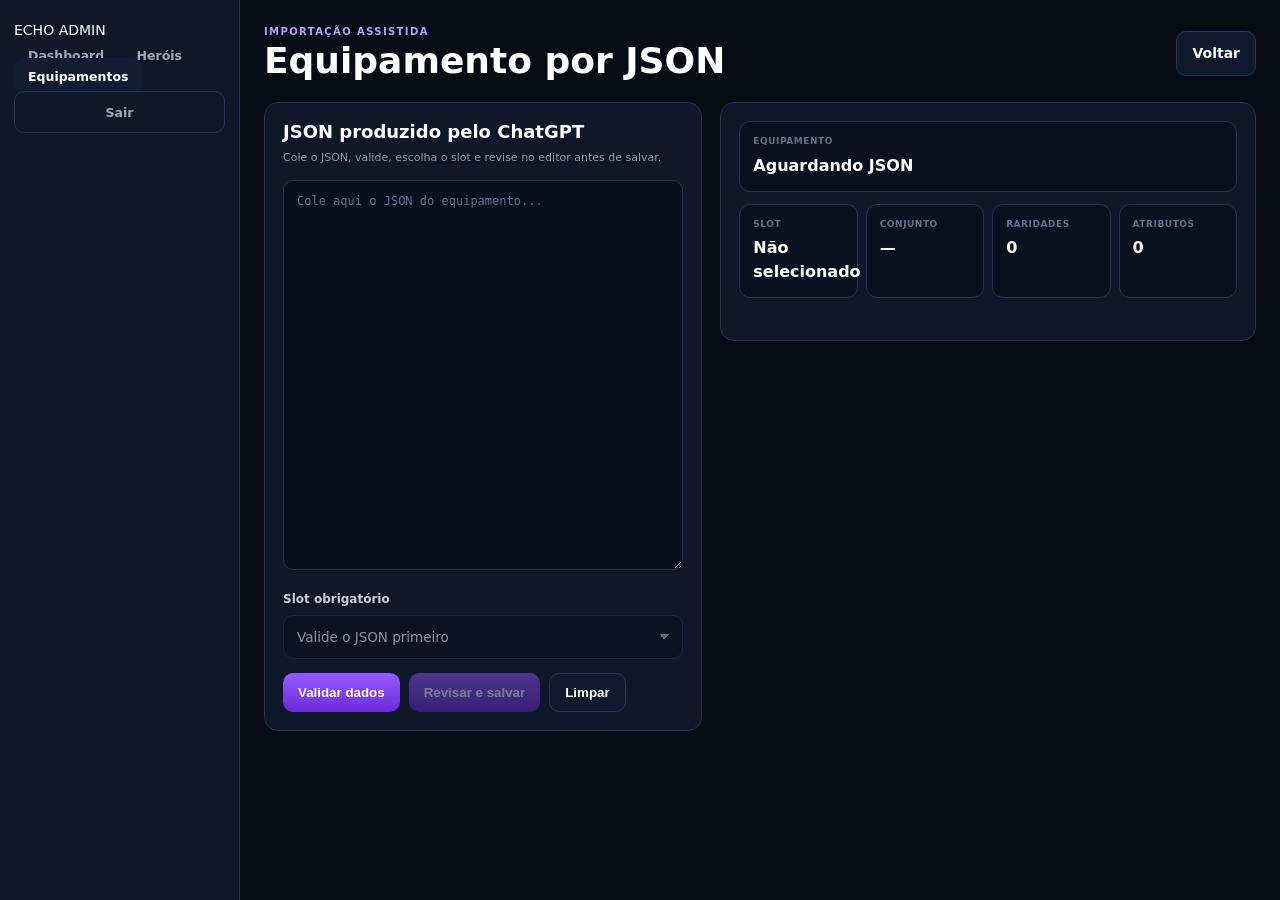
<file: admin/equipment-ai-import.html>
<!doctype html>
<html lang="pt-BR">
<head>
  <meta charset="utf-8">
  <meta
    name="viewport"
    content="width=device-width,initial-scale=1"
  >

  <title>Equipamento por JSON — Echo Admin</title>

  <link
    rel="stylesheet"
    href="./css/admin.css"
  >

  <link
    rel="stylesheet"
    href="./css/equipments.css"
  >

  <style>
    .equipment-ai-page {
      min-height: 100vh;
      display: grid;
      grid-template-columns: 240px minmax(0,1fr);
      background: #070b14;
      color: white;
    }

    .equipment-ai-main {
      min-width: 0;
      padding: 24px;
    }

    .equipment-ai-grid {
      display: grid;
      grid-template-columns: minmax(320px,.9fr) minmax(0,1.1fr);
      gap: 18px;
      align-items: start;
    }

    .equipment-ai-panel {
      min-width: 0;
      padding: 18px;
      border: 1px solid #26344f;
      border-radius: 14px;
      background: #0f1728;
    }

    .equipment-ai-panel h2 {
      margin: 0;
      font-size: 18px;
    }

    .equipment-ai-panel p {
      margin: 6px 0 0;
      color: #8f9aae;
      font-size: 11px;
      line-height: 1.55;
    }

    .equipment-ai-textarea {
      width: 100%;
      min-height: 390px;
      margin-top: 14px;
      resize: vertical;
      font: 12px/1.55 ui-monospace,SFMono-Regular,Menlo,Consolas,monospace;
    }

    .equipment-ai-field {
      display: grid;
      gap: 7px;
      margin-top: 14px;
    }

    .equipment-ai-field label {
      color: #c8cfdd;
      font-size: 12px;
      font-weight: 800;
    }

    .equipment-ai-field select {
      width: 100%;
      min-height: 44px;
    }

    .equipment-ai-actions {
      display: flex;
      gap: 9px;
      flex-wrap: wrap;
      margin-top: 14px;
    }

    .equipment-ai-actions .eq-btn:disabled {
      opacity: .45;
      cursor: not-allowed;
    }

    .equipment-ai-status {
      display: none;
      margin-bottom: 12px;
      padding: 11px 12px;
      border: 1px solid #26344f;
      border-radius: 10px;
      background: #09111f;
      color: #c8cfdd;
      font-size: 11px;
      line-height: 1.55;
    }

    .equipment-ai-status.is-visible {
      display: block;
    }

    .equipment-ai-status.ok {
      border-color: #28583a;
      background: #0c1c14;
      color: #8fd3a6;
    }

    .equipment-ai-status.warn {
      border-color: #6f5618;
      background: #2a2009;
      color: #ffd76d;
    }

    .equipment-ai-status.error {
      border-color: #75353d;
      background: #210d12;
      color: #ff9da5;
    }

    .equipment-ai-review {
      display: grid;
      gap: 12px;
    }

    .equipment-ai-card {
      padding: 13px;
      border: 1px solid #26344f;
      border-radius: 11px;
      background: #09111f;
    }

    .equipment-ai-card small {
      display: block;
      color: #65718a;
      font-size: 9px;
      font-weight: 800;
      letter-spacing: .06em;
      text-transform: uppercase;
    }

    .equipment-ai-card strong {
      display: block;
      margin-top: 5px;
      font-size: 16px;
    }

    .equipment-ai-stats {
      display: grid;
      grid-template-columns: repeat(4,minmax(0,1fr));
      gap: 8px;
    }

    .equipment-ai-rarity-list {
      display: grid;
      gap: 8px;
    }

    .equipment-ai-rarity {
      padding: 10px;
      border: 1px solid #1f2b42;
      border-radius: 9px;
      background: #07101d;
    }

    .equipment-ai-rarity-head {
      display: flex;
      justify-content: space-between;
      gap: 10px;
      align-items: center;
    }

    .equipment-ai-rarity-head strong {
      margin: 0;
      font-size: 12px;
      text-transform: uppercase;
    }

    .equipment-ai-rarity-head span {
      color: #7f8aa0;
      font-size: 9px;
    }

    .equipment-ai-warning {
      padding: 9px 10px;
      border: 1px solid #6f5618;
      border-radius: 8px;
      background: #2a2009;
      color: #ffd76d;
      font-size: 10.5px;
      line-height: 1.5;
    }

    .equipment-ai-success-actions {
      display: none;
      gap: 9px;
      flex-wrap: wrap;
      margin-top: 12px;
    }

    .equipment-ai-success-actions.is-visible {
      display: flex;
    }

    @media (max-width: 980px) {
      .equipment-ai-grid {
        grid-template-columns: 1fr;
      }
    }

    @media (max-width: 760px) {
      .equipment-ai-page {
        grid-template-columns: 1fr;
      }

      .sidebar {
        display: none;
      }

      .equipment-ai-main {
        padding: 14px;
      }

      .equipment-ai-stats {
        grid-template-columns: repeat(2,minmax(0,1fr));
      }
    }
  </style>
</head>

<body>
  <div class="equipment-ai-page">
    <aside class="sidebar">
      <div class="brand">
        ECHO <span>ADMIN</span>
      </div>

      <nav>
        <a href="./index.html">
          Dashboard
        </a>

        <a href="./heroes.html">
          Heróis
        </a>

        <a
          class="active"
          href="./equipments.html"
        >
          Equipamentos
        </a>
      </nav>

      <button
        id="logout"
        class="btn ghost"
      >
        Sair
      </button>
    </aside>

    <main class="equipment-ai-main">
      <header class="eq-head">
        <div>
          <div class="eyebrow">
            Importação assistida
          </div>

          <h1>
            Equipamento por JSON
          </h1>
        </div>

        <a
          class="eq-btn"
          href="./equipments.html"
        >
          Voltar
        </a>
      </header>

      <section class="equipment-ai-grid">
        <article class="equipment-ai-panel">
          <h2>
            JSON produzido pelo ChatGPT
          </h2>

          <p>
            Cole o JSON, valide, escolha o slot e revise no editor antes de salvar.
          </p>

          <textarea
            id="equipment-ai-json"
            class="admin-textarea equipment-ai-textarea"
            spellcheck="false"
            placeholder="Cole aqui o JSON do equipamento..."
          ></textarea>

          <div class="equipment-ai-field">
            <label for="equipment-ai-slot">
              Slot obrigatório
            </label>

            <select
              id="equipment-ai-slot"
              class="admin-select"
              disabled
            >
              <option value="">
                Valide o JSON primeiro
              </option>
            </select>
          </div>

          <div class="equipment-ai-actions">
            <button
              id="equipment-ai-validate"
              type="button"
              class="eq-btn primary"
            >
              Validar dados
            </button>

            <button
              id="equipment-ai-save"
              type="button"
              class="eq-btn primary"
              disabled
            >
              Revisar e salvar
            </button>

            <button
              id="equipment-ai-clear"
              type="button"
              class="eq-btn"
            >
              Limpar
            </button>
          </div>

          <div
            id="equipment-ai-success-actions"
            class="equipment-ai-success-actions"
          >
            <a
              id="equipment-ai-edit-link"
              class="eq-btn"
              href="./equipments.html"
            >
              Editar equipamento
            </a>

            <button
              id="equipment-ai-new"
              type="button"
              class="eq-btn"
            >
              Importar outro
            </button>
          </div>
        </article>

        <article class="equipment-ai-panel">
          <div
            id="equipment-ai-status"
            class="equipment-ai-status"
          ></div>

          <div
            id="equipment-ai-review"
            class="equipment-ai-review"
          >
            <div class="equipment-ai-card">
              <small>Equipamento</small>
              <strong id="review-name">Aguardando JSON</strong>
            </div>

            <div class="equipment-ai-stats">
              <div class="equipment-ai-card">
                <small>Slot</small>
                <strong id="review-slot">Não selecionado</strong>
              </div>

              <div class="equipment-ai-card">
                <small>Conjunto</small>
                <strong id="review-set">—</strong>
              </div>

              <div class="equipment-ai-card">
                <small>Raridades</small>
                <strong id="review-rarities">0</strong>
              </div>

              <div class="equipment-ai-card">
                <small>Atributos</small>
                <strong id="review-attributes">0</strong>
              </div>
            </div>

            <div
              id="review-rarity-list"
              class="equipment-ai-rarity-list"
            ></div>

            <div id="review-warnings"></div>
          </div>
        </article>
      </section>
    </main>
  </div>

  <script
    type="module"
    src="./js/equipment-ai-import.js?v=20260807-json-aliases-7"
  ></script>
</body>
</html>
</file>
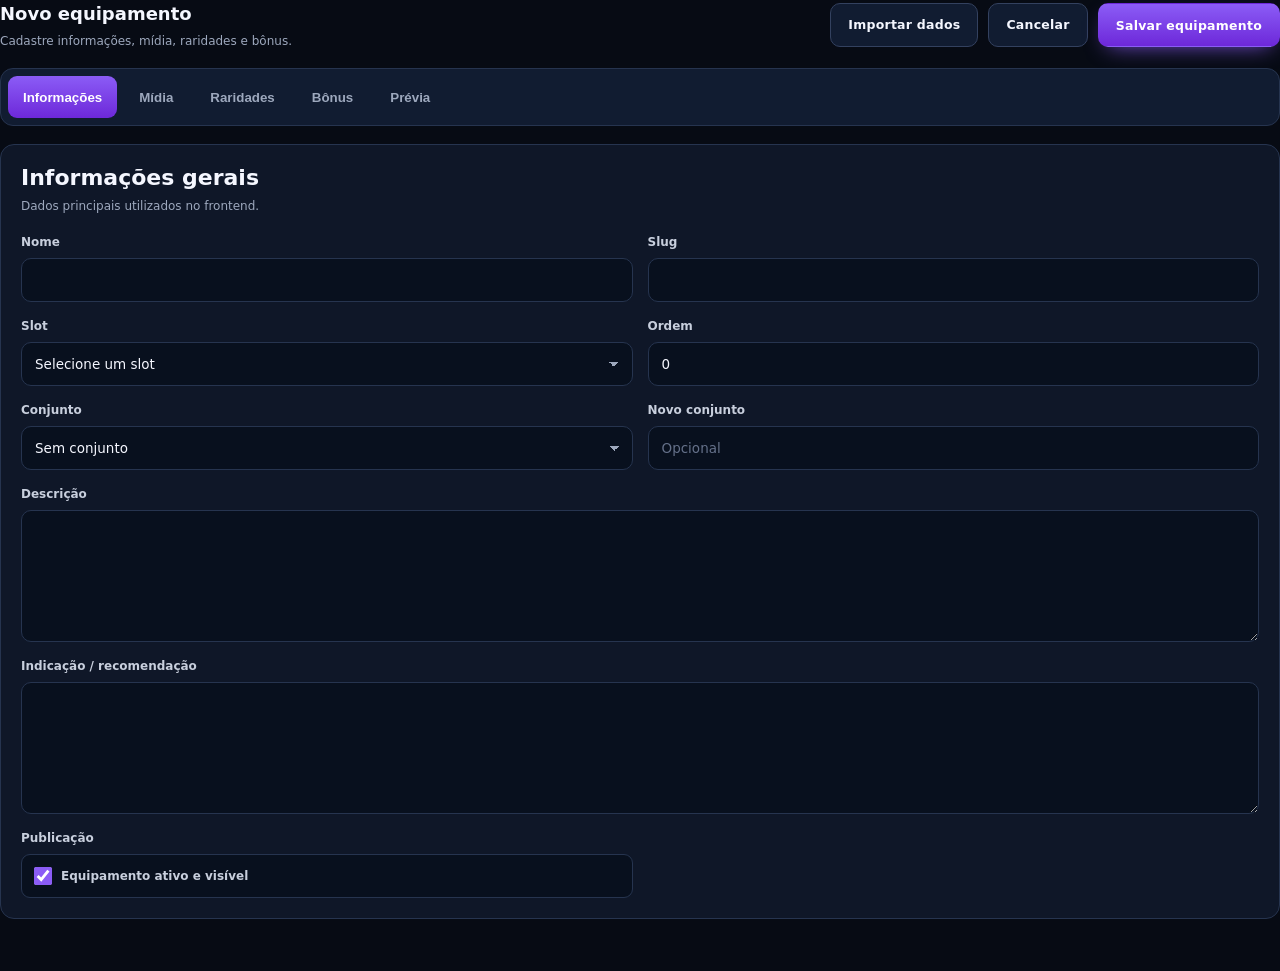
<file: admin/equipment-editor.html>
<!doctype html>
<html lang="pt-BR">
<head>
  <meta charset="utf-8">

  <meta
    name="viewport"
    content="width=device-width, initial-scale=1"
  >

  <title>Editor de equipamento — Echo Arena Admin</title>

  <link
    rel="stylesheet"
    href="./css/admin.css"
  >

  <link
    rel="stylesheet"
    href="./css/admin-shell.css"
  >

  <link
    rel="stylesheet"
    href="./css/equipments.css"
  >

  <style>
    /* =====================================================
       ESTRUTURA GERAL
    ===================================================== */

    .equipment-editor {
      display: grid;
      gap: 18px;
    }

    .equipment-editor-toolbar {
      display: flex;
      justify-content: space-between;
      align-items: center;
      gap: 14px;
      flex-wrap: wrap;
    }

    .equipment-editor-toolbar-copy strong {
      display: block;
      font-size: 18px;
    }

    .equipment-editor-toolbar-copy span {
      display: block;
      margin-top: 5px;
      color: var(--admin-muted);
      font-size: 12px;
    }

    .equipment-editor-toolbar-actions {
      display: flex;
      gap: 10px;
      flex-wrap: wrap;
    }

    .equipment-editor-tabs {
      display: flex;
      gap: 7px;
      overflow-x: auto;
      padding: 7px;
      border: 1px solid var(--admin-line);
      border-radius: 13px;
      background: var(--admin-panel-2);
      scrollbar-width: thin;
    }

    .equipment-editor-tab {
      flex: 0 0 auto;
      min-height: 42px;
      padding: 10px 15px;
      border: 0;
      border-radius: 9px;
      background: transparent;
      color: var(--admin-muted);
      font-weight: 800;
      cursor: pointer;
    }

    .equipment-editor-tab:hover {
      color: white;
      background: #17213a;
    }

    .equipment-editor-tab.is-active {
      color: white;
      background: linear-gradient(
        180deg,
        var(--admin-purple),
        var(--admin-purple-dark)
      );
    }

    .equipment-editor-panel {
      display: none;
    }

    .equipment-editor-panel.is-active {
      display: block;
    }

    .equipment-form-card {
      padding: 20px;
      border: 1px solid var(--admin-line);
      border-radius: 14px;
      background: var(--admin-panel);
    }

    .equipment-section-heading {
      display: flex;
      justify-content: space-between;
      align-items: flex-start;
      gap: 16px;
      margin-bottom: 18px;
      flex-wrap: wrap;
    }

    .equipment-section-heading h2 {
      margin: 0;
      font-size: 22px;
    }

    .equipment-section-heading p {
      margin: 6px 0 0;
      color: var(--admin-muted);
      font-size: 12px;
    }

    /* =====================================================
       INFORMAÇÕES
    ===================================================== */

    .equipment-form-grid {
      display: grid;
      grid-template-columns:
        repeat(2, minmax(0, 1fr));
      gap: 15px;
    }

    .equipment-form-field {
      display: grid;
      gap: 7px;
    }

    .equipment-form-field.full {
      grid-column: 1 / -1;
    }

    .equipment-form-field label,
    .equipment-media-field label {
      color: #c8cfdd;
      font-size: 12px;
      font-weight: 700;
    }

    .equipment-checkbox-field {
      display: flex;
      align-items: center;
      gap: 9px;
      min-height: 44px;
      padding: 10px 12px;
      border: 1px solid var(--admin-line);
      border-radius: 9px;
      background: #08101e;
    }

    .equipment-checkbox-field input {
      width: 18px;
      height: 18px;
      margin: 0;
    }

    /* =====================================================
       MÍDIA
    ===================================================== */

    .equipment-media-layout {
      display: grid;
      grid-template-columns:
        minmax(260px, 0.65fr)
        minmax(0, 1.35fr);
      gap: 18px;
      align-items: start;
    }

    .equipment-media-field {
      display: grid;
      gap: 10px;
      padding: 14px;
      border: 1px solid var(--admin-line);
      border-radius: 12px;
      background: #09111f;
    }

    .preview-large {
      position: relative;
      width: min(280px, 100%);
      aspect-ratio: 1 / 1;
      min-height: 0;
      display: grid;
      place-items: center;
      overflow: hidden;
      border: 1px solid var(--admin-line);
      border-radius: 14px;
      background:
        radial-gradient(
          circle at 50% 45%,
          rgba(139, 92, 246, 0.18),
          transparent 50%
        ),
        #050a12;
      color: var(--admin-muted);
    }

    .preview-large img {
      position: absolute;
      inset: 0;
      width: 100%;
      height: 100%;
      object-fit: cover;
      object-position: center;
    }

    .preview-large::before {
      content: '';
      position: absolute;
      inset: 8%;
      z-index: 2;
      pointer-events: none;
      border: 1px dashed rgba(255, 255, 255, 0.34);
      border-radius: 8px;
    }

    .preview-large::after {
      content: 'ÁREA SEGURA DO CARD';
      position: absolute;
      z-index: 3;
      left: 50%;
      bottom: 10%;
      transform: translateX(-50%);
      padding: 4px 7px;
      border-radius: 6px;
      background: rgba(2, 6, 15, 0.78);
      color: #cbd5e1;
      font-size: 8px;
      font-weight: 900;
      letter-spacing: 0.1em;
      white-space: nowrap;
      pointer-events: none;
    }

    .equipment-media-preview-panel {
      display: grid;
      grid-template-columns: minmax(210px, 280px) minmax(210px, 1fr);
      gap: 18px;
      padding: 16px;
      border: 1px solid var(--admin-line);
      border-radius: 14px;
      background: #09111f;
    }

    .equipment-preview-block {
      min-width: 0;
    }

    .equipment-preview-block > strong {
      display: block;
      margin-bottom: 6px;
      color: #f8fafc;
      font-size: 13px;
    }

    .equipment-preview-block > p {
      min-height: 34px;
      margin: 0 0 12px;
      color: var(--admin-muted);
      font-size: 11px;
      line-height: 1.5;
    }

    .preview-full-image {
      height: 280px;
      display: grid;
      place-items: center;
      overflow: hidden;
      border: 1px solid var(--admin-line);
      border-radius: 12px;
      background:
        linear-gradient(45deg, #101827 25%, transparent 25%),
        linear-gradient(-45deg, #101827 25%, transparent 25%),
        linear-gradient(45deg, transparent 75%, #101827 75%),
        linear-gradient(-45deg, transparent 75%, #101827 75%),
        #080f1c;
      background-size: 18px 18px;
      background-position: 0 0, 0 9px, 9px -9px, -9px 0;
      color: var(--admin-muted);
      font-size: 12px;
    }

    .preview-full-image img {
      width: 100%;
      height: 100%;
      object-fit: contain;
    }

    .equipment-media-tip {
      margin-top: 12px;
      padding: 11px 13px;
      border: 1px solid #4c3a78;
      border-radius: 10px;
      background: rgba(124, 58, 237, 0.09);
      color: #c8b8ee;
      font-size: 11px;
      line-height: 1.55;
    }

    .equipment-crop-controls {
      display: grid;
      gap: 10px;
      margin-top: 12px;
      padding: 12px;
      border: 1px solid #26344d;
      border-radius: 10px;
      background: #07101d;
    }

    .equipment-crop-control {
      display: grid;
      grid-template-columns: 72px 1fr 42px;
      gap: 9px;
      align-items: center;
      color: #aeb9cb;
      font-size: 10px;
      font-weight: 700;
    }

    .equipment-crop-control input {
      width: 100%;
      accent-color: #8b5cf6;
    }

    .equipment-crop-control output {
      color: #e7ecf5;
      text-align: right;
      font-variant-numeric: tabular-nums;
    }

    .equipment-crop-actions {
      display: flex;
      justify-content: space-between;
      gap: 8px;
      align-items: center;
      flex-wrap: wrap;
    }

    .equipment-crop-status {
      color: #91a0b5;
      font-size: 9px;
    }

    @media (max-width: 980px) {
      .equipment-media-layout,
      .equipment-media-preview-panel {
        grid-template-columns: 1fr;
      }

      .preview-large {
        width: min(260px, 100%);
      }

      .preview-full-image {
        height: 240px;
      }
    }

    /* =====================================================
       IMPORTAÇÃO
    ===================================================== */

    .eq-import-banner,
    .eq-import-summary {
      display: none;
    }

    .eq-import-banner.is-visible {
      display: flex;
    }

    .eq-import-summary.is-visible {
      display: block;
    }

    .eq-import-banner {
      gap: 12px;
      align-items: flex-start;
      justify-content: space-between;
      padding: 14px;
      border: 1px solid #6f5618;
      border-radius: 12px;
      background: #2a2009;
      color: #ffd76d;
    }

    .eq-import-banner strong {
      display: block;
      font-size: 13px;
    }

    .eq-import-banner span {
      display: block;
      margin-top: 5px;
      font-size: 11px;
      line-height: 1.5;
    }

    .eq-import-banner-actions {
      display: flex;
      gap: 8px;
      flex-wrap: wrap;
      flex: 0 0 auto;
    }

    .eq-import-summary {
      padding: 14px;
      border: 1px solid var(--admin-line);
      border-radius: 12px;
      background: #09111f;
    }

    .eq-import-summary h3 {
      margin: 0 0 10px;
      font-size: 14px;
    }

    .eq-import-summary-grid {
      display: grid;
      grid-template-columns:
        repeat(4, minmax(0, 1fr));
      gap: 8px;
    }

    .eq-import-summary-grid div {
      padding: 10px;
      border: 1px solid #1f2b42;
      border-radius: 9px;
      background: #07101d;
    }

    .eq-import-summary-grid small {
      display: block;
      color: #65718a;
      font-size: 9px;
      font-weight: 800;
      letter-spacing: 0.06em;
      text-transform: uppercase;
    }

    .eq-import-summary-grid strong {
      display: block;
      margin-top: 4px;
      color: #d7ddeb;
      font-size: 15px;
    }

    .eq-import-warning-list {
      display: grid;
      gap: 7px;
      margin-top: 10px;
    }

    .eq-import-warning {
      padding: 9px 10px;
      border: 1px solid #6f5618;
      border-radius: 8px;
      background: #2a2009;
      color: #ffd76d;
      font-size: 10.5px;
      line-height: 1.5;
    }

    .equipment-change-review {
      display: none;
      padding: 16px;
      border: 1px solid #3a4964;
      border-radius: 14px;
      background: #081321;
    }

    .equipment-change-review.is-visible { display: block; }
    .equipment-change-head { display: flex; justify-content: space-between; align-items: flex-start; gap: 14px; margin-bottom: 14px; flex-wrap: wrap; }
    .equipment-change-head h3 { margin: 0; color: #f8fafc; font-size: 18px; }
    .equipment-change-head p { margin: 5px 0 0; color: var(--admin-muted); font-size: 11px; }
    .equipment-change-summary { display: grid; grid-template-columns: repeat(5, minmax(0, 1fr)); gap: 8px; margin-bottom: 16px; }
    .equipment-change-stat { padding: 11px; border: 1px solid #26344d; border-radius: 10px; background: #07101d; }
    .equipment-change-stat strong { display: block; color: #f8fafc; font-size: 20px; }
    .equipment-change-stat small { color: #7e8ca4; font-size: 8px; font-weight: 900; letter-spacing: .08em; text-transform: uppercase; }
    .equipment-change-group { margin-top: 14px; }
    .equipment-change-group h4 { margin: 0 0 7px; color: #94a3b8; font-size: 10px; letter-spacing: .12em; text-transform: uppercase; }
    .equipment-change-row { display: grid; grid-template-columns: minmax(130px, .55fr) minmax(0, 1.45fr); gap: 12px; padding: 11px 12px; border: 1px solid #26344d; border-radius: 9px; background: #091525; margin-top: 7px; }
    .equipment-change-row > strong { color: #e7ecf5; font-size: 11px; }
    .equipment-change-values { display: grid; grid-template-columns: 1fr auto 1fr; gap: 9px; align-items: center; min-width: 0; font-size: 11px; }
    .equipment-change-before, .equipment-change-after { padding: 7px 8px; border-radius: 7px; word-break: break-word; }
    .equipment-change-before { background: rgba(239,68,68,.09); color: #fda4af; }
    .equipment-change-after { background: rgba(34,197,94,.09); color: #86efac; }
    .equipment-change-arrow { color: #64748b; font-weight: 900; }
    .equipment-change-empty { padding: 30px 12px; text-align: center; color: #9aa7ba; font-size: 12px; }

    @media (max-width: 760px) {
      .equipment-change-summary { grid-template-columns: repeat(2, minmax(0, 1fr)); }
      .equipment-change-row, .equipment-change-values { grid-template-columns: 1fr; }
      .equipment-change-arrow { transform: rotate(90deg); justify-self: center; }
    }

    /* =====================================================
       RARIDADES — VISUAL COMPACTO E PROFISSIONAL

       Mantém as classes e a estrutura esperadas pelo
       equipment-editor.js. A alteração é somente visual.
    ===================================================== */

    #rarities {
      display: grid;
      gap: 8px;
    }

    .rarity-card {
      position: relative;
      display: grid;
      grid-template-columns:
        minmax(130px, 0.18fr)
        minmax(0, 0.82fr);
      gap: 14px;
      align-items: center;
      min-height: 68px;
      padding: 10px 12px;
      overflow: hidden;
      border: 1px solid #26344f;
      border-radius: 11px;
      background:
        linear-gradient(
          90deg,
          rgba(255, 255, 255, 0.025),
          transparent 34%
        ),
        #09111f;
      transition:
        border-color 0.18s ease,
        background 0.18s ease,
        transform 0.18s ease;
    }

    .rarity-card:hover {
      border-color: #3b4d70;
      background:
        linear-gradient(
          90deg,
          rgba(139, 92, 246, 0.06),
          transparent 38%
        ),
        #0a1424;
    }

    .rarity-card::before {
      content: "";
      position: absolute;
      inset: 0 auto 0 0;
      width: 3px;
      background: currentColor;
      opacity: 0.72;
    }

    .rarity-head {
      min-width: 0;
      display: flex;
      align-items: center;
      justify-content: flex-start;
      gap: 10px;
      margin: 0;
      padding: 0 6px 0 4px;
    }

    .rarity-title {
      min-width: 0;
      font-size: 13px;
      font-weight: 900;
      line-height: 1.2;
      white-space: nowrap;
      overflow: hidden;
      text-overflow: ellipsis;
    }

    .rarity-head > button {
      margin-left: auto;
      min-height: 34px;
      padding: 7px 10px;
      border-radius: 8px;
      font-size: 10px;
      white-space: nowrap;
    }

    .attrs {
      min-width: 0;
      display: grid;
      gap: 7px;
    }

    .attr-row {
      min-width: 0;
      display: grid;
      grid-template-columns:
        minmax(180px, 1fr)
        minmax(110px, 0.32fr)
        38px;
      gap: 7px;
      align-items: center;
    }

    .attr-row input {
      width: 100%;
      min-width: 0;
      min-height: 36px;
      padding: 8px 10px;
      border: 1px solid #26344f;
      border-radius: 8px;
      background: #050c18;
      color: white;
      font-size: 11px;
      outline: none;
    }

    .attr-row input:focus {
      border-color: var(--admin-purple);
      box-shadow:
        0 0 0 3px rgba(139, 92, 246, 0.1);
    }

    .attr-row .danger,
    .attr-row button {
      width: 38px;
      min-width: 38px;
      min-height: 36px;
      padding: 0;
      display: grid;
      place-items: center;
      border-radius: 8px;
      font-size: 13px;
    }

    .rarity-card:has(.attr-row:nth-child(2)) {
      align-items: start;
    }

    .rarity-card:has(.attr-row:nth-child(2)) .rarity-head {
      padding-top: 2px;
    }

    /* Cabeçalho discreto, somente em telas largas */
    .rarities-column-guide {
      display: grid;
      grid-template-columns:
        minmax(130px, 0.18fr)
        minmax(0, 0.82fr);
      gap: 14px;
      padding: 0 13px 3px;
      color: #65718a;
      font-size: 9px;
      font-weight: 800;
      letter-spacing: 0.08em;
      text-transform: uppercase;
    }

    .rarities-column-guide-right {
      display: grid;
      grid-template-columns:
        minmax(180px, 1fr)
        minmax(110px, 0.32fr)
        38px;
      gap: 7px;
    }

    /* =====================================================
       BÔNUS
    ===================================================== */

    #bonuses {
      display: grid;
      gap: 12px;
    }

    .set-bonus-row {
      display: grid;
      grid-template-columns:
        110px
        minmax(180px, 0.45fr)
        minmax(0, 1fr)
        auto;
      gap: 9px;
      padding: 14px;
      border: 1px solid var(--admin-line);
      border-radius: 12px;
      background: #09111f;
    }

    .set-bonus-row input {
      width: 100%;
      min-height: 42px;
      padding: 10px 12px;
      border: 1px solid var(--admin-line);
      border-radius: 8px;
      background: #050c18;
      color: white;
    }

    /* =====================================================
       PRÉVIA E MENSAGENS
    ===================================================== */

    .equipment-preview-grid {
      display: grid;
      grid-template-columns:
        repeat(3, minmax(0, 1fr));
      gap: 10px;
    }

    .equipment-preview-item {
      padding: 13px;
      border: 1px solid var(--admin-line);
      border-radius: 10px;
      background: #09111f;
    }

    .equipment-preview-item span {
      display: block;
      color: var(--admin-muted);
      font-size: 9px;
      text-transform: uppercase;
      letter-spacing: 0.08em;
    }

    .equipment-preview-item strong {
      display: block;
      margin-top: 5px;
      font-size: 16px;
      overflow-wrap: anywhere;
    }

    #message {
      min-height: 22px;
      color: var(--admin-muted);
      font-size: 13px;
    }

    #message.error {
      color: #ff8585;
    }

    #message.ok {
      color: #4ade80;
    }

    /* =====================================================
       RESPONSIVIDADE
    ===================================================== */

    @media (max-width: 1050px) {
      .rarity-card {
        grid-template-columns: 1fr;
        gap: 8px;
      }

      .rarity-head {
        padding: 0;
      }

      .rarities-column-guide {
        display: none;
      }
    }

    @media (max-width: 900px) {
      .equipment-media-layout,
      .equipment-form-grid {
        grid-template-columns: 1fr;
      }

      .equipment-form-field.full {
        grid-column: auto;
      }

      .equipment-preview-grid {
        grid-template-columns: 1fr;
      }
    }

    @media (max-width: 760px) {
      .equipment-editor-toolbar-actions {
        width: 100%;
      }

      .equipment-editor-toolbar-actions .admin-button,
      .equipment-editor-toolbar-actions button {
        flex: 1 1 100%;
        justify-content: center;
      }

      .eq-import-banner {
        flex-direction: column;
      }

      .eq-import-summary-grid {
        grid-template-columns:
          repeat(2, minmax(0, 1fr));
      }

      .rarity-card {
        padding: 10px;
      }

      .rarity-head {
        flex-wrap: wrap;
      }

      .rarity-head > button {
        flex: 1 1 100%;
        margin-left: 0;
      }

      .attr-row {
        grid-template-columns:
          minmax(0, 1fr)
          minmax(92px, 0.38fr)
          38px;
      }

      .set-bonus-row {
        grid-template-columns: 1fr;
      }
    }

    @media (max-width: 520px) {
      .attr-row {
        grid-template-columns:
          minmax(0, 1fr)
          38px;
      }

      .attr-row input:nth-of-type(2) {
        grid-column: 1 / 2;
      }

      .attr-row button {
        grid-column: 2;
        grid-row: 1 / span 2;
        height: 100%;
      }
    }
  </style>
</head>

<body>
  <div data-admin-content>
    <form
      id="form"
      class="equipment-editor"
      novalidate
    >
      <header class="equipment-editor-toolbar">
        <div class="equipment-editor-toolbar-copy">
          <strong id="page-title">
            Novo equipamento
          </strong>

          <span>
            Cadastre informações, mídia, raridades e bônus.
          </span>
        </div>

        <div class="equipment-editor-toolbar-actions">
          <a
            id="equipment-import-data-link"
            class="admin-button"
            href="./equipment-ai-import.html"
          >
            Importar dados
          </a>

          <a
            class="admin-button"
            href="./equipments.html"
          >
            Cancelar
          </a>

          <button
            class="admin-button primary"
            type="submit"
          >
            Salvar equipamento
          </button>
        </div>
      </header>

      <nav
        class="equipment-editor-tabs"
        aria-label="Seções do editor"
      >
        <button
          type="button"
          class="equipment-editor-tab is-active"
          data-tab="general"
        >
          Informações
        </button>

        <button
          type="button"
          class="equipment-editor-tab"
          data-tab="media"
        >
          Mídia
        </button>

        <button
          type="button"
          class="equipment-editor-tab"
          data-tab="rarities"
        >
          Raridades
        </button>

        <button
          type="button"
          class="equipment-editor-tab"
          data-tab="bonuses"
        >
          Bônus
        </button>

        <button
          type="button"
          class="equipment-editor-tab"
          data-tab="preview"
        >
          Prévia
        </button>
      </nav>

      <section
        id="import-banner"
        class="eq-import-banner"
      >
        <div>
          <strong>
            Dados importados aplicados ao formulário
          </strong>

          <span id="import-banner-text">
            Revise todos os campos antes de salvar.
          </span>
        </div>

        <div class="eq-import-banner-actions">
          <button
            id="undo-import"
            type="button"
            class="admin-button"
          >
            Desfazer preenchimento
          </button>

          <a
            class="admin-button"
            href="./equipment-ai-import.html"
          >
            Voltar ao importador
          </a>
        </div>
      </section>

      <section
        id="import-summary"
        class="eq-import-summary"
      >
        <h3>
          Resumo da importação
        </h3>

        <div class="eq-import-summary-grid">
          <div>
            <small>Raridades</small>
            <strong id="import-rarity-count">0</strong>
          </div>

          <div>
            <small>Atributos</small>
            <strong id="import-attribute-count">0</strong>
          </div>

          <div>
            <small>Bônus</small>
            <strong id="import-bonus-count">0</strong>
          </div>

          <div>
            <small>Correspondências</small>
            <strong id="import-match-count">0</strong>
          </div>
        </div>

        <div
          id="import-warnings"
          class="eq-import-warning-list"
        ></div>
      </section>

      <section
        id="equipment-change-review"
        class="equipment-change-review"
        aria-live="polite"
      ></section>

      <!-- INFORMAÇÕES -->

      <section
        class="equipment-editor-panel is-active"
        data-panel="general"
      >
        <article class="equipment-form-card">
          <div class="equipment-section-heading">
            <div>
              <h2>Informações gerais</h2>

              <p>
                Dados principais utilizados no frontend.
              </p>
            </div>
          </div>

          <div class="equipment-form-grid">
            <div class="equipment-form-field">
              <label for="name">Nome</label>

              <input
                id="name"
                class="admin-input"
                required
              >
            </div>

            <div class="equipment-form-field">
              <label for="slug">Slug</label>

              <input
                id="slug"
                class="admin-input"
                required
              >
            </div>

            <div class="equipment-form-field">
              <label for="slot-id">Slot</label>

              <select
                id="slot-id"
                class="admin-select"
                required
              >
                <option value="">
                  Selecione um slot
                </option>
              </select>
            </div>

            <div class="equipment-form-field">
              <label for="display-order">Ordem</label>

              <input
                id="display-order"
                class="admin-input"
                type="number"
                value="0"
              >
            </div>

            <div class="equipment-form-field">
              <label for="set-id">Conjunto</label>

              <select
                id="set-id"
                class="admin-select"
              >
                <option value="">
                  Sem conjunto
                </option>
              </select>
            </div>

            <div class="equipment-form-field">
              <label for="new-set-name">
                Novo conjunto
              </label>

              <input
                id="new-set-name"
                class="admin-input"
                placeholder="Opcional"
              >
            </div>

            <div class="equipment-form-field full">
              <label for="description">Descrição</label>

              <textarea
                id="description"
                class="admin-textarea"
                rows="5"
              ></textarea>
            </div>

            <div class="equipment-form-field full">
              <label for="recommendation">
                Indicação / recomendação
              </label>

              <textarea
                id="recommendation"
                class="admin-textarea"
                rows="5"
              ></textarea>
            </div>

            <div class="equipment-form-field">
              <label>Publicação</label>

              <label class="equipment-checkbox-field">
                <input
                  id="enabled"
                  type="checkbox"
                  checked
                >

                <span>
                  Equipamento ativo e visível
                </span>
              </label>
            </div>
          </div>
        </article>
      </section>

      <!-- MÍDIA -->

      <section
        class="equipment-editor-panel"
        data-panel="media"
      >
        <article class="equipment-form-card">
          <div class="equipment-section-heading">
            <div>
              <h2>Mídia do equipamento</h2>

              <p>
                Selecione e confira a imagem antes de salvar.
              </p>
            </div>
          </div>

          <div class="equipment-media-layout">
            <div class="equipment-media-field">
              <label for="image-file">
                Imagem do item
              </label>

              <input
                id="image-file"
                class="admin-input"
                type="file"
                accept="image/png,image/jpeg,image/webp,image/gif"
              >
            </div>

            <div>
              <div class="equipment-media-preview-panel">
                <div class="equipment-preview-block">
                  <strong>Como aparecerá no frontend</strong>

                  <p>
                    Enquadramento quadrado usado no seletor de equipamentos.
                  </p>

                  <div
                    id="preview-image"
                    class="preview-large"
                  >
                    Selecione uma imagem
                  </div>

                  <div class="equipment-crop-controls">
                    <label class="equipment-crop-control">
                      <span>Zoom</span>
                      <input id="equipment-crop-zoom" type="range" min="100" max="220" value="100">
                      <output id="equipment-crop-zoom-value">100%</output>
                    </label>

                    <label class="equipment-crop-control">
                      <span>Horizontal</span>
                      <input id="equipment-crop-x" type="range" min="-30" max="30" value="0">
                      <output id="equipment-crop-x-value">0</output>
                    </label>

                    <label class="equipment-crop-control">
                      <span>Vertical</span>
                      <input id="equipment-crop-y" type="range" min="-30" max="30" value="0">
                      <output id="equipment-crop-y-value">0</output>
                    </label>

                    <div class="equipment-crop-actions">
                      <button id="equipment-crop-reset" type="button" class="admin-button">
                        Centralizar
                      </button>

                      <span id="equipment-crop-status" class="equipment-crop-status">
                        O recorte será aplicado ao salvar.
                      </span>
                    </div>
                  </div>
                </div>

                <div class="equipment-preview-block">
                  <strong>Imagem completa</strong>

                  <p>
                    Arquivo original sem cortes ou ampliação.
                  </p>

                  <div
                    id="preview-full-image"
                    class="preview-full-image"
                  >
                    Selecione uma imagem
                  </div>
                </div>
              </div>

              <div class="equipment-media-tip">
                A moldura tracejada mostra a área segura. Mantenha o objeto principal dentro dela para evitar cortes no frontend.
              </div>
            </div>
          </div>
        </article>
      </section>

      <!-- RARIDADES -->

      <section
        class="equipment-editor-panel"
        data-panel="rarities"
      >
        <article class="equipment-form-card">
          <div class="equipment-section-heading">
            <div>
              <h2>Raridades e atributos</h2>

              <p>
                Visual compacto para revisar todas as raridades sem sobrecarregar a tela.
              </p>
            </div>
          </div>

          <div
            class="rarities-column-guide"
            aria-hidden="true"
          >
            <span>Raridade</span>

            <div class="rarities-column-guide-right">
              <span>Atributo</span>
              <span>Valor</span>
              <span></span>
            </div>
          </div>

          <div id="rarities"></div>
        </article>
      </section>

      <!-- BÔNUS -->

      <section
        class="equipment-editor-panel"
        data-panel="bonuses"
      >
        <article class="equipment-form-card">
          <div class="equipment-section-heading">
            <div>
              <h2>Bônus do conjunto</h2>

              <p>
                Cadastre os bônus de 2, 4 e 6 peças.
              </p>
            </div>

            <button
              type="button"
              class="admin-button"
              id="add-bonus"
            >
              Adicionar bônus
            </button>
          </div>

          <div id="bonuses"></div>
        </article>
      </section>

      <!-- PRÉVIA -->

      <section
        class="equipment-editor-panel"
        data-panel="preview"
      >
        <article class="equipment-form-card">
          <div class="equipment-section-heading">
            <div>
              <h2>Pré-visualização</h2>

              <p>
                Resumo rápido do cadastro atual.
              </p>
            </div>
          </div>

          <div class="equipment-preview-grid">
            <div class="equipment-preview-item">
              <span>Nome</span>

              <strong id="equipment-preview-name">
                Novo equipamento
              </strong>
            </div>

            <div class="equipment-preview-item">
              <span>Slug</span>

              <strong id="equipment-preview-slug">
                —
              </strong>
            </div>

            <div class="equipment-preview-item">
              <span>Publicação</span>

              <strong id="equipment-preview-enabled">
                Ativo
              </strong>
            </div>
          </div>
        </article>
      </section>

      <div
        id="message"
        class="eq-message"
        role="status"
        aria-live="polite"
      ></div>
    </form>
  </div>

  <script type="module">
    import {
      initAdminShell
    } from './js/admin-shell.js';

    const params =
      new URLSearchParams(location.search);

    let importedDraft = null;

    try {
      importedDraft = JSON.parse(
        sessionStorage.getItem(
          'equipment-import-draft'
        ) || 'null'
      );
    } catch {
      importedDraft = null;
    }

    const editing =
      Boolean(params.get('id'));

    const importDataLink =
      document.getElementById(
        'equipment-import-data-link'
      );

    function updateImportReturnLink() {
      if (!importDataLink) {
        return;
      }

      const currentEditorUrl =
        `./equipment-editor.html${location.search}`;

      importDataLink.href =
        `./equipment-ai-import.html?returnTo=${encodeURIComponent(
          currentEditorUrl
        )}`;
    }

    updateImportReturnLink();

    importDataLink?.addEventListener(
      'click',
      updateImportReturnLink
    );

    const shell =
      await initAdminShell({
        activeId:
          editing
            ? 'equipments-list'
            : 'equipment-new',

        pageTitle:
          editing
            ? 'Editar equipamento'
            : 'Novo equipamento',

        pageSubtitle:
          'Gerenciamento de equipamentos'
      });

    if (shell) {
      const buttons = [
        ...document.querySelectorAll(
          '[data-tab]'
        )
      ];

      const panels = [
        ...document.querySelectorAll(
          '[data-panel]'
        )
      ];

      function activateTab(tabName) {
        const validTab =
          buttons.some(
            button =>
              button.dataset.tab === tabName
          )
            ? tabName
            : 'general';

        buttons.forEach(button => {
          button.classList.toggle(
            'is-active',
            button.dataset.tab === validTab
          );
        });

        panels.forEach(panel => {
          panel.classList.toggle(
            'is-active',
            panel.dataset.panel === validTab
          );
        });

        const url =
          new URL(location.href);

        url.searchParams.set(
          'tab',
          validTab
        );

        history.replaceState(
          {},
          '',
          url
        );
      }

      buttons.forEach(button => {
        button.addEventListener(
          'click',
          () => {
            activateTab(
              button.dataset.tab
            );
          }
        );
      });

      activateTab(
        params.get('tab') ||
        'general'
      );

      const name =
        document.getElementById('name');

      const slug =
        document.getElementById('slug');

      const enabled =
        document.getElementById('enabled');

      function updatePreview() {
        document
          .getElementById(
            'equipment-preview-name'
          )
          .textContent =
            name?.value.trim() ||
            'Novo equipamento';

        document
          .getElementById(
            'equipment-preview-slug'
          )
          .textContent =
            slug?.value.trim() ||
            '—';

        document
          .getElementById(
            'equipment-preview-enabled'
          )
          .textContent =
            enabled?.checked
              ? 'Ativo'
              : 'Inativo';
      }

      name?.addEventListener(
        'input',
        updatePreview
      );

      slug?.addEventListener(
        'input',
        updatePreview
      );

      enabled?.addEventListener(
        'change',
        updatePreview
      );

      await import(
        './js/equipment-editor.js?v=20260808-validation-1'
      );

      const {
        initEquipmentEditorEnhancements
      } = await import(
        './js/equipment-editor-enhancements.js?v=20260808-validation-1'
      );

      await initEquipmentEditorEnhancements({
        params,
        importedDraft
      });

      updatePreview();
    }
  </script>
</body>
</html>
</file>
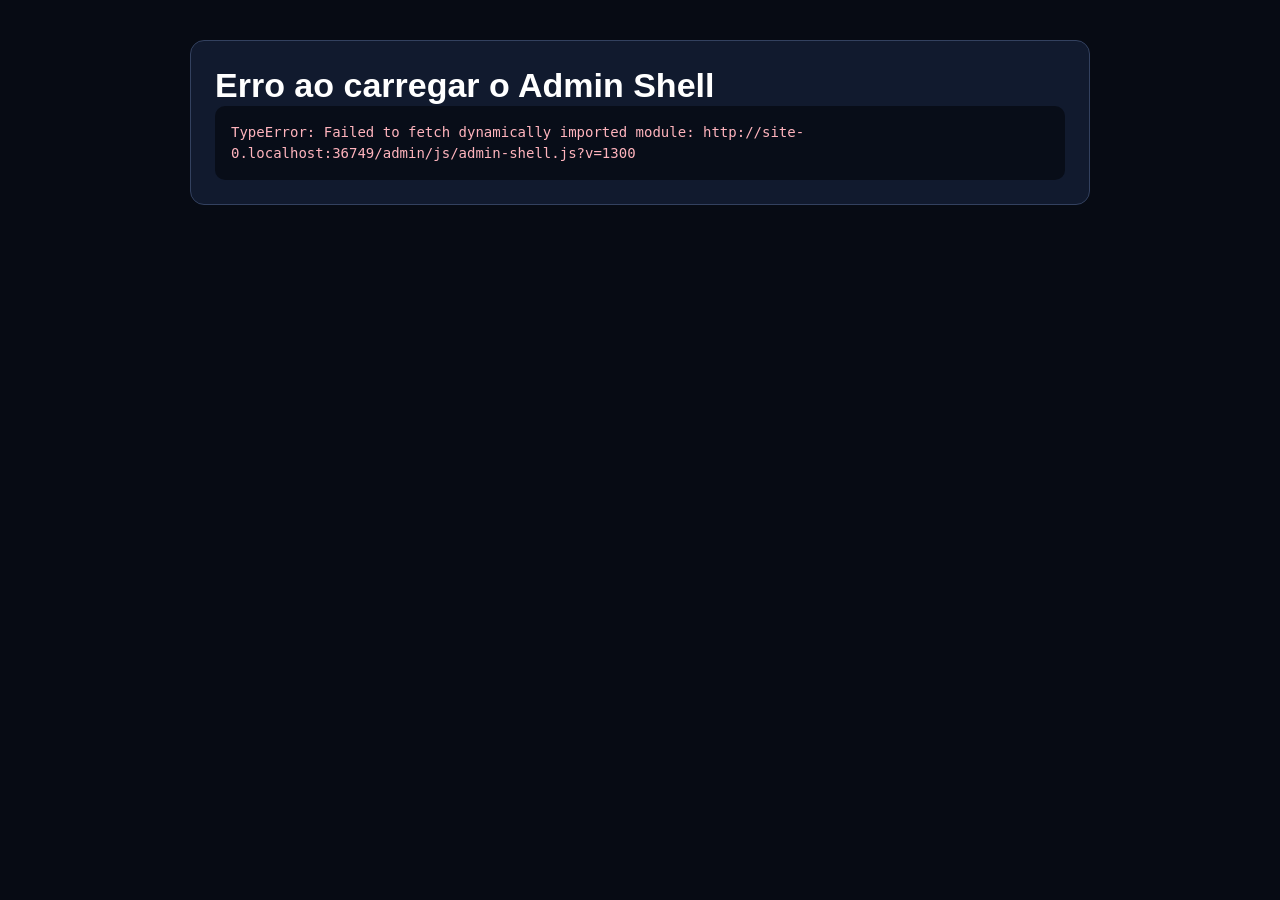
<file: admin/equipments.html>
<!doctype html>
<html lang="pt-BR">
<head>
  <meta charset="utf-8">

  <meta
    name="viewport"
    content="width=device-width, initial-scale=1"
  >

  <title>Equipamentos — Echo Arena Admin</title>

  <link
    rel="stylesheet"
    href="./css/admin.css"
  >

  <link
    rel="stylesheet"
    href="./css/admin-shell.css"
  >

  <style>
    .equipments-page {
      display: grid;
      gap: 16px;
    }

    .equipments-toolbar {
      display: flex;
      justify-content: space-between;
      align-items: center;
      gap: 14px;
      flex-wrap: wrap;
    }

    .equipments-toolbar-copy strong {
      display: block;
      font-size: 18px;
    }

    .equipments-toolbar-copy span {
      display: block;
      margin-top: 5px;
      color: var(--admin-muted);
      font-size: 12px;
    }

    .equipments-toolbar-actions {
      display: flex;
      gap: 9px;
      flex-wrap: wrap;
    }

    .equipment-filters {
      display: grid;
      grid-template-columns:
        minmax(220px, 1fr)
        minmax(170px, 220px)
        minmax(170px, 220px);
      gap: 10px;
      padding: 14px;
      border: 1px solid var(--admin-line);
      border-radius: 13px;
      background: var(--admin-panel);
    }

    .equipment-filter-field {
      display: grid;
      gap: 6px;
    }

    .equipment-filter-field label {
      color: #c8cfdd;
      font-size: 10px;
      font-weight: 700;
    }

    /* =====================================================
       GRADE COMPACTA
    ===================================================== */

    .equipment-list {
      display: grid;
      grid-template-columns:
        repeat(auto-fill, minmax(250px, 1fr));
      gap: 11px;
      align-items: stretch;
    }

    .equipment-card {
      min-width: 0;
      overflow: hidden;
      display: grid;
      grid-template-rows: 128px minmax(0, 1fr);
      border: 1px solid var(--admin-line);
      border-radius: 12px;
      background: var(--admin-panel);
      transition:
        transform 0.16s ease,
        border-color 0.16s ease,
        box-shadow 0.16s ease;
    }

    .equipment-card:hover {
      transform: translateY(-2px);
      border-color: rgba(139, 92, 246, 0.5);
      box-shadow:
        0 12px 28px rgba(0, 0, 0, 0.2);
    }

    .equipment-card-media {
      position: relative;
      height: 128px;
      display: grid;
      place-items: center;
      overflow: hidden;
      border-bottom: 1px solid var(--admin-line);
      background:
        radial-gradient(
          circle at 50% 48%,
          rgba(139, 92, 246, 0.16),
          transparent 56%
        ),
        #07101f;
    }

    .equipment-card-media img {
      width: 100%;
      height: 100%;
      padding: 7px;
      object-fit: contain;
    }

    .equipment-card-media-empty {
      color: var(--admin-muted);
      font-size: 10px;
    }

    .equipment-card-body {
      min-width: 0;
      display: grid;
      grid-template-rows:
        auto
        auto
        auto;
      align-content: start;
      gap: 10px;
      padding: 12px;
    }

    .equipment-card-heading {
      min-width: 0;
    }

    .equipment-card-heading h2 {
      margin: 0;
      font-size: 15px;
      line-height: 1.25;
      white-space: nowrap;
      overflow: hidden;
      text-overflow: ellipsis;
    }

    .equipment-card-heading p {
      margin: 4px 0 0;
      overflow: hidden;
      color: var(--admin-muted);
      font-size: 9px;
      line-height: 1.3;
      white-space: nowrap;
      text-overflow: ellipsis;
    }

    .equipment-card-meta {
      display: grid;
      grid-template-columns:
        repeat(2, minmax(0, 1fr));
      gap: 6px;
    }

    .equipment-meta-item {
      min-width: 0;
      padding: 7px 8px;
      border: 1px solid var(--admin-line);
      border-radius: 8px;
      background: #09111f;
    }

    .equipment-meta-item span {
      display: block;
      color: var(--admin-muted);
      font-size: 7px;
      font-weight: 700;
      letter-spacing: 0.08em;
      text-transform: uppercase;
    }

    .equipment-meta-item strong {
      display: block;
      margin-top: 3px;
      font-size: 10px;
      line-height: 1.25;
      white-space: nowrap;
      overflow: hidden;
      text-overflow: ellipsis;
    }

    .equipment-card-actions {
      display: grid;
      grid-template-columns:
        repeat(2, minmax(0, 1fr));
      gap: 6px;
    }

    .equipment-card-actions .admin-button {
      justify-content: center;
      min-width: 0;
      min-height: 34px;
      padding: 7px 9px;
      border-radius: 8px;
      font-size: 10px;
      text-align: center;
    }

    .equipment-card-actions .danger {
      color: #ff9aaa;
      border-color: #71303b;
      background: #2a1016;
    }

    .equipment-card-actions .danger:hover {
      border-color: #9a3f4e;
      background: #38141c;
    }

    .equipment-message {
      min-height: 20px;
      color: var(--admin-muted);
      font-size: 12px;
    }

    .equipment-message.error {
      color: #ff8585;
    }

    .equipment-message.ok {
      color: #4ade80;
    }

    .equipment-empty {
      grid-column: 1 / -1;
      padding: 32px;
      border: 1px dashed var(--admin-line);
      border-radius: 13px;
      background: var(--admin-panel);
      color: var(--admin-muted);
      text-align: center;
      font-size: 12px;
    }

    /* =====================================================
       RESPONSIVIDADE
    ===================================================== */

    @media (min-width: 1550px) {
      .equipment-list {
        grid-template-columns:
          repeat(auto-fill, minmax(235px, 1fr));
      }
    }

    @media (max-width: 1050px) {
      .equipment-list {
        grid-template-columns:
          repeat(auto-fill, minmax(230px, 1fr));
      }
    }

    @media (max-width: 780px) {
      .equipment-filters {
        grid-template-columns: 1fr;
      }

      .equipments-toolbar-actions {
        width: 100%;
      }

      .equipments-toolbar-actions .admin-button {
        flex: 1 1 100%;
        justify-content: center;
      }

      .equipment-list {
        grid-template-columns:
          repeat(2, minmax(0, 1fr));
      }
    }

    @media (max-width: 560px) {
      .equipment-list {
        grid-template-columns: 1fr;
      }

      .equipment-card {
        grid-template-columns: 96px minmax(0, 1fr);
        grid-template-rows: auto;
      }

      .equipment-card-media {
        width: 96px;
        height: 100%;
        min-height: 150px;
        border-right: 1px solid var(--admin-line);
        border-bottom: 0;
      }

      .equipment-card-body {
        padding: 10px;
      }

      .equipment-card-meta {
        grid-template-columns: 1fr;
      }
    }
  </style>
</head>

<body>
  <div data-admin-content>
    <section class="equipments-page">

      <header class="equipments-toolbar">
        <div class="equipments-toolbar-copy">
          <strong>
            Gerenciamento de equipamentos
          </strong>

          <span>
            Consulte, importe, edite ou remova equipamentos.
          </span>
        </div>

        <div class="equipments-toolbar-actions">
          <a
            class="admin-button"
            href="./equipment-ai-import.html"
          >
            Importar por JSON
          </a>

          <a
            class="admin-button"
            href="./equipment-import.html"
          >
            Importar por print
          </a>

          <a
            class="admin-button primary"
            href="./equipment-editor.html"
          >
            Novo equipamento
          </a>
        </div>
      </header>

      <section class="equipment-filters">
        <div class="equipment-filter-field">
          <label for="search">
            Buscar
          </label>

          <input
            id="search"
            class="admin-input"
            type="search"
            placeholder="Nome, conjunto ou slot..."
            autocomplete="off"
          >
        </div>

        <div class="equipment-filter-field">
          <label for="set-filter">
            Conjunto
          </label>

          <select
            id="set-filter"
            class="admin-select"
          >
            <option value="all">
              Todos os conjuntos
            </option>
          </select>
        </div>

        <div class="equipment-filter-field">
          <label for="slot-filter">
            Slot
          </label>

          <select
            id="slot-filter"
            class="admin-select"
          >
            <option value="all">
              Todos os slots
            </option>
          </select>
        </div>
      </section>

      <div
        id="message"
        class="equipment-message"
        role="status"
        aria-live="polite"
      ></div>

      <section
        id="equipment-list"
        class="equipment-list"
      >
        <div class="equipment-empty">
          Carregando equipamentos...
        </div>
      </section>
    </section>
  </div>

  <script type="module">
    function showFatalError(title, error) {
      document.body.innerHTML = `
        <main style="
          max-width: 900px;
          margin: 40px auto;
          padding: 24px;
          font-family: Arial, sans-serif;
          color: white;
          background: #111a2e;
          border: 1px solid #33415f;
          border-radius: 14px;
        ">
          <h1 style="margin-top: 0;">
            ${title}
          </h1>

          <pre style="
            padding: 16px;
            overflow: auto;
            white-space: pre-wrap;
            color: #ffb4bd;
            background: #080d18;
            border-radius: 10px;
          "></pre>
        </main>
      `;

      document.querySelector('pre').textContent =
        error?.stack ||
        error?.message ||
        String(error);
    }

    try {
      const shellModule = await import(
        './js/admin-shell.js?v=1300'
      );

      const shell =
        await shellModule.initAdminShell({
          activeId: 'equipments-list',
          pageTitle: 'Equipamentos',
          pageSubtitle: 'Gerenciamento de conteúdo'
        });

      if (!shell) {
        throw new Error(
          'O Admin Shell não foi inicializado.'
        );
      }

      try {
        await import(
          './js/equipments.js?v=1300'
        );
      } catch (error) {
        showFatalError(
          'Erro ao carregar equipments.js',
          error
        );
      }
    } catch (error) {
      showFatalError(
        'Erro ao carregar o Admin Shell',
        error
      );
    }
  </script>
</body>
</html>
</file>
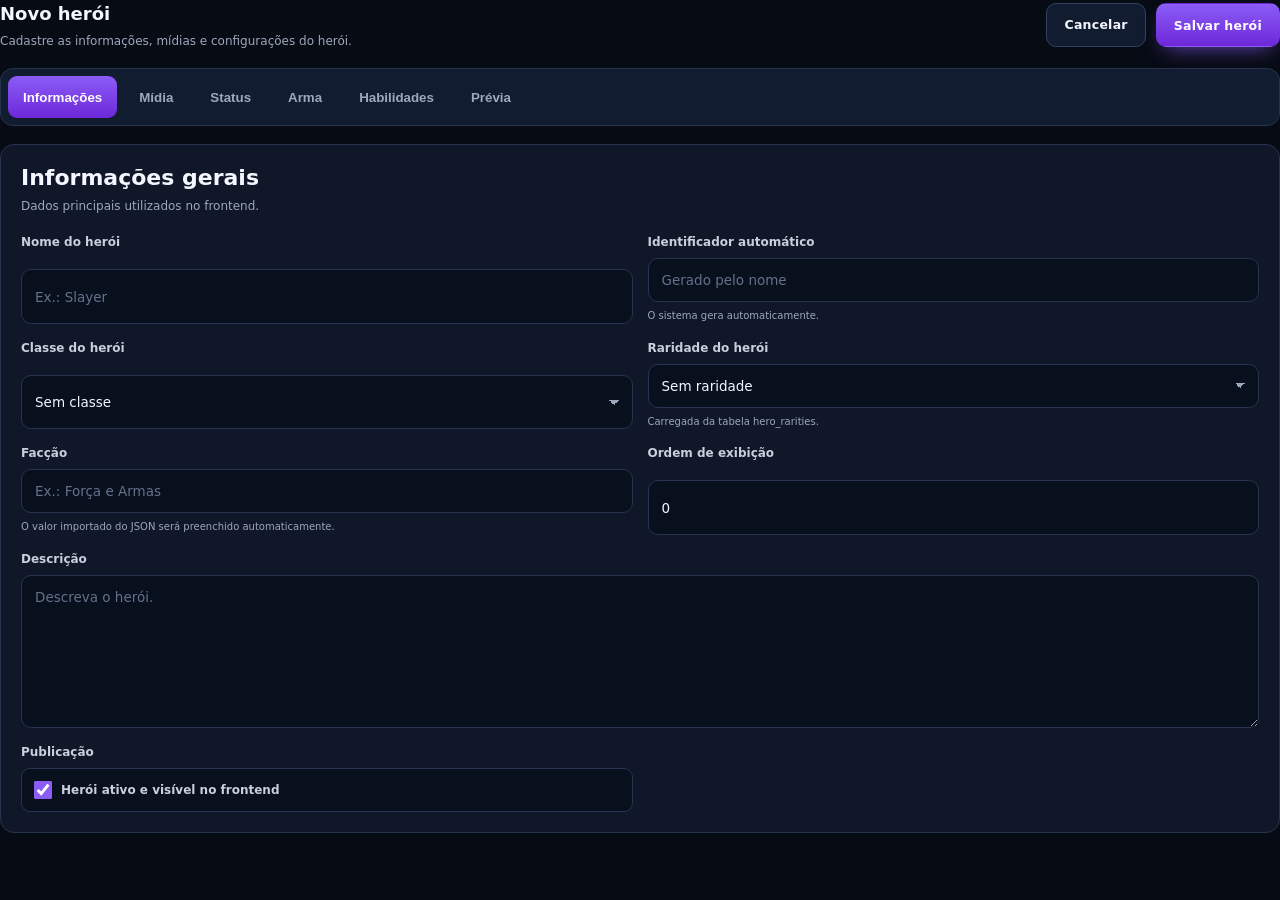
<file: admin/hero-editor.html>
<!DOCTYPE html>
<html lang="pt-BR">
<head>
  <meta charset="UTF-8">

  <meta
    name="viewport"
    content="width=device-width, initial-scale=1.0"
  >

  <title>Editor de Herói — Echo Arena Admin</title>

  <link rel="stylesheet" href="./css/admin.css">
  <link rel="stylesheet" href="./css/admin-shell.css">

  <style>
    .hero-editor {
      display: grid;
      gap: 18px;
    }

    .hero-editor-toolbar {
      display: flex;
      justify-content: space-between;
      align-items: center;
      gap: 14px;
      flex-wrap: wrap;
    }

    .hero-editor-toolbar-copy strong {
      display: block;
      font-size: 18px;
    }

    .hero-editor-toolbar-copy span {
      display: block;
      margin-top: 5px;
      color: var(--admin-muted);
      font-size: 12px;
    }

    .hero-editor-toolbar-actions {
      display: flex;
      gap: 10px;
      flex-wrap: wrap;
    }

    .hero-editor-tabs {
      display: flex;
      gap: 7px;
      overflow-x: auto;
      padding: 7px;
      border: 1px solid var(--admin-line);
      border-radius: 13px;
      background: var(--admin-panel-2);
    }

    .hero-editor-tab {
      flex: 0 0 auto;
      min-height: 42px;
      padding: 10px 15px;
      border: 0;
      border-radius: 9px;
      background: transparent;
      color: var(--admin-muted);
      font-weight: 800;
      cursor: pointer;
    }

    .hero-editor-tab:hover {
      color: white;
      background: #17213a;
    }

    .hero-editor-tab.is-active {
      color: white;
      background: linear-gradient(
        180deg,
        var(--admin-purple),
        var(--admin-purple-dark)
      );
    }

    .hero-editor-panel {
      display: none;
    }

    .hero-editor-panel.is-active {
      display: block;
    }

    .hero-form-card {
      padding: 20px;
      border: 1px solid var(--admin-line);
      border-radius: 14px;
      background: var(--admin-panel);
    }

    .hero-section-heading {
      display: flex;
      justify-content: space-between;
      align-items: flex-start;
      gap: 16px;
      margin-bottom: 18px;
    }

    .hero-section-heading h2 {
      margin: 0;
      font-size: 22px;
    }

    .hero-section-heading p {
      margin: 6px 0 0;
      color: var(--admin-muted);
      font-size: 12px;
    }

    .hero-form-grid {
      display: grid;
      grid-template-columns: repeat(2, minmax(0, 1fr));
      gap: 15px;
    }

    .hero-form-field {
      display: grid;
      gap: 7px;
    }

    .hero-form-field.full {
      grid-column: 1 / -1;
    }

    .hero-form-field label,
    .hero-media-field > label {
      color: #c8cfdd;
      font-size: 12px;
      font-weight: 700;
    }

    .hero-field-help {
      color: var(--admin-muted);
      font-size: 10px;
      line-height: 1.45;
    }

    .hero-checkbox-field {
      display: flex;
      align-items: center;
      gap: 9px;
      min-height: 44px;
      padding: 10px 12px;
      border: 1px solid var(--admin-line);
      border-radius: 9px;
      background: #08101e;
    }

    .hero-checkbox-field input {
      width: 18px;
      height: 18px;
      margin: 0;
    }

    /* =====================================================
       MÍDIA
    ===================================================== */

    .hero-media-grid {
      display: grid;
      grid-template-columns: repeat(3, minmax(0, 1fr));
      gap: 14px;
    }

    .hero-media-field {
      min-width: 0;
      display: grid;
      align-content: start;
      gap: 10px;
      padding: 14px;
      border: 1px solid var(--admin-line);
      border-radius: 12px;
      background: #09111f;
    }

    .hero-media-title {
      display: flex;
      justify-content: space-between;
      align-items: center;
      gap: 8px;
    }

    .hero-media-title strong {
      font-size: 13px;
    }

    .hero-media-title span {
      color: var(--admin-muted);
      font-size: 10px;
    }

    .hero-media-file {
      width: 100%;
    }

    .hero-crop-editor {
      display: grid;
      gap: 10px;
    }

    .hero-crop-canvas {
      position: relative;
      width: 100%;
      height: 310px;
      overflow: hidden;
      border: 1px solid var(--admin-line);
      border-radius: 11px;
      background:
        linear-gradient(
          45deg,
          rgba(255, 255, 255, 0.025) 25%,
          transparent 25%
        ),
        linear-gradient(
          -45deg,
          rgba(255, 255, 255, 0.025) 25%,
          transparent 25%
        ),
        linear-gradient(
          45deg,
          transparent 75%,
          rgba(255, 255, 255, 0.025) 75%
        ),
        linear-gradient(
          -45deg,
          transparent 75%,
          rgba(255, 255, 255, 0.025) 75%
        ),
        #050a12;

      background-size: 22px 22px;
      background-position:
        0 0,
        0 11px,
        11px -11px,
        -11px 0;

      cursor: grab;
      touch-action: none;
      user-select: none;
    }

    .hero-crop-canvas.is-dragging {
      cursor: grabbing;
    }

    .hero-crop-canvas img {
      position: absolute;
      left: 50%;
      top: 50%;

      display: none;

      max-width: none;
      max-height: none;

      pointer-events: none;
      user-select: none;

      transform-origin: center center;
      will-change: transform;
    }

    .hero-crop-canvas.has-image img {
      display: block;
    }

    .hero-crop-empty {
      position: absolute;
      left: 50%;
      top: 50%;
      width: calc(100% - 36px);

      transform: translate(-50%, -50%);

      color: var(--admin-muted);
      font-size: 11px;
      line-height: 1.5;
      text-align: center;
      pointer-events: none;
    }

    .hero-crop-canvas.has-image .hero-crop-empty {
      display: none;
    }

    .hero-crop-hint {
      min-height: 16px;
      color: var(--admin-muted);
      font-size: 10px;
      line-height: 1.4;
      text-align: center;
    }

    .hero-crop-controls {
      display: grid;
      grid-template-columns: auto minmax(0, 1fr) 48px;
      gap: 9px;
      align-items: center;
    }

    .hero-crop-controls label {
      color: #c8cfdd;
      font-size: 11px;
      font-weight: 700;
    }

    .hero-crop-controls input[type="range"] {
      width: 100%;
      accent-color: var(--admin-purple);
    }

    .hero-crop-controls output {
      color: var(--admin-muted);
      font-size: 10px;
      text-align: right;
    }

    .hero-crop-buttons {
      display: grid;
      grid-template-columns: repeat(2, minmax(0, 1fr));
      gap: 8px;
    }

    .hero-crop-buttons button {
      min-width: 0;
      min-height: 38px;
      padding: 8px 10px;
      font-size: 11px;
    }

    /* =====================================================
       OUTRAS SEÇÕES
    ===================================================== */

    .hero-placeholder {
      padding: 26px;
      border: 1px dashed var(--admin-line);
      border-radius: 12px;
      background: #09111f;
      text-align: center;
    }

    .hero-placeholder h3 {
      margin: 0 0 7px;
    }

    .hero-placeholder p {
      margin: 0 0 15px;
      color: var(--admin-muted);
      font-size: 12px;
      line-height: 1.6;
    }

    .hero-preview-layout {
      display: grid;
      grid-template-columns:
        minmax(260px, 0.7fr)
        minmax(0, 1.3fr);
      gap: 18px;
    }

    .hero-preview-character {
      min-height: 470px;
      display: grid;
      place-items: center;
      overflow: hidden;
      border: 1px solid var(--admin-line);
      border-radius: 14px;
      background:
        radial-gradient(
          circle at 50% 30%,
          rgba(139, 92, 246, 0.22),
          transparent 45%
        ),
        #07101f;
      color: var(--admin-muted);
    }

    .hero-preview-character img {
      max-width: none;
      max-height: none;
    }

    .hero-preview-data {
      display: grid;
      align-content: start;
      gap: 12px;
    }

    .hero-preview-row {
      padding: 13px;
      border: 1px solid var(--admin-line);
      border-radius: 10px;
      background: #09111f;
    }

    .hero-preview-row span {
      display: block;
      color: var(--admin-muted);
      font-size: 10px;
      text-transform: uppercase;
      letter-spacing: 0.08em;
    }

    .hero-preview-row strong {
      display: block;
      margin-top: 5px;
      font-size: 18px;
      word-break: break-word;
    }

    #message {
      min-height: 22px;
      color: var(--admin-muted);
      font-size: 13px;
    }

    #message.error {
      color: #ff8585;
    }

    #message.ok {
      color: #4ade80;
    }

    body.update-assistant-open { overflow: hidden; }
    .update-assistant-backdrop {
      position: fixed; inset: 0; z-index: 10000; display: none;
      align-items: center; justify-content: center; padding: 24px;
      background: rgba(2, 6, 15, .88); backdrop-filter: blur(10px);
    }
    .update-assistant-backdrop.is-open { display: flex; }
    .update-assistant {
      width: min(1180px, 100%); max-height: calc(100vh - 48px); overflow: hidden;
      display: grid; grid-template-rows: auto auto minmax(0, 1fr) auto;
      border: 1px solid #2a3852; border-radius: 20px; background: #080f1d;
      box-shadow: 0 30px 90px rgba(0,0,0,.6);
    }
    .update-assistant-head, .update-assistant-footer { padding: 20px 24px; }
    .update-assistant-head { border-bottom: 1px solid #243149; }
    .update-assistant-eyebrow { color: #ffcb66; font-size: 12px; font-weight: 900; letter-spacing: .1em; text-transform: uppercase; }
    .update-assistant-head h2 { margin: 7px 0 4px; font-size: 28px; }
    .update-assistant-head p { margin: 0; color: var(--admin-muted); }
    .update-summary { display: grid; grid-template-columns: repeat(5,minmax(0,1fr)); gap: 10px; padding: 16px 24px; border-bottom: 1px solid #243149; }
    .update-summary-item { padding: 12px; border: 1px solid #26344d; border-radius: 12px; background: #0d1728; }
    .update-summary-item strong { display: block; font-size: 20px; }
    .update-summary-item span { color: var(--admin-muted); font-size: 10px; text-transform: uppercase; }
    .update-assistant-body { overflow: auto; padding: 20px 24px; }
    .update-identity-grid { display: grid; grid-template-columns: 1fr 1fr; gap: 14px; margin-bottom: 18px; }
    .update-identity-card { display: grid; grid-template-columns: 72px 1fr; gap: 14px; align-items: center; padding: 15px; border: 1px solid #27354d; border-radius: 14px; background: #0b1424; }
    .update-identity-card img, .update-avatar-placeholder { width: 72px; height: 82px; object-fit: contain; border-radius: 10px; background: #111c30; }
    .update-avatar-placeholder { display:grid;place-items:center;color:#53617a;font-size:24px; }
    .update-identity-card small { color: var(--admin-muted); font-size: 10px; font-weight: 800; letter-spacing: .08em; }
    .update-identity-card h3 { margin: 5px 0; }
    .update-identity-card p { margin: 0; color: #a9b4c7; font-size: 12px; }
    .update-group { margin-top: 12px; border: 1px solid #26344c; border-radius: 14px; overflow: hidden; }
    .update-group-head { display:flex;justify-content:space-between;align-items:center;padding:12px 15px;background:#101a2c;font-weight:900; }
    .update-group-head span { color:var(--admin-muted);font-size:11px;font-weight:700; }
    .update-diff { display:grid;grid-template-columns:28px minmax(150px,.7fr) 1fr 28px 1fr;gap:10px;align-items:center;padding:13px 15px;border-top:1px solid #202d43; }
    .update-diff.is-same { opacity:.55; }
    .update-diff input { width:17px;height:17px; }
    .update-diff-label strong { display:block; }
    .update-diff-label small { color:var(--admin-muted); }
    .update-value { min-width:0;overflow-wrap:anywhere;padding:9px 10px;border-radius:8px;background:#0a1220;color:#b7c1d2;font-size:12px; }
    .update-arrow { text-align:center;color:#77859d; }
    .update-diff.increase .update-value:last-child { color:#77e69a;background:#10251a; }
    .update-diff.decrease .update-value:last-child { color:#ff8d91;background:#2a1218; }
    .update-diff.text .update-value:last-child { color:#ffd36e;background:#2a2110; }
    .update-risk { grid-column:2/-1;padding:9px 11px;border:1px solid #7b5921;border-radius:8px;background:#2a200e;color:#ffd26d;font-size:11px; }
    .update-empty { padding:34px;text-align:center;color:var(--admin-muted); }
    .update-assistant-footer { display:flex;justify-content:space-between;gap:12px;align-items:center;border-top:1px solid #243149;background:#0a1220; }
    .update-footer-actions { display:flex;gap:9px;flex-wrap:wrap;justify-content:flex-end; }
    .update-final-stats { color:var(--admin-muted);font-size:11px;line-height:1.7; }
    @media(max-width:760px){
      .update-assistant-backdrop{padding:0}.update-assistant{max-height:100vh;height:100vh;border-radius:0}
      .update-summary{grid-template-columns:repeat(2,1fr)}.update-identity-grid{grid-template-columns:1fr}
      .update-diff{grid-template-columns:24px 1fr 20px 1fr}.update-diff-label{grid-column:2/-1}
      .update-assistant-footer{align-items:stretch;flex-direction:column}.update-footer-actions{display:grid;grid-template-columns:1fr}
    }

    @media (max-width: 1180px) {
      .hero-media-grid {
        grid-template-columns: repeat(2, minmax(0, 1fr));
      }

      .hero-media-field:last-child {
        grid-column: 1 / -1;
        max-width: calc(50% - 7px);
      }
    }

    @media (max-width: 820px) {
      .hero-media-grid {
        grid-template-columns: 1fr;
      }

      .hero-media-field:last-child {
        grid-column: auto;
        max-width: none;
      }

      .hero-crop-canvas {
        height: 360px;
      }
    }

    @media (max-width: 760px) {
      .hero-form-grid,
      .hero-preview-layout {
        grid-template-columns: 1fr;
      }

      .hero-form-field.full {
        grid-column: auto;
      }

      .hero-preview-character {
        min-height: 350px;
      }
    }

    @media (max-width: 520px) {
      .hero-crop-canvas {
        height: 310px;
      }

      .hero-crop-controls {
        grid-template-columns: 1fr;
      }

      .hero-crop-controls output {
        text-align: left;
      }

      .hero-crop-buttons {
        grid-template-columns: 1fr;
      }
    }
    [data-media-editor="main"] .hero-crop-canvas{aspect-ratio:280/305;height:auto}
[data-media-editor="card"] .hero-crop-canvas{aspect-ratio:112/125;height:auto}
[data-media-editor="build-main"] .hero-crop-canvas{aspect-ratio:4/5;height:auto}
[data-media-editor="build-card"] .hero-crop-canvas{aspect-ratio:11/10;height:auto}
[data-media-editor="gif"]  .hero-crop-canvas{aspect-ratio:1/1;height:auto}
.hero-media-build{border-color:rgba(52,223,244,.34);background:linear-gradient(160deg,#091522,#08101d)}
.hero-media-build .hero-media-title strong{color:#71ecfa}
.hero-crop-canvas img{position:absolute;left:50%;top:50%;width:100%;height:100%;transform-origin:center center}
  
    /* =====================================================
       STATUS E ARMA INTEGRADOS
    ===================================================== */

    .integrated-stats-toolbar {
      display: flex;
      justify-content: space-between;
      align-items: flex-start;
      gap: 14px;
      margin-bottom: 16px;
      flex-wrap: wrap;
    }

    .integrated-stats-note {
      color: var(--admin-muted);
      font-size: 11px;
      line-height: 1.55;
    }

    .integrated-stats-grid {
      display: grid;
      grid-template-columns: repeat(3, minmax(0, 1fr));
      gap: 12px;
    }

    .integrated-stat-field {
      display: grid;
      align-content: start;
      gap: 7px;
      min-width: 0;
      padding: 13px;
      border: 1px solid var(--admin-line);
      border-radius: 10px;
      background: #09111f;
    }

    .integrated-stat-field label {
      display: flex;
      justify-content: space-between;
      align-items: center;
      gap: 8px;
      color: #d7ddeb;
      font-size: 12px;
      font-weight: 700;
    }

    .integrated-stat-field .unit {
      color: var(--admin-purple);
      font-size: 10px;
      font-weight: 800;
    }

    .integrated-stat-field small {
      min-height: 28px;
      color: var(--admin-muted);
      font-size: 10px;
      line-height: 1.4;
    }

    .integrated-stat-field input,
    .integrated-weapon-name input {
      width: 100%;
      min-height: 42px;
      padding: 10px 12px;
      border: 1px solid var(--admin-line);
      border-radius: 8px;
      background: #050c18;
      color: white;
      outline: none;
    }

    .integrated-stat-field input:focus,
    .integrated-weapon-name input:focus {
      border-color: var(--admin-purple);
      box-shadow: 0 0 0 3px rgba(139, 92, 246, 0.12);
    }

    .integrated-weapon-name {
      display: grid;
      gap: 7px;
      width: min(100%, 360px);
      color: #c8cfdd;
      font-size: 12px;
      font-weight: 700;
    }

    .integrated-stats-empty {
      grid-column: 1 / -1;
      padding: 24px;
      border: 1px dashed var(--admin-line);
      border-radius: 10px;
      background: #09111f;
      color: var(--admin-muted);
      font-size: 12px;
      text-align: center;
    }

    .integrated-stats-preview {
      display: grid;
      grid-template-columns: repeat(4, minmax(0, 1fr));
      gap: 10px;
      margin-top: 16px;
    }

    .integrated-preview-stat {
      min-width: 0;
      padding: 12px;
      border: 1px solid var(--admin-line);
      border-radius: 9px;
      background: #07101f;
    }

    .integrated-preview-stat span {
      display: block;
      color: var(--admin-muted);
      font-size: 9px;
      letter-spacing: .07em;
      text-transform: uppercase;
    }

    .integrated-preview-stat strong {
      display: block;
      margin-top: 5px;
      font-size: 16px;
      overflow-wrap: anywhere;
    }

    .integrated-import-actions {
      display: flex;
      gap: 8px;
      flex-wrap: wrap;
    }

    @media (max-width: 1120px) {
      .integrated-stats-grid {
        grid-template-columns: repeat(2, minmax(0, 1fr));
      }

      .integrated-stats-preview {
        grid-template-columns: repeat(3, minmax(0, 1fr));
      }
    }

    @media (max-width: 760px) {
      .integrated-stats-grid,
      .integrated-stats-preview {
        grid-template-columns: 1fr;
      }

      .integrated-weapon-name {
        width: 100%;
      }
    }

  </style>
</head>

<body>
  <div data-admin-content>
    <form id="hero-form" class="hero-editor">

      <section class="hero-editor-toolbar">
        <div class="hero-editor-toolbar-copy">
          <strong id="editor-title">
            Novo herói
          </strong>

          <span>
            Cadastre as informações, mídias e configurações do herói.
          </span>
        </div>

        <div class="hero-editor-toolbar-actions">
          <a
            class="admin-button"
            href="./heroes.html"
          >
            Cancelar
          </a>

          <button
            id="save-hero-button"
            class="admin-button primary"
            type="submit"
          >
            Salvar herói
          </button>
        </div>
      </section>

      <nav
        class="hero-editor-tabs"
        aria-label="Seções do editor"
      >
        <button
          type="button"
          class="hero-editor-tab is-active"
          data-tab="general"
        >
          Informações
        </button>

        <button
          type="button"
          class="hero-editor-tab"
          data-tab="media"
        >
          Mídia
        </button>

        <button
          type="button"
          class="hero-editor-tab"
          data-tab="stats"
        >
          Status
        </button>

        <button
          type="button"
          class="hero-editor-tab"
          data-tab="weapon"
        >
          Arma
        </button>

        <button
          type="button"
          class="hero-editor-tab"
          data-tab="abilities"
        >
          Habilidades
        </button>

        <button
          type="button"
          class="hero-editor-tab"
          data-tab="preview"
        >
          Prévia
        </button>
      </nav>

      <!-- =================================================
           INFORMAÇÕES
      ================================================== -->

      <section
        class="hero-editor-panel is-active"
        data-panel="general"
      >
        <article class="hero-form-card">
          <div class="hero-section-heading">
            <div>
              <h2>Informações gerais</h2>

              <p>
                Dados principais utilizados no frontend.
              </p>
            </div>
          </div>

          <div class="hero-form-grid">
            <div class="hero-form-field">
              <label for="name">
                Nome do herói
              </label>

              <input
                id="name"
                class="admin-input"
                type="text"
                maxlength="80"
                required
                placeholder="Ex.: Slayer"
              >
            </div>

            <div class="hero-form-field">
              <label for="slug">
                Identificador automático
              </label>

              <input
                id="slug"
                class="admin-input"
                type="text"
                readonly
                placeholder="Gerado pelo nome"
              >

              <span class="hero-field-help">
                O sistema gera automaticamente.
              </span>
            </div>

            <div class="hero-form-field">
              <label for="class-id">
                Classe do herói
              </label>

              <select
                id="class-id"
                class="admin-select"
              >
                <option value="">
                  Sem classe
                </option>
              </select>
            </div>

            <div class="hero-form-field">
              <label for="rarity-id">
                Raridade do herói
              </label>

              <select
                id="rarity-id"
                class="admin-select"
              >
                <option value="">
                  Sem raridade
                </option>
              </select>

              <span class="hero-field-help">
                Carregada da tabela hero_rarities.
              </span>
            </div>

            <div class="hero-form-field">
              <label for="faction">
                Facção
              </label>

              <input
                id="faction"
                class="admin-input"
                type="text"
                maxlength="100"
                placeholder="Ex.: Força e Armas"
              >

              <span class="hero-field-help">
                O valor importado do JSON será preenchido automaticamente.
              </span>
            </div>

            <div class="hero-form-field">
              <label for="display-order">
                Ordem de exibição
              </label>

              <input
                id="display-order"
                class="admin-input"
                type="number"
                value="0"
                step="1"
              >
            </div>

            <div class="hero-form-field full">
              <label for="description">
                Descrição
              </label>

              <textarea
                id="description"
                class="admin-textarea"
                rows="6"
                placeholder="Descreva o herói."
              ></textarea>
            </div>

            <div class="hero-form-field">
              <label>
                Publicação
              </label>

              <label class="hero-checkbox-field">
                <input
                  id="enabled"
                  type="checkbox"
                  checked
                >

                <span>
                  Herói ativo e visível no frontend
                </span>
              </label>
            </div>
          </div>
        </article>
      </section>

      <!-- =================================================
           MÍDIA
      ================================================== -->

      <section
        class="hero-editor-panel"
        data-panel="media"
      >
        <article class="hero-form-card">
          <div class="hero-section-heading">
            <div>
              <h2>Mídia do herói</h2>

              <p>
                Todas as mídias podem ser arrastadas e ampliadas individualmente.
              </p>
            </div>
          </div>

          <div class="hero-media-grid">

            <!-- IMAGEM PRINCIPAL -->

            <section
              class="hero-media-field"
              data-media-editor="main"
            >
              <div class="hero-media-title">
                <strong>Imagem principal</strong>
                <span>Frontend</span>
              </div>

              <input
                id="image-file"
                class="admin-input hero-media-file"
                type="file"
                accept="image/png,image/jpeg,image/webp,image/gif"
              >

              <div class="hero-crop-editor">
                <div
                  id="main-image-canvas"
                  class="hero-crop-canvas"
                >
                  <img
                    id="main-image-element"
                    alt=""
                    draggable="false"
                  >

                  <span
                    id="main-image-empty"
                    class="hero-crop-empty"
                  >
                    Selecione a imagem principal
                  </span>
                </div>

                <div class="hero-crop-hint">
                  Arraste com o mouse ou com o dedo.
                </div>

                <div class="hero-crop-controls">
                  <label for="main-image-zoom">
                    Zoom
                  </label>

                  <input
                    id="main-image-zoom"
                    type="range"
                    min="0.5"
                    max="3"
                    step="0.01"
                    value="1"
                  >

                  <output id="main-image-zoom-value">
                    100%
                  </output>
                </div>

                <div class="hero-crop-buttons">
                  <button
                    id="main-image-center"
                    class="admin-button"
                    type="button"
                  >
                    Centralizar
                  </button>

                  <button
                    id="main-image-reset"
                    class="admin-button"
                    type="button"
                  >
                    Restaurar
                  </button>
                </div>
              </div>
            </section>

            <!-- IMAGEM DO CARD -->

            <section
              class="hero-media-field"
              data-media-editor="card"
            >
              <div class="hero-media-title">
                <strong>Imagem do card</strong>
                <span>Lista e seleção</span>
              </div>

              <input
                id="card-file"
                class="admin-input hero-media-file"
                type="file"
                accept="image/png,image/jpeg,image/webp,image/gif"
              >

              <div class="hero-crop-editor">
                <div
                  id="card-image-canvas"
                  class="hero-crop-canvas"
                >
                  <img
                    id="card-image-element"
                    alt=""
                    draggable="false"
                  >

                  <span
                    id="card-image-empty"
                    class="hero-crop-empty"
                  >
                    Selecione a imagem do card
                  </span>
                </div>

                <div class="hero-crop-hint">
                  Arraste com o mouse ou com o dedo.
                </div>

                <div class="hero-crop-controls">
                  <label for="card-image-zoom">
                    Zoom
                  </label>

                  <input
                    id="card-image-zoom"
                    type="range"
                    min="0.5"
                    max="3"
                    step="0.01"
                    value="1"
                  >

                  <output id="card-image-zoom-value">
                    100%
                  </output>
                </div>

                <div class="hero-crop-buttons">
                  <button
                    id="card-image-center"
                    class="admin-button"
                    type="button"
                  >
                    Centralizar
                  </button>

                  <button
                    id="card-image-reset"
                    class="admin-button"
                    type="button"
                  >
                    Restaurar
                  </button>
                </div>
              </div>
            </section>

            <!-- IMAGEM PRINCIPAL DA MESA DE BUILDS -->

            <section class="hero-media-field hero-media-build" data-media-editor="build-main">
              <div class="hero-media-title">
                <strong>Imagem da mesa de builds</strong>
                <span>Personagem central</span>
              </div>
              <p class="hero-field-help">Usada somente no centro da Mesa de Sinergias. Não altera a página principal.</p>
              <input id="build-image-file" class="admin-input hero-media-file" type="file" accept="image/png,image/jpeg,image/webp,image/gif">
              <div class="hero-crop-editor">
                <div id="build-image-canvas" class="hero-crop-canvas">
                  <img id="build-image-element" alt="" draggable="false">
                  <span id="build-image-empty" class="hero-crop-empty">Selecione a imagem principal da build</span>
                </div>
                <div class="hero-crop-hint">Arraste e ajuste exatamente como aparecerá na mesa.</div>
                <div class="hero-crop-controls">
                  <label for="build-image-zoom">Zoom</label>
                  <input id="build-image-zoom" type="range" min="0.35" max="3" step="0.01" value="1">
                  <output id="build-image-zoom-value">100%</output>
                </div>
                <div class="hero-crop-buttons">
                  <button id="build-image-center" class="admin-button" type="button">Centralizar</button>
                  <button id="build-image-reset" class="admin-button" type="button">Restaurar</button>
                </div>
              </div>
            </section>

            <!-- IMAGEM DO CARD DA MESA DE BUILDS -->

            <section class="hero-media-field hero-media-build" data-media-editor="build-card">
              <div class="hero-media-title">
                <strong>Imagem do card da build</strong>
                <span>Painel lateral</span>
              </div>
              <p class="hero-field-help">Usada somente no card à esquerda da Mesa de Sinergias.</p>
              <input id="build-card-file" class="admin-input hero-media-file" type="file" accept="image/png,image/jpeg,image/webp,image/gif">
              <div class="hero-crop-editor">
                <div id="build-card-canvas" class="hero-crop-canvas">
                  <img id="build-card-element" alt="" draggable="false">
                  <span id="build-card-empty" class="hero-crop-empty">Selecione a imagem do card da build</span>
                </div>
                <div class="hero-crop-hint">Esta prévia corresponde ao painel lateral da build.</div>
                <div class="hero-crop-controls">
                  <label for="build-card-zoom">Zoom</label>
                  <input id="build-card-zoom" type="range" min="0.35" max="3" step="0.01" value="1">
                  <output id="build-card-zoom-value">100%</output>
                </div>
                <div class="hero-crop-buttons">
                  <button id="build-card-center" class="admin-button" type="button">Centralizar</button>
                  <button id="build-card-reset" class="admin-button" type="button">Restaurar</button>
                </div>
              </div>
            </section>

            <!-- GIF -->

            <section
              class="hero-media-field"
              data-media-editor="gif"
            >
              <div class="hero-media-title">
                <strong>GIF animado</strong>
                <span>Animação</span>
              </div>

              <input
                id="gif-file"
                class="admin-input hero-media-file"
                type="file"
                accept="image/gif"
              >

              <div class="hero-crop-editor">
                <div
                  id="gif-image-canvas"
                  class="hero-crop-canvas"
                >
                  <img
                    id="gif-image-element"
                    alt=""
                    draggable="false"
                  >

                  <span
                    id="gif-image-empty"
                    class="hero-crop-empty"
                  >
                    Selecione o GIF animado
                  </span>
                </div>

                <div class="hero-crop-hint">
                  Arraste com o mouse ou com o dedo.
                </div>

                <div class="hero-crop-controls">
                  <label for="gif-image-zoom">
                    Zoom
                  </label>

                  <input
                    id="gif-image-zoom"
                    type="range"
                    min="0.5"
                    max="3"
                    step="0.01"
                    value="1"
                  >

                  <output id="gif-image-zoom-value">
                    100%
                  </output>
                </div>

                <div class="hero-crop-buttons">
                  <button
                    id="gif-image-center"
                    class="admin-button"
                    type="button"
                  >
                    Centralizar
                  </button>

                  <button
                    id="gif-image-reset"
                    class="admin-button"
                    type="button"
                  >
                    Restaurar
                  </button>
                </div>
              </div>
            </section>
          </div>
        </article>
      </section>

      <!-- =================================================
           STATUS
      ================================================== -->

      <section
        class="hero-editor-panel"
        data-panel="stats"
      >
        <article class="hero-form-card">
          <div class="hero-section-heading">
            <div>
              <h2>Status base</h2>

              <p>
                Vida, armadura, visão, mobilidade e demais estatísticas.
              </p>
            </div>

            <div class="integrated-import-actions">
              <button
                id="apply-imported-stats"
                type="button"
                class="admin-button"
                hidden
              >
                Aplicar dados importados
              </button>

              <button
                id="undo-imported-stats"
                type="button"
                class="admin-button"
                disabled
              >
                Desfazer preenchimento
              </button>
            </div>
          </div>

          <div
            id="hero-stats-grid"
            class="integrated-stats-grid"
          >
            <div class="integrated-stats-empty">
              Carregando definições de status...
            </div>
          </div>

          <div
            id="hero-stats-preview"
            class="integrated-stats-preview"
          ></div>
        </article>
      </section>

      <!-- =================================================
           ARMA
      ================================================== -->

      <section
        class="hero-editor-panel"
        data-panel="weapon"
      >
        <article class="hero-form-card">
          <div class="hero-section-heading">
            <div>
              <h2>Arma</h2>

              <p>
                Dano, cadência, recarga, alcance, precisão e dispersão.
              </p>
            </div>

            <label class="integrated-weapon-name">
              Nome da arma

              <input
                id="weapon-name"
                type="text"
                maxlength="100"
                placeholder="Ex.: Rifle de Precisão"
              >
            </label>
          </div>

          <div
            id="weapon-stats-grid"
            class="integrated-stats-grid"
          >
            <div class="integrated-stats-empty">
              Carregando definições da arma...
            </div>
          </div>

          <div
            id="weapon-stats-preview"
            class="integrated-stats-preview"
          ></div>
        </article>
      </section>

      <!-- =================================================
           HABILIDADES
      ================================================== -->

      <section
        class="hero-editor-panel"
        data-panel="abilities"
      >
        <article class="hero-form-card">
          <div class="hero-section-heading">
            <div>
              <h2>Habilidades</h2>

              <p>
                Habilidades especiais do herói.
              </p>
            </div>
          </div>

          <div class="hero-placeholder">
            <h3>Módulo de habilidades</h3>

            <p>
              Essa seção será conectada ao banco na próxima etapa.
            </p>
          </div>
        </article>
      </section>

      <!-- =================================================
           PRÉVIA
      ================================================== -->

      <section
        class="hero-editor-panel"
        data-panel="preview"
      >
        <article class="hero-form-card">
          <div class="hero-section-heading">
            <div>
              <h2>Pré-visualização</h2>

              <p>
                Confira os dados antes de salvar.
              </p>
            </div>
          </div>

          <div class="hero-preview-layout">
            <div
              id="hero-live-preview"
              class="hero-preview-character"
            >
              Sem mídia selecionada
            </div>

            <div class="hero-preview-data">
              <div class="hero-preview-row">
                <span>Nome</span>

                <strong id="preview-name">
                  Novo herói
                </strong>
              </div>

              <div class="hero-preview-row">
                <span>Identificador</span>

                <strong id="preview-slug">
                  —
                </strong>
              </div>

              <div class="hero-preview-row">
                <span>Descrição</span>

                <strong id="preview-description">
                  Nenhuma descrição cadastrada.
                </strong>
              </div>

              <div class="hero-preview-row">
                <span>Publicação</span>

                <strong id="preview-enabled">
                  Ativo
                </strong>
              </div>
            </div>
          </div>
        </article>
      </section>

      <div id="message"></div>
    </form>
  </div>

  <div id="update-assistant-backdrop" class="update-assistant-backdrop" aria-hidden="true">
    <section class="update-assistant" role="dialog" aria-modal="true" aria-labelledby="update-assistant-title">
      <header class="update-assistant-head">
        <div class="update-assistant-eyebrow">⚠ Herói já cadastrado</div>
        <h2 id="update-assistant-title">Revisar atualização</h2>
        <p>Encontramos um herói existente. Revise as alterações antes de atualizar.</p>
      </header>
      <div id="update-assistant-summary" class="update-summary"></div>
      <div id="update-assistant-body" class="update-assistant-body"></div>
      <footer class="update-assistant-footer">
        <div id="update-final-stats" class="update-final-stats"></div>
        <div class="update-footer-actions">
          <button id="update-cancel" class="admin-button" type="button">Cancelar · voltar ao editor</button>
          <button id="update-discard" class="admin-button" type="button">Descartar importação</button>
          <button id="update-all" class="admin-button" type="button">Atualizar TODOS</button>
          <button id="update-selected" class="admin-button primary" type="button">Atualizar campos selecionados</button>
        </div>
      </footer>
    </section>
  </div>

  <script type="module">
    import { initAdminShell } from './js/admin-shell.js';

    const params =
      new URLSearchParams(location.search);

    const editing =
      Boolean(params.get('id'));

    const shell =
      await initAdminShell({
        activeId:
          editing
            ? 'heroes-list'
            : 'hero-new',

        pageTitle:
          editing
            ? 'Editar herói'
            : 'Novo herói',

        pageSubtitle:
          'Gerenciamento de heróis'
      });

    if (shell) {
      const buttons = [
        ...document.querySelectorAll(
          '[data-tab]'
        )
      ];

      const panels = [
        ...document.querySelectorAll(
          '[data-panel]'
        )
      ];

      function activateTab(tabName) {
        const validTab =
          buttons.some(
            button =>
              button.dataset.tab === tabName
          )
            ? tabName
            : 'general';

        buttons.forEach(button => {
          button.classList.toggle(
            'is-active',
            button.dataset.tab === validTab
          );
        });

        panels.forEach(panel => {
          panel.classList.toggle(
            'is-active',
            panel.dataset.panel === validTab
          );
        });

        const url =
          new URL(location.href);

        url.searchParams.set(
          'tab',
          validTab
        );

        history.replaceState(
          {},
          '',
          url
        );
      }

      buttons.forEach(button => {
        button.addEventListener(
          'click',
          () => {
            activateTab(
              button.dataset.tab
            );
          }
        );
      });

      activateTab(
        params.get('tab') ||
        'general'
      );

      await import(
        './js/hero-editor.js?v=20260803-rarity-faction-1'
      );
    }
  </script>
</body>
</html>
</file>
<file: admin/css/admin.css>
/* =========================================================
   ECHO ARENA — PAINEL ADMINISTRATIVO
   Estilos base: variáveis, tipografia, formulários, botões,
   tabelas e utilitários.

   A casca (sidebar, topbar, layout) fica em admin-shell.css.
   Cada página adiciona apenas o CSS do próprio conteúdo.
   ========================================================= */

:root{
  /* superfícies */
  --admin-bg:#070b14;
  --admin-panel:#0f1728;
  --admin-panel-2:#111c31;
  --admin-panel-3:#09111f;
  --admin-input:#08101e;

  /* linhas */
  --admin-line:#26344f;
  --admin-line-2:#33415f;

  /* texto */
  --admin-text:#f5f7ff;
  --admin-muted:#9da8bd;
  --admin-faint:#65718a;

  /* marca */
  --admin-purple:#8b5cf6;
  --admin-purple-dark:#6d28d9;
  --admin-purple-light:#b99eff;

  /* estados */
  --admin-green:#4ade80;
  --admin-red:#ff8585;
  --admin-amber:#ffd76d;

  --admin-radius:12px;
  --admin-font:'Inter',system-ui,-apple-system,'Segoe UI',sans-serif;
}

/* ---------------------------------------------------------
   BASE
--------------------------------------------------------- */

*{box-sizing:border-box;margin:0;padding:0}

html,body{min-height:100%}

body{
  background:var(--admin-bg);
  color:var(--admin-text);
  font-family:var(--admin-font);
  font-size:14px;
  line-height:1.5;
  -webkit-font-smoothing:antialiased;
}

a{color:inherit;text-decoration:none}
a:hover{color:var(--admin-purple-light)}

img,video{display:block;max-width:100%}

h1,h2,h3,h4{line-height:1.2;font-weight:700}
h1{font-size:34px}
h2{font-size:22px}
h3{font-size:17px}
h4{font-size:14px}

p{margin:0}

::selection{background:#8b5cf655}

::-webkit-scrollbar{width:9px;height:9px}
::-webkit-scrollbar-track{background:transparent}
::-webkit-scrollbar-thumb{background:var(--admin-line);border-radius:6px}
::-webkit-scrollbar-thumb:hover{background:var(--admin-line-2)}

/* ---------------------------------------------------------
   FORMULÁRIOS
--------------------------------------------------------- */

.admin-input,
.admin-select,
.admin-textarea{
  width:100%;
  min-height:44px;
  padding:11px 13px;
  border:1px solid var(--admin-line);
  border-radius:10px;
  background:var(--admin-input);
  color:var(--admin-text);
  font-family:inherit;
  font-size:13.5px;
  transition:border-color .15s ease,box-shadow .15s ease;
}

.admin-textarea{
  min-height:96px;
  line-height:1.6;
  resize:vertical;
}

.admin-input::placeholder,
.admin-textarea::placeholder{color:var(--admin-faint)}

.admin-input:focus,
.admin-select:focus,
.admin-textarea:focus{
  outline:none;
  border-color:var(--admin-purple);
  box-shadow:0 0 0 3px rgba(139,92,246,.18);
}

.admin-input:disabled,
.admin-select:disabled,
.admin-textarea:disabled{
  opacity:.55;
  cursor:not-allowed;
}

/* seta do select */
.admin-select{
  appearance:none;
  padding-right:34px;
  background-image:linear-gradient(45deg,transparent 50%,var(--admin-muted) 50%),
                   linear-gradient(135deg,var(--admin-muted) 50%,transparent 50%);
  background-position:calc(100% - 18px) 50%,calc(100% - 13px) 50%;
  background-size:5px 5px,5px 5px;
  background-repeat:no-repeat;
}

.admin-select option{background:var(--admin-panel);color:var(--admin-text)}

input[type="color"]{cursor:pointer}
input[type="range"]{accent-color:var(--admin-purple)}
input[type="checkbox"],
input[type="radio"]{accent-color:var(--admin-purple);cursor:pointer}

input[type="file"].admin-input{
  padding:9px 12px;
  font-size:12.5px;
  cursor:pointer;
}

label{font-size:12px}

/* ---------------------------------------------------------
   BOTÕES
--------------------------------------------------------- */

.admin-button{
  display:inline-flex;
  align-items:center;
  justify-content:center;
  gap:7px;
  min-height:44px;
  padding:11px 17px;
  border:1px solid var(--admin-line-2);
  border-radius:10px;
  background:var(--admin-panel-2);
  color:var(--admin-text);
  font-family:inherit;
  font-size:12.5px;
  font-weight:700;
  letter-spacing:.02em;
  text-align:center;
  text-decoration:none;
  cursor:pointer;
  transition:background .15s ease,border-color .15s ease,transform .15s ease;
}

.admin-button:hover{
  background:#17213a;
  color:var(--admin-text);
  transform:translateY(-1px);
}

.admin-button:active{transform:translateY(0)}

.admin-button:disabled,
.admin-button[disabled]{
  opacity:.55;
  cursor:not-allowed;
  transform:none;
}

.admin-button.primary{
  border-color:transparent;
  background:linear-gradient(180deg,var(--admin-purple),var(--admin-purple-dark));
  color:#fff;
  box-shadow:0 8px 22px -10px rgba(139,92,246,.9);
}

.admin-button.primary:hover{filter:brightness(1.08)}

.admin-button.danger{
  border-color:#71303b;
  background:#2a1016;
  color:#ff9aaa;
}

.admin-button.danger:hover{background:#37151d}

.admin-button.ghost{
  border-color:var(--admin-line);
  background:transparent;
  color:var(--admin-muted);
}

.admin-button.ghost:hover{color:var(--admin-text)}

/* ---------------------------------------------------------
   SUPERFÍCIES
--------------------------------------------------------- */

.admin-card,
.admin-panel-box{
  padding:18px;
  border:1px solid var(--admin-line);
  border-radius:14px;
  background:var(--admin-panel);
}

.admin-divider{
  height:1px;
  margin:18px 0;
  border:0;
  background:var(--admin-line);
}

.admin-badge{
  display:inline-flex;
  align-items:center;
  min-height:22px;
  padding:4px 9px;
  border:1px solid #3c3266;
  border-radius:999px;
  background:#1d1638;
  color:#c9b7ff;
  font-size:9px;
  font-weight:800;
  letter-spacing:.05em;
  text-transform:uppercase;
}

.admin-badge.ok{border-color:#28613c;background:#0c2918;color:#8bf0aa}
.admin-badge.warn{border-color:#6f5618;background:#2a2009;color:var(--admin-amber)}
.admin-badge.danger{border-color:#71303b;background:#2a1016;color:#ff9aaa}

/* ---------------------------------------------------------
   MENSAGENS
--------------------------------------------------------- */

.message,
#message{
  min-height:22px;
  color:var(--admin-muted);
  font-size:13px;
}

.message.error,
#message.error{color:var(--admin-red)}

.message.ok,
#message.ok{color:var(--admin-green)}

/* ---------------------------------------------------------
   TABELAS
--------------------------------------------------------- */

.admin-table{
  width:100%;
  border-collapse:collapse;
  font-size:13px;
}

.admin-table th{
  padding:11px 12px;
  border-bottom:1px solid var(--admin-line);
  color:var(--admin-muted);
  font-size:10.5px;
  font-weight:800;
  letter-spacing:.08em;
  text-transform:uppercase;
  text-align:left;
}

.admin-table td{
  padding:12px;
  border-bottom:1px solid var(--admin-line);
}

.admin-table tr:last-child td{border-bottom:0}
.admin-table tbody tr:hover{background:var(--admin-panel-3)}

/* ---------------------------------------------------------
   ESTADOS VAZIOS
--------------------------------------------------------- */

.admin-empty{
  padding:32px;
  border:1px dashed var(--admin-line);
  border-radius:12px;
  background:var(--admin-panel);
  color:var(--admin-muted);
  font-size:12px;
  line-height:1.6;
  text-align:center;
}

/* ---------------------------------------------------------
   UTILITÁRIOS
--------------------------------------------------------- */

.hidden{display:none !important}
.muted{color:var(--admin-muted)}
.faint{color:var(--admin-faint)}
.text-center{text-align:center}
.text-right{text-align:right}
.full-width{width:100%}
.nowrap{white-space:nowrap}

.truncate{
  min-width:0;
  overflow:hidden;
  white-space:nowrap;
  text-overflow:ellipsis;
}

.stack{display:grid;gap:12px}
.row{display:flex;align-items:center;gap:10px;flex-wrap:wrap}
.row.between{justify-content:space-between}
.row.end{justify-content:flex-end}

/* ---------------------------------------------------------
   LAYOUT ANTIGO (páginas que ainda não usam o admin-shell)
--------------------------------------------------------- */

.sidebar{
  display:flex;
  flex-direction:column;
  gap:4px;
  padding:20px 14px;
  border-right:1px solid var(--admin-line);
  background:var(--admin-panel);
}

.sidebar a{
  padding:11px 14px;
  border-radius:9px;
  color:var(--admin-muted);
  font-size:12.5px;
  font-weight:600;
}

.sidebar a:hover{background:var(--admin-panel-2);color:var(--admin-text)}
.sidebar a.active{background:var(--admin-panel-2);color:#fff}

/* ---------------------------------------------------------
   RESPONSIVO
--------------------------------------------------------- */

@media(max-width:760px){
  h1{font-size:26px}
  h2{font-size:19px}

  .admin-card,
  .admin-panel-box{padding:15px}

  .admin-button{width:100%}
  .row .admin-button{width:auto}
}

/* ---------------------------------------------------------
   LAYOUT LEGADO — equipment-editor.html e equipment-import.html
   Essas duas páginas têm cabeçalho próprio, anterior ao
   admin-shell. Mantidas aqui até serem migradas.
--------------------------------------------------------- */

.equipment-page{
  display:grid;
  grid-template-columns:230px minmax(0,1fr);
  min-height:100vh;
  background:var(--admin-bg);
  color:var(--admin-text);
}

.equipment-main{
  min-width:0;
  padding:28px;
}

.equipment-page .sidebar{
  position:sticky;
  top:0;
  align-self:start;
  display:flex;
  flex-direction:column;
  gap:6px;
  height:100vh;
  padding:22px 16px;
  overflow-y:auto;
  border-right:1px solid var(--admin-line);
  background:var(--admin-panel);
}

.equipment-page .brand{
  padding:0 8px 14px;
  font-size:20px;
  font-weight:800;
  letter-spacing:.02em;
}

.equipment-page .brand span{color:var(--admin-purple-light)}

.equipment-page .sidebar nav{
  flex:1;
  display:flex;
  flex-direction:column;
  gap:3px;
}

.equipment-page .sidebar nav a{
  display:block;
  padding:11px 14px;
  border-radius:10px;
  color:var(--admin-muted);
  font-size:13px;
  font-weight:600;
  text-decoration:none;
  transition:background .15s ease,color .15s ease;
}

.equipment-page .sidebar nav a:hover{
  background:var(--admin-panel-2);
  color:var(--admin-text);
}

.equipment-page .sidebar nav a.active{
  background:linear-gradient(180deg,var(--admin-purple),var(--admin-purple-dark));
  color:#fff;
  box-shadow:0 8px 22px -12px rgba(139,92,246,.9);
}

/* botão genérico do layout legado */
.btn{
  display:inline-flex;
  align-items:center;
  justify-content:center;
  min-height:42px;
  padding:11px 16px;
  border:1px solid var(--admin-line-2);
  border-radius:10px;
  background:var(--admin-panel-2);
  color:var(--admin-text);
  font-family:inherit;
  font-size:12.5px;
  font-weight:700;
  cursor:pointer;
  transition:background .15s ease;
}

.btn:hover{background:#17213a}

.btn.ghost{
  border-color:var(--admin-line);
  background:transparent;
  color:var(--admin-muted);
}

.btn.ghost:hover{
  background:var(--admin-panel-2);
  color:var(--admin-text);
}

.eyebrow{
  color:var(--admin-purple-light);
  font-size:10px;
  font-weight:800;
  letter-spacing:.14em;
  text-transform:uppercase;
}

@media(max-width:900px){
  .equipment-page{grid-template-columns:minmax(0,1fr)}

  .equipment-page .sidebar{
    position:static;
    height:auto;
    flex-direction:row;
    flex-wrap:wrap;
    align-items:center;
    gap:8px;
    border-right:0;
    border-bottom:1px solid var(--admin-line);
  }

  .equipment-page .brand{padding:0 8px 0 0}
  .equipment-page .sidebar nav{flex:1;flex-direction:row;flex-wrap:wrap}
  .equipment-page .sidebar .btn{width:auto}

  .equipment-main{padding:16px}
}
</file>
<file: admin/css/admin-shell.css>
/* =========================================================
   ECHO ARENA — CASCA DO PAINEL ADMINISTRATIVO
   Layout, barra lateral, topo e área de conteúdo.
   As variáveis e componentes base ficam em admin.css.
   ========================================================= */

body.admin-shell-body{
  margin:0;
  background:var(--admin-bg,#070b14);
  color:var(--admin-text,#f5f7ff);
}

body.admin-shell-lock{overflow:hidden}

/* ---------------------------------------------------------
   ESTRUTURA
--------------------------------------------------------- */

.admin-shell-app{
  display:grid;
  grid-template-columns:250px minmax(0,1fr);
  min-height:100vh;
}

.admin-shell-workspace{
  display:flex;
  flex-direction:column;
  min-width:0;
}

/* ---------------------------------------------------------
   BARRA LATERAL
--------------------------------------------------------- */

.admin-shell-sidebar{
  position:sticky;
  top:0;
  align-self:start;
  display:flex;
  flex-direction:column;
  gap:22px;
  height:100vh;
  padding:22px 16px;
  overflow-y:auto;
  border-right:1px solid var(--admin-line,#26344f);
  background:var(--admin-panel,#0f1728);
}

.admin-shell-brand{
  display:flex;
  align-items:baseline;
  gap:7px;
  padding:0 8px 4px;
  font-size:21px;
  font-weight:800;
  letter-spacing:.02em;
  color:var(--admin-text,#f5f7ff);
  text-decoration:none;
}

.admin-shell-brand:hover{color:var(--admin-text,#f5f7ff)}
.admin-shell-brand strong{color:var(--admin-purple-light,#b99eff)}

.admin-shell-nav{
  flex:1;
  display:flex;
  flex-direction:column;
  gap:3px;
}

/* itens simples */
.admin-shell-item{
  display:block;
  padding:11px 14px;
  border:1px solid transparent;
  border-radius:10px;
  color:var(--admin-muted,#9da8bd);
  font-size:13px;
  font-weight:600;
  text-decoration:none;
  transition:background .15s ease,color .15s ease;
}

.admin-shell-item:hover{
  background:var(--admin-panel-2,#111c31);
  color:var(--admin-text,#f5f7ff);
}

.admin-shell-item.is-active{
  background:linear-gradient(180deg,var(--admin-purple,#8b5cf6),var(--admin-purple-dark,#6d28d9));
  border-color:transparent;
  color:#fff;
  box-shadow:0 8px 22px -12px rgba(139,92,246,.9);
}

/* grupos com submenu */
.admin-shell-group{display:flex;flex-direction:column}

.admin-shell-group-trigger{
  display:flex;
  align-items:center;
  justify-content:space-between;
  gap:8px;
  width:100%;
  padding:11px 14px;
  border:0;
  border-radius:10px;
  background:transparent;
  color:var(--admin-muted,#9da8bd);
  font-family:inherit;
  font-size:13px;
  font-weight:600;
  text-align:left;
  cursor:pointer;
  transition:background .15s ease,color .15s ease;
}

.admin-shell-group-trigger:hover{
  background:var(--admin-panel-2,#111c31);
  color:var(--admin-text,#f5f7ff);
}

.admin-shell-group-trigger.is-active{color:var(--admin-text,#f5f7ff)}

.admin-shell-chevron{
  font-size:13px;
  line-height:1;
  transition:transform .2s ease;
}

.admin-shell-group.is-open .admin-shell-chevron{transform:rotate(180deg)}

.admin-shell-submenu{
  display:none;
  flex-direction:column;
  margin:2px 0 4px 12px;
  padding-left:10px;
  border-left:1px solid var(--admin-line,#26344f);
}

.admin-shell-group.is-open .admin-shell-submenu{display:flex}

.admin-shell-subitem{
  display:block;
  padding:9px 12px;
  margin-top:2px;
  border-radius:8px;
  color:var(--admin-faint,#65718a);
  font-size:12.5px;
  font-weight:500;
  text-decoration:none;
  transition:background .15s ease,color .15s ease;
}

.admin-shell-subitem:hover{
  background:var(--admin-panel-2,#111c31);
  color:var(--admin-text,#f5f7ff);
}

.admin-shell-subitem.is-active{
  background:var(--admin-panel-2,#111c31);
  color:var(--admin-purple-light,#b99eff);
  font-weight:700;
}

/* rodapé da lateral */
.admin-shell-sidebar-footer{
  padding-top:16px;
  border-top:1px solid var(--admin-line,#26344f);
}

.admin-shell-site-link{
  display:block;
  padding:11px;
  border:1px solid var(--admin-line-2,#33415f);
  border-radius:10px;
  background:var(--admin-panel-2,#111c31);
  color:var(--admin-muted,#9da8bd);
  font-size:12px;
  font-weight:700;
  text-align:center;
  text-decoration:none;
  transition:background .15s ease,color .15s ease;
}

.admin-shell-site-link:hover{
  background:#17213a;
  color:var(--admin-text,#f5f7ff);
}

/* ---------------------------------------------------------
   TOPO
--------------------------------------------------------- */

.admin-shell-topbar{
  position:sticky;
  top:0;
  z-index:20;
  display:flex;
  align-items:center;
  gap:16px;
  padding:16px 28px;
  border-bottom:1px solid var(--admin-line,#26344f);
  background:rgba(7,11,20,.92);
  backdrop-filter:blur(8px);
}

.admin-shell-mobile-toggle{
  display:none;
  width:40px;
  height:40px;
  flex:0 0 40px;
  border:1px solid var(--admin-line-2,#33415f);
  border-radius:10px;
  background:var(--admin-panel-2,#111c31);
  color:var(--admin-text,#f5f7ff);
  font-size:17px;
  cursor:pointer;
}

.admin-shell-heading{flex:1;min-width:0}

.admin-shell-heading span{
  display:block;
  color:var(--admin-purple-light,#b99eff);
  font-size:10px;
  font-weight:800;
  letter-spacing:.14em;
  text-transform:uppercase;
}

.admin-shell-heading h1{
  margin:4px 0 0;
  font-size:30px;
  font-weight:700;
  line-height:1.1;
  word-break:break-word;
}

.admin-shell-user{
  display:flex;
  align-items:center;
  gap:12px;
  flex:0 0 auto;
}

.admin-shell-user-copy{
  min-width:0;
  text-align:right;
}

.admin-shell-user-copy strong{
  display:block;
  font-size:13px;
  white-space:nowrap;
  overflow:hidden;
  text-overflow:ellipsis;
  max-width:190px;
}

.admin-shell-user-copy span{
  display:block;
  margin-top:2px;
  color:var(--admin-faint,#65718a);
  font-size:11px;
  white-space:nowrap;
  overflow:hidden;
  text-overflow:ellipsis;
  max-width:190px;
}

.admin-shell-logout{
  min-height:40px;
  padding:10px 16px;
  border:1px solid var(--admin-line-2,#33415f);
  border-radius:10px;
  background:var(--admin-panel-2,#111c31);
  color:var(--admin-text,#f5f7ff);
  font-family:inherit;
  font-size:12.5px;
  font-weight:700;
  cursor:pointer;
  transition:background .15s ease;
}

.admin-shell-logout:hover{background:#17213a}

/* ---------------------------------------------------------
   CONTEÚDO
--------------------------------------------------------- */

.admin-shell-main{
  flex:1;
  min-width:0;
  padding:28px;
}

.admin-shell-content{min-width:0}

/* ---------------------------------------------------------
   FUNDO MÓVEL
--------------------------------------------------------- */

.admin-shell-backdrop{
  position:fixed;
  inset:0;
  z-index:40;
  display:none;
  background:rgba(3,7,15,.72);
  backdrop-filter:blur(3px);
}

.admin-shell-backdrop.is-visible{display:block}

/* ---------------------------------------------------------
   RESPONSIVO
--------------------------------------------------------- */

@media(max-width:1200px){
  .admin-shell-app{grid-template-columns:220px minmax(0,1fr)}
  .admin-shell-main{padding:22px}
  .admin-shell-topbar{padding:15px 22px}
  .admin-shell-heading h1{font-size:26px}
}

@media(max-width:900px){
  .admin-shell-app{grid-template-columns:minmax(0,1fr)}

  .admin-shell-sidebar{
    position:fixed;
    top:0;
    bottom:0;
    left:0;
    z-index:50;
    width:min(280px,84vw);
    height:100vh;
    transform:translateX(-100%);
    transition:transform .22s ease;
    box-shadow:0 0 60px rgba(0,0,0,.5);
  }

  .admin-shell-sidebar.is-mobile-open{transform:translateX(0)}

  .admin-shell-mobile-toggle{display:grid;place-items:center}

  .admin-shell-user-copy{display:none}

  .admin-shell-topbar{padding:13px 16px}
  .admin-shell-main{padding:16px}
  .admin-shell-heading h1{font-size:22px}
}

@media(max-width:520px){
  .admin-shell-heading span{font-size:9px}
  .admin-shell-heading h1{font-size:19px}
  .admin-shell-logout{padding:9px 12px;font-size:11.5px}
}
</file>
<file: css/criar-build.css>
:root{
  --bg:#040812;--bg-soft:#07101c;--panel:#09111f;--panel-2:#0c1627;--panel-3:#101a2d;
  --line:#1d2d46;--line-strong:#314666;--ink:#f3f6fb;--muted:#9ca8ba;--faint:#66758c;
  --violet:#9b62ff;--violet-2:#6f35e8;--cyan:#34dff4;--cyan-2:#168db8;
  --green:#2fed81;--amber:#ffab00;--red:#ff5f72;--shadow:0 26px 70px rgba(0,0,0,.48);
  --ui:'Inter',system-ui,sans-serif;--display:'Barlow Condensed','Arial Narrow',sans-serif;
}
*{box-sizing:border-box}
html{color-scheme:dark;scroll-behavior:smooth}
body{margin:0;min-width:320px;background:var(--bg);color:var(--ink);font:14px/1.5 var(--ui);-webkit-font-smoothing:antialiased;overflow-x:hidden}
button,input,textarea,select{font:inherit;color:inherit}
button{border:0;cursor:pointer}
a{color:inherit;text-decoration:none}
img,video{display:block;max-width:100%}
[hidden]{display:none!important}
:focus-visible{outline:2px solid var(--cyan);outline-offset:3px}

.media{position:relative;overflow:hidden}
.media>img,.media>video{position:absolute;top:50%;left:50%;width:100%;height:100%;object-fit:var(--fit,contain);object-position:var(--pos,50% 50%);transform:translate(-50%,-50%) translate(var(--x,0),var(--y,0)) scale(var(--scale,1))}
.media.ph:empty::after{content:'◇';position:absolute;inset:0;display:grid;place-items:center;color:#5b6c8826;font-size:2rem}

/* Header */
.top{height:64px;position:sticky;top:0;z-index:80;display:flex;align-items:center;gap:26px;padding:0 24px;background:rgba(3,7,15,.94);border-bottom:1px solid #15243a;backdrop-filter:blur(18px)}
.brand{height:100%;display:flex;align-items:center;gap:12px;flex:0 0 auto;font:700 24px var(--display);letter-spacing:.035em;white-space:nowrap}
.brand b{font-weight:700}.brand b span{color:var(--violet)}
.brand .mk,.usr .av{width:34px;height:34px;flex:0 0 34px;border-radius:8px;background:linear-gradient(145deg,#9f68ff,#5120cf);box-shadow:0 0 24px rgba(139,82,255,.28);position:relative;overflow:hidden}
.brand .mk::after{content:'';position:absolute;width:15px;height:15px;left:9px;top:9px;border:1.5px solid #fff;transform:rotate(45deg)}
.nav{min-width:0;display:flex;align-items:stretch;gap:27px;height:100%;flex:1}
.nav a{height:100%;display:flex;align-items:center;position:relative;color:#8e98aa;font-size:10px;font-weight:600;text-transform:uppercase;white-space:nowrap;transition:.18s}
.nav a:hover,.nav a.on{color:#fff}.nav a.on::after{content:'';position:absolute;height:2px;left:0;right:0;bottom:0;background:linear-gradient(90deg,var(--violet),var(--cyan));box-shadow:0 0 10px var(--violet)}
.srch{height:38px;width:220px;flex:0 0 220px;display:flex;align-items:center;gap:9px;padding:0 14px;border:1px solid #1a2941;border-radius:20px;background:#060b16;color:#8793a8}
.srch input{width:100%;min-width:0;border:0;outline:0;background:transparent;font-size:11px}.srch input::placeholder{color:#5f6d83}
.usr{display:flex;align-items:center;gap:10px;min-width:170px}.usr .av{width:28px;height:28px;flex-basis:28px;border-radius:7px}.usr .nm{font-size:9px;text-transform:uppercase;white-space:nowrap;overflow:hidden;text-overflow:ellipsis}.usr small{display:none;color:var(--faint)}
.burger{display:none;margin-left:auto;width:40px;height:40px;border:1px solid var(--line);border-radius:8px;background:#0b1424;color:#fff;font-size:18px}

.mobile-drawer,.drawer-backdrop{display:none}

/* Main shell */
.builder-page{position:relative;isolation:isolate;min-height:calc(100vh - 64px);padding:32px 36px 24px;background:#030711 url('../assets/build-synergy-lab.webp') center top/cover fixed no-repeat}
.builder-page::before{content:'';position:absolute;z-index:-1;inset:0;background:linear-gradient(90deg,rgba(3,7,16,.86) 0%,rgba(3,7,16,.2) 33%,rgba(3,7,16,.16) 66%,rgba(3,7,16,.7) 100%),linear-gradient(180deg,rgba(2,6,14,.12),#030711 88%)}
.lab-glow{position:absolute;z-index:-1;left:31%;top:5%;width:48%;height:58%;background:radial-gradient(ellipse,rgba(25,162,212,.1),transparent 66%);pointer-events:none}
.workbench-zone{max-width:1530px;margin:auto;display:grid;grid-template-columns:268px minmax(580px,1fr) 362px;gap:16px;min-height:585px;align-items:stretch}

/* Left hero */
.hero-column{min-width:0;padding-top:2px}
.page-kicker{display:flex;align-items:center;gap:10px;color:#b976ff;font-size:12px;font-weight:600;letter-spacing:.09em}.page-kicker i{font-style:normal;font-size:18px}
.hero-column h1{font:700 clamp(38px,3.1vw,51px)/.95 var(--display);letter-spacing:.025em;margin:11px 0 5px;text-transform:uppercase;text-shadow:0 8px 28px #000}
.page-subtitle{margin:0 0 16px;color:#a5afbe;font-size:12px}
.hero-panel{height:456px;display:flex;flex-direction:column;position:relative;overflow:hidden;border:1px solid #20334e;border-radius:12px;background:linear-gradient(180deg,rgba(8,16,29,.92),rgba(4,10,19,.94));box-shadow:0 20px 45px rgba(0,0,0,.22)}
.hero-panel::after{content:'';position:absolute;inset:0;pointer-events:none;background:linear-gradient(180deg,transparent 46%,rgba(4,9,17,.45) 60%,#050b15 72%)}
.hero-identity{position:relative;z-index:3;display:flex;align-items:center;gap:11px;padding:14px 16px 0}.crosshair{font-size:30px;color:#e9f8ff;line-height:1}.hero-identity strong{display:block;font:600 22px/1 var(--display);color:var(--cyan);letter-spacing:.035em}.hero-identity small{display:block;margin-top:4px;font-size:10px;color:#9ca7b9;letter-spacing:.06em;text-transform:uppercase}
.hero-card-art{position:relative;z-index:1;height:244px;margin-top:0;overflow:visible}.hero-card-art::before{content:'';position:absolute;left:0;right:0;bottom:0;height:45%;background:linear-gradient(transparent,#07101b);z-index:2}
.hero-base-stats{position:relative;z-index:3;margin:-10px 14px 8px;padding:8px 0;border-top:1px solid #182942;border-bottom:1px solid #182942}
.hero-base-stats>div{display:grid;grid-template-columns:1fr 1.55fr 25px;align-items:center;gap:7px;min-height:29px}.hero-base-stats span{display:flex;gap:5px;color:#c1cad7;font-size:10px}.hero-base-stats b{font:500 10px var(--display);letter-spacing:.04em}.hero-base-stats i{height:4px;background:#2a3850;overflow:hidden}.hero-base-stats i u{display:block;height:100%;background:linear-gradient(90deg,#2587ad,var(--cyan));text-decoration:none;transition:width .45s ease}.hero-base-stats em{font-style:normal;font:600 14px var(--display);text-align:right}
.outline-action{position:relative;z-index:3;height:38px;margin:0 14px 7px;border:1px solid #21b6d1;border-radius:7px;background:rgba(4,12,20,.5);color:var(--cyan);font:600 12px var(--display);letter-spacing:.07em}.outline-action span{margin-left:10px;font:18px/0 var(--ui)}.outline-action:hover{background:rgba(32,207,230,.1);box-shadow:0 0 18px rgba(44,218,242,.12)}.outline-action.muted{border-color:#2a3a54;color:#9aa6b9}.outline-action.muted:hover{border-color:#60708a;background:#111b2b}

/* Central workbench */
.synergy-stage{min-width:0;position:relative;overflow:hidden;border-bottom:1px solid rgba(31,169,210,.24)}
.synergy-stage::before,.synergy-stage::after{content:'';position:absolute;left:4%;right:4%;height:1px;background:linear-gradient(90deg,transparent,var(--cyan),transparent);opacity:.22}.synergy-stage::before{top:72px}.synergy-stage::after{bottom:28px}
.stage-grid{position:absolute;inset:20px 0 22px;opacity:.23;background-image:linear-gradient(rgba(39,106,147,.18) 1px,transparent 1px),linear-gradient(90deg,rgba(39,106,147,.18) 1px,transparent 1px);background-size:34px 34px;mask-image:radial-gradient(circle,#000 20%,transparent 73%)}
.ring{position:relative;height:570px;max-width:820px;margin:0 auto}
.ring .glow{position:absolute;left:50%;top:47%;width:520px;height:520px;transform:translate(-50%,-50%);border-radius:50%;background:radial-gradient(circle,rgba(32,133,180,.16),rgba(60,70,184,.06) 45%,transparent 70%);box-shadow:inset 0 0 90px rgba(32,157,208,.06)}
.orbit{position:absolute;left:50%;top:47%;border-radius:50%;transform:translate(-50%,-50%);border:1px solid rgba(65,186,229,.28);box-shadow:0 0 16px rgba(31,184,223,.07)}
.orbit-a{width:480px;height:480px}.orbit-b{width:368px;height:368px;border-color:rgba(119,87,234,.22)}
.orbit::before,.orbit::after{content:'';position:absolute;inset:10%;border:1px dashed rgba(55,151,193,.15);border-radius:50%}.orbit::after{inset:25%;border-style:solid}
.connector-lines{position:absolute;left:50%;top:47%;width:610px;height:400px;transform:translate(-50%,-50%);background:conic-gradient(from 0deg at 50% 50%,transparent 0 14%,rgba(54,223,245,.55) 14.2% 14.5%,transparent 14.8% 32%,rgba(152,95,255,.5) 32.2% 32.5%,transparent 32.8% 49%,rgba(54,223,245,.45) 49.2% 49.5%,transparent 49.8% 66%,rgba(152,95,255,.45) 66.2% 66.5%,transparent 66.8% 83%,rgba(54,223,245,.45) 83.2% 83.5%,transparent 83.8%);opacity:.58;clip-path:ellipse(49% 49%)}
.hero{position:absolute;z-index:5;left:50%;top:50%;width:430px;height:520px;transform:translate(-50%,-48%);pointer-events:none;filter:drop-shadow(0 20px 22px rgba(0,0,0,.65))}.hero .art{width:100%;height:100%;overflow:visible}.hero .art::after{content:'';position:absolute;z-index:3;left:15%;right:15%;bottom:2%;height:18%;background:linear-gradient(transparent,rgba(4,9,18,.82));filter:blur(8px)}
.slot{--rc:var(--cyan);position:absolute;z-index:8;width:132px;color:#fff;transition:transform .18s ease,filter .18s ease}
.slot:hover{filter:brightness(1.14);z-index:12}.slot.active{z-index:13;filter:drop-shadow(0 0 12px color-mix(in srgb,var(--rc) 55%,transparent))}
.slot .lb{position:absolute;left:-5px;top:-15px;z-index:5;width:32px;height:28px;display:grid;place-items:center;border:1px solid #456683;border-radius:7px;background:#081523;color:#dce7f4;font:500 18px var(--display)}
.slot .hex{width:132px;height:122px;position:relative;overflow:hidden;cursor:pointer;background:linear-gradient(145deg,rgba(15,31,49,.96),rgba(3,10,19,.98));clip-path:polygon(25% 4%,75% 4%,100% 50%,75% 96%,25% 96%,0 50%)}
.slot .hex::before{content:'';position:absolute;inset:2px;z-index:0;background:linear-gradient(145deg,rgba(8,20,34,.98),#030914);clip-path:inherit}
.slot:not(.empty) .hex{background:linear-gradient(145deg,var(--rc),#203650 44%,var(--rc));filter:drop-shadow(0 0 9px color-mix(in srgb,var(--rc) 34%,transparent))}
.slot.active .hex{background:linear-gradient(145deg,#c187ff,var(--rc),#6231dc)}
.slot .hex .media{position:absolute;z-index:2;inset:8px 14px 17px}.slot .plus{position:absolute;z-index:2;inset:0;display:grid;place-items:center;color:#8391aa;font-size:39px;font-weight:200}.slot .in{width:max-content;max-width:150px;position:relative;z-index:6;margin:-9px auto 0;padding:6px 9px;text-align:center;border:1px solid #1d4561;border-radius:4px;background:#07111d;box-shadow:0 8px 20px rgba(0,0,0,.35)}
.slot .in b{display:block;max-width:130px;overflow:hidden;text-overflow:ellipsis;white-space:nowrap;font:600 12px var(--display);letter-spacing:.04em;text-transform:uppercase}.slot .in i{display:block;color:#8191a7;font-style:normal;font-size:8px;letter-spacing:.06em;text-transform:uppercase}
.slot.empty .in{display:none}.slot .rm{position:absolute;z-index:20;right:0;top:-9px;width:24px;height:24px;border:1px solid #693e71;border-radius:50%;background:#110b1b;color:#d7a2ff;opacity:0;transition:.15s}.slot:hover .rm,.slot:focus-within .rm{opacity:1}
.slots-grid{display:none}
.stage-count{position:absolute;z-index:10;bottom:7px;left:50%;transform:translateX(-50%);color:#8b98ac;font:500 13px var(--display);letter-spacing:.05em}.stage-count::before,.stage-count::after{content:'';position:absolute;top:50%;width:130px;height:1px;background:linear-gradient(90deg,transparent,var(--cyan))}.stage-count::before{right:calc(100% + 15px)}.stage-count::after{left:calc(100% + 15px);transform:scaleX(-1)}.stage-count strong{color:var(--cyan);font-size:18px;margin-right:6px}
.equipment-float{position:absolute;z-index:15;left:54%;bottom:34px;width:260px;min-height:85px;display:flex;align-items:flex-start;gap:12px;padding:15px;border:1px solid #6f45b4;border-radius:9px;background:linear-gradient(145deg,rgba(24,19,48,.96),rgba(7,13,25,.96));box-shadow:0 16px 35px rgba(0,0,0,.48),0 0 24px rgba(115,67,204,.13)}
.equipment-float-icon{width:30px;height:30px;display:grid;place-items:center;flex:0 0 30px;border:1px solid #7647bf;border-radius:6px;color:#b36dff;font-size:20px}.equipment-float strong{display:block;font:600 15px var(--display);letter-spacing:.04em}.equipment-float small{display:block;color:#8592a6;font-size:10px;margin-top:4px;line-height:1.45}.equipment-float .delta-list{display:grid;gap:3px;margin-top:8px}.equipment-float .delta-list span{font-size:11px}.equipment-float .delta-list i{color:#9aa7b8;font-style:normal;margin-left:5px}.equipment-float .delta-list .up{color:var(--green)}.equipment-float .delta-list .down{color:var(--amber)}

/* Right plan */
.build-plan{height:100%;min-width:0;padding:20px 22px;border:1px solid #23344e;border-radius:13px;background:linear-gradient(155deg,rgba(8,15,28,.96),rgba(4,10,20,.94));box-shadow:var(--shadow);overflow:auto}
.build-plan h2{margin:0 0 20px;font:600 25px var(--display);letter-spacing:.045em}
.plan-field,.plan-group{display:block;position:relative;margin-bottom:18px}.plan-label,.plan-field{color:#a8b2c2;font-size:10px;font-weight:500;letter-spacing:.08em}
.input-shell{height:38px;margin-top:8px;display:flex;align-items:center;border:1px solid #2a3c58;border-radius:7px;background:#050b15}.input-shell input{width:100%;height:100%;min-width:0;border:0;background:transparent;padding:0 12px;outline:0;font-size:12px}.input-shell:focus-within{border-color:#6f62b8;box-shadow:0 0 0 2px rgba(123,89,214,.11)}.input-shell i{padding-right:12px;color:#8491a6;font-style:normal}.plan-field>small{position:absolute;right:0;top:100%;color:#59677d;font-size:8px;opacity:0}.plan-field:focus-within>small{opacity:1}
.vis-radio{position:absolute;opacity:0;pointer-events:none}.privacy-grid{display:grid;grid-template-columns:repeat(3,1fr);gap:7px;margin-top:9px}.privacy-grid label{min-width:0;height:38px;display:grid;place-items:center;border:1px solid #2b3b56;border-radius:7px;background:#0b1322;color:#a7b0c0;font-size:10px;cursor:pointer;text-align:center}.vis-radio:checked:nth-of-type(1)~.privacy-grid label:nth-child(1),.vis-radio:checked:nth-of-type(2)~.privacy-grid label:nth-child(2),.vis-radio:checked:nth-of-type(3)~.privacy-grid label:nth-child(3){border-color:#30d2ec;color:#eaffff;background:rgba(27,184,218,.09)}
#b-vis{position:absolute;width:1px;height:1px;opacity:0;pointer-events:none}.plan-group>small{display:block;min-height:14px;margin-top:5px;color:#5f6d81;font-size:9px}
#build-tags{display:flex;flex-wrap:wrap;gap:6px;margin-top:8px}#build-tags button{height:31px;padding:0 12px;border:1px solid #2a3953;border-radius:17px;background:#0b1322;color:#aab5c6;font-size:10px}#build-tags button.selected{border-color:#7e52cc;color:#d7b6ff;background:rgba(139,82,239,.11)}#build-tags .add-tag{width:38px;padding:0;border-style:dashed;border-radius:7px;font-size:18px}
.description-field{display:none}.description-field textarea{width:100%;margin-top:8px;padding:10px;border:1px solid #2a3c58;border-radius:7px;background:#050b15;resize:vertical;outline:0;font-size:11px}.description-field textarea:focus{border-color:#6f62b8}
.recommendation-card{display:grid;grid-template-columns:40px 1fr;gap:12px;margin:10px -10px 14px;padding:16px;border:1px solid #1e2e47;border-radius:9px;background:linear-gradient(135deg,rgba(8,19,34,.7),rgba(8,15,29,.25))}.rec-icon{width:38px;height:38px;display:grid;place-items:center;color:#b760ff;font-size:31px;text-shadow:0 0 18px #9c52ff}.recommendation-card h3{margin:0 0 6px;font:600 16px var(--display);letter-spacing:.05em}.recommendation-card p{margin:0;color:#9eabba;font-size:11px;line-height:1.55}
.plan-actions{margin-top:auto}.plan-actions>div{display:grid;grid-template-columns:1fr 1fr;gap:8px;margin-top:8px}.plan-actions button{height:40px;border:1px solid #293b56;border-radius:7px;background:#091220;color:#d5dbe6;font:500 11px var(--display);letter-spacing:.035em}.plan-actions button:hover{border-color:#596c8a;background:#101b2e}

/* Bottom impact */
.impact-panel{max-width:1530px;min-height:265px;position:relative;margin:18px auto 0;padding:0 8px 72px;border:1px solid #21334e;border-radius:12px;background:linear-gradient(180deg,rgba(7,14,26,.96),rgba(4,10,19,.98));box-shadow:var(--shadow);overflow:hidden}
.impact-tabs{height:54px;display:flex;gap:5px;align-items:stretch;border-bottom:1px solid #13243a}.impact-tabs button{position:relative;padding:0 25px;background:transparent;color:#68758b;font:500 14px var(--display);letter-spacing:.08em}.impact-tabs button.on{color:#c797ff;text-shadow:0 0 15px rgba(173,102,255,.55)}.impact-tabs button.on::after{content:'';position:absolute;left:16px;right:16px;bottom:0;height:2px;background:var(--violet);box-shadow:0 0 10px var(--violet)}
.impact-view{display:none}.impact-view.on{display:block}.impact-grid{display:grid;grid-template-columns:repeat(5,1fr);padding:14px 4px 10px}.impact-grid article{min-width:0;padding:0 28px;border-right:1px solid #1a2a42}.impact-grid article:last-child{border-right:0}.impact-grid h3{margin:0 0 10px;color:#c6cdd8;font:500 16px var(--display);letter-spacing:.04em}.impact-grid article>div{display:grid;grid-template-columns:46px 1fr 30px;align-items:center;gap:8px;margin:8px 0}.impact-grid small{font:500 10px var(--display);color:#8793a6;letter-spacing:.04em}.impact-grid i{height:5px;background:#27334b}.impact-grid i u{display:block;height:100%;background:linear-gradient(90deg,#1c87ab,var(--cyan));text-decoration:none;transition:width .5s}.impact-grid article>div:nth-of-type(1) i u{background:#2785a9}.impact-grid em{font-style:normal;font:600 13px var(--display);text-align:right}.impact-grid article>strong{display:block;text-align:right;color:var(--green);font:600 15px var(--display)}.impact-grid article.negative>strong{color:var(--amber)}.impact-grid article.negative>div:nth-of-type(2) i u{background:var(--amber)}
.tactical-tip{height:48px;display:flex;align-items:center;gap:15px;margin:0 2px;padding:0 15px;border:1px solid #152640;border-radius:7px;background:#06101d}.tactical-tip span{color:#ae62ff;font-size:22px}.tactical-tip p{margin:0;color:#8e9bad;font-size:11px}

/* V9 — comparação de atributos reais, sem barras ou macro-scores */
.impact-grid{gap:10px;padding:14px 12px 16px}
.impact-grid .real-stat-card{padding:14px;border:1px solid #20324b!important;border-radius:10px;background:linear-gradient(155deg,rgba(13,25,43,.95),rgba(5,11,21,.98));box-shadow:inset 0 1px 0 rgba(255,255,255,.025);overflow:hidden}
.impact-grid .real-stat-card.changed{border-color:color-mix(in srgb,var(--stat-color) 48%,#20324b)!important;box-shadow:0 0 22px color-mix(in srgb,var(--stat-color) 10%,transparent)}
.real-stat-title{display:grid!important;grid-template-columns:24px 1fr auto!important;gap:7px!important;align-items:center;margin:0!important}
.real-stat-title>span{font-size:16px}.real-stat-title h3{margin:0;font-size:13px;line-height:1.15;color:#f1f5fb}.real-stat-title>i{width:auto!important;height:auto!important;padding:3px 5px;border:1px solid #2b405c;border-radius:4px;background:#091422!important;color:#71839b;font:700 7px Inter,sans-serif;font-style:normal;letter-spacing:.08em}
.real-stat-values{display:grid!important;grid-template-columns:1fr 18px 1fr!important;gap:6px!important;align-items:end;margin:15px 0 12px!important}
.real-stat-values span{display:block}.real-stat-values small{display:block;margin-bottom:3px;font:600 7px Inter,sans-serif;color:#65758c;letter-spacing:.1em}.real-stat-values b{font:700 19px var(--display);font-variant-numeric:tabular-nums}.real-stat-values span:last-child b{color:var(--stat-color)}.real-stat-values u{height:auto!important;background:none!important;color:#53647b;text-align:center;text-decoration:none;font-size:16px}
.real-stat-delta{display:flex!important;grid-template-columns:none!important;justify-content:space-between;gap:8px!important;margin:0!important;padding-top:9px;border-top:1px solid #1b2b41}.real-stat-delta span{font:600 7px Inter,sans-serif;color:#617087;letter-spacing:.07em}.real-stat-delta strong{font:700 10px Inter,sans-serif;color:#48e58c;text-align:right}.real-stat-card.negative .real-stat-delta strong{color:#ffb236}.real-stat-card.unchanged{opacity:.72}

@media(max-width:1180px){.impact-grid{grid-template-columns:repeat(2,minmax(0,1fr))}.impact-grid .real-stat-card:nth-child(n){margin-top:0;border-right:1px solid #20324b}}
@media(max-width:560px){.impact-grid{grid-template-columns:1fr}.real-stat-values b{font-size:22px}.impact-grid .real-stat-card{padding:15px}}

/* V10 — leitura no padrão do jogo: valor atual + bônus explícito */
.real-stat-current{display:block!important;margin:16px 0 12px!important}.real-stat-current>small{display:block;margin-bottom:3px;color:#687991;font:700 7px Inter,sans-serif;letter-spacing:.11em}.real-stat-current>div{display:flex!important;align-items:baseline;gap:8px!important;margin:0!important}.real-stat-current b{color:#f5f8fc;font:800 28px var(--display);font-variant-numeric:tabular-nums}.real-stat-current strong{padding:3px 7px;border:1px solid rgba(74,222,128,.28);border-radius:5px;background:rgba(74,222,128,.1);color:#4ade80;font:800 12px Inter,sans-serif;font-variant-numeric:tabular-nums}.real-stat-current strong.penalty{border-color:rgba(251,191,36,.3);background:rgba(251,191,36,.1);color:#fbbf24}.real-stat-base{display:grid!important;grid-template-columns:1fr auto!important;gap:3px 8px!important;margin:0!important;padding-top:9px;border-top:1px solid #1b2b41}.real-stat-base span{color:#65758d;font:700 7px Inter,sans-serif;letter-spacing:.08em}.real-stat-base b{color:#9ba9bb;font:700 11px Inter,sans-serif}.real-stat-base em{grid-column:1/-1;color:#596a81;font:600 8px Inter,sans-serif;font-style:normal;text-align:right}.real-stat-card.changed .real-stat-base em{color:var(--stat-color)}
@media(max-width:560px){.real-stat-current b{font-size:31px}.real-stat-current strong{font-size:13px}}

/* V11 — restaura acabamento por raridade e contém o card lateral */
.slot:not(.empty) .hex::before{background:radial-gradient(circle at 48% 38%,color-mix(in srgb,var(--rc) 58%,#18283b),color-mix(in srgb,var(--rc) 24%,#07101c) 62%,#040a13 100%);box-shadow:inset 0 0 28px color-mix(in srgb,var(--rc) 28%,transparent)}
.slot:not(.empty) .in{border-color:color-mix(in srgb,var(--rc) 68%,#1d4561);box-shadow:0 8px 20px rgba(0,0,0,.38),0 0 14px color-mix(in srgb,var(--rc) 18%,transparent)}
.slot:not(.empty) .in i{color:var(--rc);font-weight:800}
.hero-card-art{overflow:hidden!important;isolation:isolate}.hero-card-art.media>img,.hero-card-art.media>video{max-width:none;max-height:none}.hero-panel::after{z-index:2}.hero-identity,.hero-base-stats,.outline-action{z-index:4}
.rarity-picker{display:grid;grid-template-columns:repeat(auto-fit,minmax(58px,1fr));gap:6px;overflow:visible}.rarity-btn{min-height:27px;padding:5px 6px;background:color-mix(in srgb,var(--rc) 5%,#08111f)}.rarity-btn.on{background:color-mix(in srgb,var(--rc) 18%,#08111f);box-shadow:inset 0 0 0 1px var(--rc),0 0 12px color-mix(in srgb,var(--rc) 14%,transparent)}
.impact-actions{position:absolute;right:8px;bottom:10px;display:flex;gap:12px}.impact-actions button{height:52px;min-width:190px;padding:0 25px;border:1px solid #2b3b55;border-radius:8px;background:#0a1424;color:#c9d0db;font:600 18px var(--display);letter-spacing:.05em}.impact-actions .save-build{min-width:292px;border-color:#9763ff;background:linear-gradient(135deg,#7540e9,#4921b9);color:#fff;box-shadow:0 0 32px rgba(117,64,233,.25)}.impact-actions .save-build:hover{filter:brightness(1.15);transform:translateY(-1px)}
#analise{margin:14px;background:#07101d!important;border-color:#1d2f49!important}.synergy-summary{display:grid;grid-template-columns:220px 1fr;gap:25px;padding:20px}.syn{display:grid;grid-template-columns:repeat(3,1fr);gap:8px}.syn .s{aspect-ratio:1;border:1px solid var(--rc,#31445e);border-radius:8px;background:#07101c}.bonus{display:grid;grid-template-columns:repeat(2,1fr);gap:12px}.bonus .b{display:flex;gap:10px;padding:12px;border:1px solid #1b2b43;border-radius:8px}.bonus .b .ic{color:var(--violet)}.bonus .b b{display:block}.bonus .b small{display:block;color:#8491a5}

/* Modals */
.modal-backdrop,.pop-back,.drawer-backdrop{position:fixed;z-index:90;inset:0;background:rgba(0,4,12,.76);backdrop-filter:blur(7px)}
.hero-picker{position:fixed;z-index:91;left:50%;top:50%;transform:translate(-50%,-50%);width:min(1000px,calc(100vw - 32px));max-height:82vh;padding:20px;border:1px solid #314766;border-radius:14px;background:#070f1d;box-shadow:0 35px 90px #000;overflow:hidden}.picker-head{display:flex;justify-content:space-between;align-items:center;margin-bottom:16px}.picker-head span{color:var(--violet);font-size:10px;letter-spacing:.1em}.picker-head h2{margin:2px 0 0;font:700 28px var(--display)}.picker-head button,.pop-x{width:36px;height:36px;border:1px solid #2e405d;border-radius:8px;background:#0b1526;color:#c9d3e1;font-size:22px}.track{display:flex;gap:12px;overflow:auto;scroll-snap-type:x mandatory;padding:5px 2px 15px}.hcard{flex:0 0 180px;height:265px;position:relative;scroll-snap-align:start;border:1px solid #263b58;border-radius:10px;background:#091322;overflow:hidden;cursor:pointer}.hcard.on{border-color:var(--cyan);box-shadow:0 0 0 1px var(--cyan),0 0 22px rgba(53,219,242,.18)}.hcard .im{position:absolute;inset:0}.hcard .im .media{height:100%}.hcard .fd{position:absolute;inset:35% 0 0;background:linear-gradient(transparent,#050b15)}.hcard .cp{position:absolute;z-index:2;left:12px;right:12px;bottom:12px}.hcard .cp b{display:block;font:600 20px var(--display);text-transform:uppercase}.hcard .cp i{font-style:normal;font-size:10px}.dots{height:4px;display:flex;justify-content:center;gap:5px}.dots i{width:14px;height:3px;background:#263852}.dots i.on{background:var(--violet)}.arw{position:absolute;top:50%;width:38px;height:52px;border:1px solid #30445f;background:#07101d;color:#fff;font-size:28px}.arw.l{left:0}.arw.r{right:0}
.pop{position:fixed;z-index:101;width:390px;max-width:calc(100vw - 24px);max-height:min(78vh,720px);display:flex;flex-direction:column;border:1px solid #324765;border-radius:12px;background:linear-gradient(160deg,#0b1526,#050a13);box-shadow:0 32px 80px #000;overflow:hidden}.pop-top{display:flex;justify-content:space-between;align-items:flex-start;padding:15px 16px;border-bottom:1px solid #1d2e46}.pop-eyebrow{color:var(--violet);font-size:9px;letter-spacing:.1em}.pop-top h3{margin:2px 0 0;font:600 22px var(--display)}.pop-search{padding:10px 12px 0}.pop-search input{width:100%;height:36px;padding:0 11px;border:1px solid #2b3c58;border-radius:7px;background:#050b14;outline:0}.pop-grid{min-height:140px;display:grid;grid-template-columns:repeat(3,1fr);gap:8px;padding:12px;overflow:auto}.pop-grid .message{grid-column:1/-1;padding:30px 10px;text-align:center;color:#718096}.tile{min-width:0;position:relative;padding:7px;border:1px solid #243650;border-radius:8px;background:#091321;color:#fff;text-align:left}.tile:hover,.tile.sel{border-color:var(--rc,var(--cyan));box-shadow:0 0 16px color-mix(in srgb,var(--rc,var(--cyan)) 18%,transparent)}.tile .ic{display:block;width:100%;aspect-ratio:1;border-radius:5px;background:#06101c}.tile b{display:block;margin-top:5px;overflow:hidden;text-overflow:ellipsis;white-space:nowrap;font:500 11px var(--display)}.tile i{display:block;color:var(--rc,#8a9bb0);font-style:normal;font-size:8px;text-transform:uppercase}.tile .ok{position:absolute;right:5px;top:5px;width:17px;height:17px;display:grid;place-items:center;border-radius:50%;background:var(--green);color:#04130c;font-size:9px}.pop-detail{max-height:260px;overflow:auto;margin:0 12px 12px;padding:12px;border:1px solid #1d2e46;border-radius:8px;color:#8190a4;font-size:11px}.pop-detail.empty{text-align:center}.eq-slotline{display:flex;justify-content:space-between;padding-bottom:8px;border-bottom:1px solid #24354e}.eq-head{display:grid;grid-template-columns:72px 1fr;gap:11px;margin-top:10px}.eq-head .art{height:72px;border:1px solid #2b3d58;border-radius:7px}.eq-head h3{margin:2px 0;font:600 17px var(--display)}.eq-head p{margin:4px 0;color:#8491a5}.set-name,.eq-section-title{color:var(--violet);font-size:8px;text-transform:uppercase;letter-spacing:.07em}.eq-section{padding-top:10px;margin-top:10px;border-top:1px solid #1d2d44}.eq-section-title{display:flex;justify-content:space-between;margin-bottom:7px}.rarity-picker{display:flex;gap:5px;overflow:auto}.rarity-btn{padding:5px 7px;border:1px solid #293b55;border-radius:5px;background:#08111f;color:var(--rc,#fff);font-size:8px}.rarity-btn.on{border-color:var(--rc)}.eq-stats{display:grid;gap:5px}.eq-stat{display:flex;justify-content:space-between;gap:10px;padding:6px;background:#08111e}.eq-stat strong{color:var(--rc,var(--green))}.set-progress{display:flex;gap:8px;align-items:center}.track2{height:4px;flex:1;background:#24334b}.track2 i{display:block;height:100%;background:var(--violet)}.set-bonuses{display:grid;gap:5px;margin-top:6px}.set-bonus{display:grid;grid-template-columns:22px 1fr;gap:8px;opacity:.55}.set-bonus.active{opacity:1}.set-bonus .pieces{color:var(--green)}.set-bonus b{display:block}.set-bonus p{margin:0;color:#7f8ba0}.recommendation{color:#a7b2c1}.recommendation b{display:block;color:var(--violet)}.pop-foot{padding:0 12px 12px}.pop-foot button{width:100%;height:36px;border:1px solid #673b58;border-radius:7px;background:#1d0c18;color:#ff9eae}.pop-arrow{display:none}

.toast-stack{position:fixed;right:18px;bottom:18px;z-index:120;display:grid;gap:8px}.toast{min-width:260px;max-width:360px;padding:12px 15px;border:1px solid #314763;border-radius:8px;background:#0a1526;box-shadow:var(--shadow);color:#dce5f2;font-size:11px;animation:toast-in .22s ease}.toast.error{border-color:#7d3442;color:#ff9eaa}.toast.success{border-color:#27714c;color:#80f0ad}@keyframes toast-in{from{opacity:0;transform:translateY(8px)}to{opacity:1;transform:none}}
.mobile-steps,.mobile-progress{display:none}

@media(max-width:1420px){
  .top{gap:18px}.nav{gap:18px}.nav a{font-size:9px}.srch{width:190px;flex-basis:190px}.usr{min-width:120px}
  .builder-page{padding-left:24px;padding-right:24px}.workbench-zone{grid-template-columns:240px minmax(520px,1fr) 320px}.hero-panel{height:448px}.ring{height:560px}.slot{width:118px}.slot .hex{width:118px;height:110px}.build-plan{padding:18px}.impact-grid article{padding:0 18px}
}
@media(max-width:1180px){
  .nav,.srch{display:none}.burger{display:block}.usr{margin-left:auto}
  .builder-page{padding:26px 20px 110px}.workbench-zone{grid-template-columns:230px minmax(520px,1fr);min-height:0}.build-plan{grid-column:1/-1;height:auto;display:grid;grid-template-columns:1.2fr 1fr;gap:14px 22px}.build-plan h2{grid-column:1/-1;margin-bottom:0}.recommendation-card{margin:0}.plan-actions{align-self:end}.description-field{display:block}
  .impact-grid{grid-template-columns:repeat(3,1fr)}.impact-grid article:nth-child(3){border-right:0}.impact-grid article:nth-child(n+4){margin-top:18px}.impact-actions{position:static;justify-content:flex-end;margin:10px}.impact-panel{padding-bottom:8px}
}
@media(max-width:800px){
  .top{height:60px;padding:0 14px}.brand{font-size:22px}.usr{display:none}.builder-page{padding:18px 14px 112px;background-position:58% top;background-attachment:scroll}.builder-page::before{background:linear-gradient(180deg,rgba(3,7,16,.25),#030711 92%)}
  .workbench-zone{display:flex;flex-direction:column}.hero-column{display:contents}.page-kicker{order:0}.hero-column h1{order:1;font-size:42px}.page-subtitle{order:2}.hero-panel{order:3;height:auto;min-height:270px}.hero-identity{padding-top:12px}.hero-card-art{height:225px;width:48%;margin-left:auto}.hero-base-stats{position:absolute;left:0;right:48%;bottom:54px;margin:0 12px}.outline-action{position:absolute;bottom:10px;width:calc(48% - 18px);margin:0 12px}.outline-action.muted{left:48%;width:calc(52% - 24px)}
  .synergy-stage{order:4;min-height:520px;margin-top:14px;border:1px solid #1b2d46;border-radius:12px;background:rgba(5,12,22,.7)}.ring{height:470px}.hero{width:320px;height:405px}.orbit-a{width:360px;height:360px}.orbit-b{width:280px;height:280px}.connector-lines{width:450px;height:320px}.slot{width:103px}.slot .hex{width:103px;height:96px}.slot .in{max-width:112px;padding:4px 6px}.slot .in b{max-width:98px;font-size:10px}.equipment-float{left:50%;bottom:28px;width:250px;transform:translateX(-50%)}.stage-count{bottom:2px}
  .build-plan{order:5;display:block}.description-field{display:block}.impact-panel{margin-top:14px}.impact-grid{grid-template-columns:1fr 1fr}.impact-grid article,.impact-grid article:nth-child(3){border-right:0;border-bottom:1px solid #1a2a42;padding:14px}.impact-grid article:last-child{grid-column:1/-1}.impact-grid article:nth-child(n+4){margin-top:0}.impact-actions{display:grid;grid-template-columns:1fr 1.3fr}.impact-actions button,.impact-actions .save-build{min-width:0;width:100%;font-size:15px}
  .mobile-steps{position:fixed;z-index:76;left:10px;right:10px;bottom:max(10px,env(safe-area-inset-bottom));display:grid;grid-template-columns:repeat(4,1fr);padding:6px;border:1px solid #263a57;border-radius:14px;background:rgba(7,14,27,.94);box-shadow:0 15px 40px #000;backdrop-filter:blur(16px)}.mobile-steps .step{height:48px;display:flex;align-items:center;justify-content:center;gap:6px;border-radius:9px;background:transparent;color:#748197}.mobile-steps .step.on{color:#fff;background:linear-gradient(135deg,rgba(126,69,234,.65),rgba(73,41,151,.5))}.mobile-steps .n{width:21px;height:21px;display:grid;place-items:center;border:1px solid currentColor;border-radius:50%;font-size:10px}.mobile-steps b{font-size:9px;text-transform:uppercase}.mobile-progress{display:none}
  .mobile-drawer{display:flex;position:fixed;z-index:102;top:0;right:0;bottom:0;width:min(340px,86vw);padding:18px;flex-direction:column;gap:3px;background:#07101e;transform:translateX(102%);transition:.2s}.mobile-drawer.open{transform:none}.drawer-backdrop{display:block;opacity:0;pointer-events:none;transition:.2s}.drawer-backdrop.open{opacity:1;pointer-events:auto}.drawer-title{display:flex;justify-content:space-between;align-items:center;margin-bottom:12px;font:700 22px var(--display)}.drawer-title span{color:var(--violet)}.drawer-title button{background:none;font-size:30px}.mobile-drawer>a{padding:12px;border-radius:7px;color:#98a5b8;font-size:12px}.mobile-drawer>a.on{color:#fff;background:#121d30;border-left:2px solid var(--cyan)}
}
@media(max-width:560px){
  .builder-page{padding:15px 10px 105px}.brand .mk{width:32px;height:32px;flex-basis:32px}.brand{font-size:21px}.page-kicker{font-size:10px}.hero-column h1{font-size:37px}.page-subtitle{font-size:11px}
  .hero-panel{min-height:300px}.hero-card-art{width:54%;height:230px}.hero-base-stats{right:43%;bottom:58px}.hero-base-stats>div{grid-template-columns:1fr 1.1fr 22px}.hero-base-stats span{font-size:8px}.outline-action{width:calc(50% - 16px);font-size:10px}.outline-action.muted{left:50%;width:calc(50% - 18px)}
  .synergy-stage{min-height:auto;padding:10px}.ring{height:345px}.ring .orbit,.connector-lines{opacity:.55}.orbit-a{width:300px;height:300px}.orbit-b{width:225px;height:225px}.hero{width:255px;height:325px;top:47%}.ring>.slot{display:none}.slots-grid{display:grid;grid-template-columns:repeat(3,1fr);gap:7px;margin-top:6px}.slots-grid .slot{position:relative!important;left:auto!important;top:auto!important;transform:none!important;width:100%}.slots-grid .slot .hex{width:100%;height:auto;aspect-ratio:1.08}.slots-grid .slot .lb{display:none}.slots-grid .slot .in{max-width:100%;width:100%;margin-top:-5px}.slots-grid .slot .rm{opacity:1}.equipment-float{bottom:12px;width:230px;min-height:64px;padding:10px}.stage-count{position:static;transform:none;text-align:center;margin:8px}.stage-count::before,.stage-count::after{display:none}
  .build-plan{padding:17px 14px}.build-plan h2{font-size:22px}.privacy-grid{grid-template-columns:1fr}.description-field{display:block}.recommendation-card{margin-left:0;margin-right:0}.plan-actions>div{grid-template-columns:1fr}
  .impact-tabs{overflow:auto}.impact-tabs button{padding:0 16px}.impact-grid{grid-template-columns:1fr}.impact-grid article,.impact-grid article:last-child{grid-column:auto}.impact-actions{grid-template-columns:1fr}.impact-actions button{height:48px}.tactical-tip{height:auto;min-height:48px;padding:10px}.synergy-summary{grid-template-columns:1fr}.bonus{grid-template-columns:1fr}
  .pop{left:0!important;right:0;top:auto!important;bottom:0;width:auto;max-width:none;max-height:85vh;border-radius:16px 16px 0 0}.pop-grid{grid-template-columns:repeat(3,1fr)}.pop-detail{max-height:220px}.hero-picker{inset:auto 0 0;transform:none;width:auto;max-height:85vh;border-radius:16px 16px 0 0}.hcard{flex-basis:150px;height:225px}.arw{display:none}
  .mobile-steps b{display:none}.mobile-steps .step{gap:0}.mobile-steps .n{width:26px;height:26px}
}
@media(prefers-reduced-motion:reduce){*,*::before,*::after{scroll-behavior:auto!important;animation:none!important;transition:none!important}}

/* =========================================================
   REFINO MOBILE — layout preservado, escala e leitura
   ========================================================= */
@media(max-width:800px){
  /* O cartão do herói deixa de disputar espaço com a arte. */
  .hero-panel{
    min-height:330px;
    padding-bottom:62px;
  }
  .hero-card-art{
    width:46%;
    height:205px;
    margin:8px 2% 0 auto;
    overflow:hidden;
  }
  .hero-card-art.media>img,.hero-card-art.media>video{
    object-fit:contain!important;
    object-position:center!important;
    max-width:100%;
    max-height:100%;
  }
  .hero-base-stats{
    left:12px;
    right:48%;
    bottom:66px;
    margin:0;
    padding:9px 0;
  }
  .hero-base-stats>div{
    grid-template-columns:minmax(92px,1fr) minmax(62px,.9fr) minmax(38px,auto);
    gap:7px;
  }
  .hero-base-stats span,.hero-base-stats b{font-size:9px}
  .hero-base-stats em{font-size:15px;white-space:nowrap}

  /* Navegador da página: compacto e autoexplicativo. */
  .mobile-steps{
    gap:3px;
    padding:5px;
    border-color:#223650;
    background:rgba(5,12,23,.92);
  }
  .mobile-steps .step{
    height:52px;
    min-width:0;
    flex-direction:column;
    gap:2px;
    border:1px solid transparent;
    transition:background .18s ease,border-color .18s ease,color .18s ease;
  }
  .mobile-steps .step.on{
    color:#fff;
    border-color:rgba(155,98,255,.5);
    background:linear-gradient(180deg,rgba(118,65,220,.28),rgba(52,31,105,.2));
    box-shadow:inset 0 -2px 0 var(--violet);
  }
  .mobile-steps .step.done{color:#9b86c8}
  .mobile-steps .n{width:23px;height:23px;font-size:10px}
  .mobile-steps b{
    display:block;
    max-width:100%;
    overflow:hidden;
    text-overflow:ellipsis;
    white-space:nowrap;
    font:600 8px var(--display);
    letter-spacing:.04em;
  }
}

@media(max-width:560px){
  /* Herói central com os seis slots orbitando as laterais. */
  .synergy-stage{padding:8px 6px 10px}
  .ring{
    height:500px;
    width:100%;
    max-width:430px;
    margin-inline:auto;
    overflow:visible;
  }
  .ring .glow{width:330px;height:330px;top:49%}
  .orbit-a{width:310px;height:310px}
  .orbit-b{width:235px;height:235px}
  .orbit,.connector-lines{top:49%}
  .connector-lines{width:345px;height:300px;opacity:.42}
  .hero{
    width:220px;
    height:350px;
    top:50%;
    transform:translate(-50%,-49%);
  }

  .ring>.slot{display:block}
  .slots-grid{display:none!important}
  .slot{width:74px;z-index:9}
  .slot .hex{width:74px;height:69px}
  .slot .plus{font-size:31px}
  .slot .lb{
    left:50%;top:-9px;
    width:20px;height:18px;
    transform:translateX(-50%);
    border-radius:5px;
    font-size:11px;
  }
  .slot .in{
    width:82px;
    max-width:82px;
    margin:1px 0 0 50%;
    padding:3px 4px;
    transform:translateX(-50%);
    border-radius:5px;
    text-align:center;
  }
  .slot .in b{max-width:74px;font-size:8px}
  .slot .in i{font-size:7px}
  .slot .rm{right:-3px;top:-3px;width:19px;height:19px;font-size:9px;opacity:1}

  .equipment-float{
    left:50%;
    bottom:17px;
    width:min(232px,68vw);
    min-height:58px;
    padding:9px 10px;
    transform:translateX(-50%);
    pointer-events:none;
  }
  .equipment-float-icon{width:26px;height:26px;flex-basis:26px;font-size:16px}
  .equipment-float strong{font-size:12px}
  .equipment-float small{font-size:9px}
  .stage-count{margin:2px 0 6px}

  /* No celular pequeno, mantém os nomes das etapas visíveis. */
  .mobile-steps b{display:block;font-size:7.5px}
  .mobile-steps .n{width:22px;height:22px}

  /* Status do topo com escala mais estável em telas estreitas. */
  .hero-panel{min-height:320px}
  .hero-card-art{width:45%;height:195px;margin-right:1%}
  .hero-base-stats{right:46%;bottom:66px}
  .hero-base-stats>div{grid-template-columns:minmax(86px,1fr) minmax(50px,.75fr) minmax(34px,auto)}
  .hero-base-stats span,.hero-base-stats b{font-size:8px}
  .hero-base-stats em{font-size:14px}
}

@media(max-width:370px){
  .slot{width:67px}.slot .hex{width:67px;height:63px}.slot .in{width:72px}.slot .in b{max-width:66px}
  .hero{width:205px;height:332px}
  .equipment-float{width:210px}
  .mobile-steps b{font-size:7px}
}
</file>
<file: css/analise.css>
/* ============================================================
   ANÁLISE DA BUILD — coluna direita compacta
   Usa fallback em todo var() para não depender de token novo.
   ============================================================ */

#analise {
  background: var(--card, #14102b);
  border: 1px solid var(--line, #2a2350);
  border-radius: 16px;
  padding: 14px;
  display: flex;
  flex-direction: column;
  gap: 12px;
}

.an-head { display: flex; align-items: center; justify-content: space-between; gap: 8px; }
.an-head h2 {
  margin: 0; font-size: 13px; font-weight: 900;
  letter-spacing: .08em; text-transform: uppercase;
  color: var(--text, #e8e6ff);
}
.an-state {
  font-size: 9.5px; font-weight: 800; letter-spacing: .06em; text-transform: uppercase;
  padding: 5px 10px; border-radius: 999px;
  color: var(--faint, #8b86b8);
  border: 1px solid var(--line, #2a2350);
}
.an-state.ok { color: #4ADE80; border-color: #4ADE8055; background: #4ADE8014; }

/* ---------- radar ---------- */
.an-radar { width: 100%; height: auto; display: block; overflow: visible; }
.an-grid { fill: none; stroke: var(--line, #2a2350); stroke-width: 1; }
.an-axis { stroke: var(--line, #2a2350); stroke-width: 1; opacity: .6; }
.an-label { font-size: 8.5px; font-weight: 900; letter-spacing: .06em; }
.an-poly-base {
  fill: none; stroke: var(--faint, #8b86b8); stroke-width: 1.2;
  stroke-dasharray: 4 3; opacity: .8;
}
.an-poly-total {
  fill: #A855F71f; stroke: #A855F7; stroke-width: 1.8; stroke-linejoin: round;
}
.an-dot { stroke: var(--card, #14102b); stroke-width: 1.5; }

.an-legend {
  display: flex; flex-wrap: wrap; align-items: center; gap: 12px;
  font-size: 10px; color: var(--faint, #8b86b8);
}
.an-legend span { display: inline-flex; align-items: center; gap: 5px; }
.an-legend i { width: 14px; height: 0; border-top: 2px solid var(--faint, #8b86b8); }
.an-legend i.l-base { border-top-style: dashed; }
.an-legend i.l-total { border-top-color: #A855F7; }

/* ---------- valores ---------- */
.an-values { list-style: none; margin: 0; padding: 0; display: grid; gap: 4px; }
.an-values li {
  display: grid; grid-template-columns: 16px 1fr auto auto;
  align-items: center; gap: 8px;
  padding: 5px 8px; border-radius: 9px;

  /* Fallback para navegadores sem color-mix */
  background: rgba(168, 85, 247, 0.08);

  background: linear-gradient(90deg, color-mix(in srgb, var(--rc) 12%, transparent), transparent);

  border-left: 2px solid var(--rc);
}
.an-values .ic { font-size: 11px; }
.an-values .nm { font-size: 9.5px; font-weight: 800; letter-spacing: .06em; color: var(--faint, #8b86b8); }
.an-values b { font-size: 12.5px; font-weight: 900; color: var(--text, #e8e6ff); font-variant-numeric: tabular-nums; }
.an-values i { font-size: 9.5px; font-style: normal; font-weight: 800; }
.an-values i.up { color: #4ADE80; }
.an-values i.down { color: #FF5470; }

/* V9 — tabela auditável de atributos oficiais */
.an-real-head,.an-real-values li{display:grid;grid-template-columns:minmax(150px,1.5fr) repeat(3,minmax(76px,.65fr));gap:10px;align-items:center}
.an-real-head{padding:0 10px 7px;color:#62728a;font-size:8px;font-weight:800;letter-spacing:.08em}
.an-real-values{list-style:none;margin:0;padding:0;border:1px solid #1b2d45;border-radius:9px;overflow:hidden}
.an-real-values li{min-height:40px;padding:7px 10px;border-bottom:1px solid #15263b;background:#07111f;font-variant-numeric:tabular-nums}
.an-real-values li:last-child{border-bottom:0}.an-real-values li.changed{background:linear-gradient(90deg,color-mix(in srgb,var(--rc) 10%,#07111f),#07111f 58%)}
.an-real-values span,.an-real-values strong,.an-real-values em{text-align:right;font-size:11px}.an-real-values strong{color:var(--rc);font-size:12px}.an-real-values em{font-style:normal;color:#718097}.an-real-values em.up{color:#4ade80}.an-real-values em.down{color:#fbbf24}
.an-stat-name{display:flex;align-items:center;gap:8px;text-align:left!important}.an-stat-name i{font-style:normal}.an-stat-name b{color:#dfe7f2;font-size:10px;letter-spacing:.025em}
@media(max-width:560px){.an-real-head{display:none}.an-real-values li{grid-template-columns:1fr 1fr;gap:5px 10px}.an-stat-name{grid-column:1/-1}.an-real-values span:nth-child(2)::before{content:'SEM ITENS';display:block;color:#5f7087;font-size:7px}.an-real-values strong::before{content:'COM BUILD';display:block;color:#5f7087;font-size:7px}.an-real-values em{grid-column:1/-1;text-align:right}}

/* V10 — valor final acompanhado do bônus, como no jogo */
.an-real-head,.an-real-values li{grid-template-columns:minmax(170px,1.4fr) minmax(72px,.5fr) minmax(160px,.9fr)}.an-current-value{display:flex;align-items:center;justify-content:flex-end;gap:7px}.an-current-value strong{font-size:14px}.an-current-value em{min-width:44px;padding:3px 6px;border:1px solid rgba(74,222,128,.25);border-radius:5px;background:rgba(74,222,128,.08);font-weight:800;text-align:center}.an-current-value em:empty{display:none}.an-current-value em.down{border-color:rgba(251,191,36,.28);background:rgba(251,191,36,.08)}.an-base-value{color:#7e8da1}
@media(max-width:560px){.an-real-values li{grid-template-columns:1fr auto}.an-base-value{grid-column:1}.an-current-value{grid-column:2;grid-row:2}.an-base-value::before{content:'BASE';display:block;color:#5f7087;font-size:7px}.an-current-value::before,.an-current-value strong::before{content:none!important}}

/* V11 — leitura curta: nome e números permanecem no mesmo campo visual */
.an-real-head,.an-real-values{width:min(100%,920px);margin-left:0;margin-right:auto}.an-real-head,.an-real-values li{grid-template-columns:minmax(240px,1fr) 105px 235px;column-gap:18px}.an-real-values li:nth-child(even){background:#091523}.an-real-values li.changed{box-shadow:inset 3px 0 0 var(--rc)}.an-real-values li>*+*{border-left:1px solid #172940;padding-left:14px}.an-real-head span{text-align:left}.an-real-head span:nth-child(n+2){padding-left:14px}.an-current-value{justify-content:flex-start}.an-base-value{text-align:left!important}.an-stat-name b{font-size:11px}
@media(max-width:800px){.an-real-head,.an-real-values{width:100%}.an-real-head,.an-real-values li{grid-template-columns:minmax(170px,1fr) 90px 180px;column-gap:10px}}
@media(max-width:560px){.an-real-values li{grid-template-columns:1fr auto}.an-real-values li>*+*{border-left:0;padding-left:0}.an-base-value{text-align:left!important}.an-current-value{justify-content:flex-end}}

/* ---------- sinergia ---------- */
.an-syn { display: grid; grid-template-columns: repeat(auto-fit, minmax(34px, 1fr)); gap: 5px; }
.an-syn .s {
  aspect-ratio: 1; border-radius: 9px;

  /* Fallback */
  border: 1px solid rgba(168, 85, 247, 0.45);
  background: rgba(168, 85, 247, 0.08);

  border-color: color-mix(in srgb, var(--rc) 55%, transparent);
  background: color-mix(in srgb, var(--rc) 10%, transparent);

  overflow: hidden;
}
.an-syn .s.ph { border-style: dashed; opacity: .45; }
.an-syn .s img, .an-syn .s video {
  width: 100%; height: 100%;
  object-fit: var(--fit, contain); object-position: var(--pos, 50% 50%);
  transform: translate(var(--x, 0), var(--y, 0)) scale(var(--scale, 1));
}

/* ---------- fortes / fracos ---------- */
.an-grid2 { display: grid; grid-template-columns: 1fr 1fr; gap: 10px; }
#analise h3 {
  margin: 0 0 6px; font-size: 9.5px; font-weight: 900;
  letter-spacing: .08em; text-transform: uppercase; color: #A855F7;
}
#analise ul.an-plain, .an-grid2 ul { list-style: none; margin: 0; padding: 0; display: grid; gap: 5px; }
.an-chip {
  font-size: 11px; line-height: 1.35; padding: 6px 8px 6px 22px;
  border-radius: 9px; position: relative;
  background: var(--card2, #1b1640); color: var(--text, #e8e6ff);
}
.an-chip::before { position: absolute; left: 8px; top: 6px; font-weight: 900; }
.an-chip.up::before { content: '✓'; color: #4ADE80; }
.an-chip.down::before { content: '!'; color: #FF5470; }
.an-chip.vazio { color: var(--faint, #8b86b8); }
.an-chip.vazio::before { content: '·'; }

.an-style p {
  margin: 0; font-size: 11.5px; line-height: 1.45;
  color: var(--text, #e8e6ff);
  background: var(--card2, #1b1640); border-radius: 9px; padding: 8px;
}

/* ---------- rodapé ---------- */
.an-foot { display: grid; grid-template-columns: repeat(3, 1fr); gap: 8px; align-items: start; }
.an-dif { display: flex; gap: 4px; align-items: center; }
.an-dif i { width: 9px; height: 9px; border-radius: 50%; background: var(--line, #2a2350); }
.an-dif i.on { background: #A855F7; box-shadow: 0 0 6px #A855F788; }
.an-dif-empty { color: var(--faint, #8b86b8); font-weight: 900; }
.an-tag {
  display: inline-block; font-size: 10px; font-weight: 800;
  padding: 4px 9px; border-radius: 999px;
  background: var(--card2, #1b1640); color: var(--text, #e8e6ff);
}

/* ---------- bônus ---------- */
.an-bonus { border-top: 1px solid var(--line, #2a2350); padding-top: 10px; }
.an-bonus summary {
  cursor: pointer; list-style: none;
  font-size: 9.5px; font-weight: 900; letter-spacing: .08em;
  text-transform: uppercase; color: #A855F7;
  display: flex; align-items: center; justify-content: space-between;
}
.an-bonus summary::-webkit-details-marker { display: none; }
.an-bonus summary b {
  color: var(--text, #e8e6ff); background: var(--card2, #1b1640);
  border-radius: 999px; padding: 2px 8px; font-size: 10px;
}
.an-b { display: flex; gap: 8px; margin-top: 8px; }
.an-b .pc {
  flex: 0 0 22px; height: 22px; border-radius: 7px;
  display: grid; place-items: center;
  background: #A855F71f; color: #A855F7; font-size: 10px; font-weight: 900;
}
.an-b b { display: block; font-size: 11.5px; color: var(--text, #e8e6ff); }
.an-b small { font-size: 10.5px; line-height: 1.35; color: var(--faint, #8b86b8); }
.an-empty { margin: 8px 0 0; font-size: 11px; color: var(--faint, #8b86b8); }

/* ---------- estados da análise ---------- */

.an-state.loading {
  color: #60a5fa;
  border-color: rgba(96, 165, 250, 0.35);
  background: rgba(96, 165, 250, 0.08);
}

.an-state.warning {
  color: #fbbf24;
  border-color: rgba(251, 191, 36, 0.35);
  background: rgba(251, 191, 36, 0.08);
}

.an-state.error {
  color: #ff5470;
  border-color: rgba(255, 84, 112, 0.35);
  background: rgba(255, 84, 112, 0.08);
}

.an-message {
  padding: 12px;
  border: 1px solid var(--line, #2a2350);
  border-radius: 10px;
  background: var(--card2, #1b1640);
}

.an-message strong {
  display: block;
  margin-bottom: 4px;
  color: var(--text, #e8e6ff);
  font-size: 12px;
}

.an-message p {
  margin: 0;
  color: var(--faint, #8b86b8);
  font-size: 11px;
  line-height: 1.45;
}

.an-message.error {
  border-color: rgba(255, 84, 112, 0.35);
  background: rgba(255, 84, 112, 0.06);
}

.an-message.warning {
  border-color: rgba(251, 191, 36, 0.35);
  background: rgba(251, 191, 36, 0.06);
}

.an-retry {
  margin-top: 10px;
  min-height: 32px;
  padding: 6px 12px;
  border: 1px solid rgba(168, 85, 247, 0.45);
  border-radius: 8px;
  background: rgba(168, 85, 247, 0.12);
  color: var(--text, #e8e6ff);
  font: inherit;
  font-size: 11px;
  font-weight: 800;
  cursor: pointer;
}

.an-retry:hover {
  background: rgba(168, 85, 247, 0.2);
}

/* ---------- mobile ---------- */
@media (max-width: 720px) {
  .an-grid2 { grid-template-columns: 1fr; }
  .an-values li { grid-template-columns: 16px 1fr auto auto; }
}
</file>
<file: css/site.css>
/* =========================================================
   ECHO ARENA — ESTILOS COMPARTILHADOS DO SITE PÚBLICO

   Contém: variáveis, mídia configurável, topbar, sidebar,
   barra de status, modal de autenticação e utilitários.

   Cada página adiciona apenas o CSS do seu próprio conteúdo.
   ========================================================= */

:root{
  --bg:#0A0714;
  --panel:#130E24;
  --panel2:#181130;
  --card:#1C1436;
  --line:#251B45;
  --line2:#31245C;
  --ink:#EDE9F7;
  --dim:#A79CC8;
  --faint:#6D6291;
  --pur:#8B5CF6;
  --pur2:#7C3AED;
  --pur-lt:#B794FF;
  --grn:#4ADE80;
  --gold:#FBBF24;
  --red:#F87171;
  --cyan:#67E8F9;
  --div-gold:#F4D77A;
  --div-cel:#8FE9FF;
  --f:'Inter',system-ui,-apple-system,sans-serif;
}

*{box-sizing:border-box;margin:0;padding:0}
html,body{overflow-x:hidden}
body{background:var(--bg);color:var(--ink);font-family:var(--f);font-size:14px;
  line-height:1.5;-webkit-font-smoothing:antialiased}
a{color:inherit;text-decoration:none}
button{font-family:inherit;cursor:pointer;border:0;background:none;color:inherit}
img,video{display:block;max-width:100%}
::selection{background:#8b5cf655}

/* ============ MÍDIA CONFIGURÁVEL ============ */
.media{position:relative;overflow:hidden;background:
  radial-gradient(120% 90% at 30% 15%,#3B2A6B,transparent 60%),
  radial-gradient(110% 90% at 80% 85%,#5A2A6B55,transparent 60%),
  linear-gradient(160deg,#241A46,#150F2B)}
.media>img,.media>video{position:absolute;top:50%;left:50%;width:100%;height:100%;
  object-fit:var(--fit,contain);object-position:var(--pos,50% 50%);
  transform:translate(-50%,-50%) translate(var(--x,0),var(--y,0)) scale(var(--scale,1))}
.media.empty::after{content:"◈";position:absolute;inset:0;display:grid;place-items:center;
  color:#ffffff12;font-size:1.6rem}

/* ============ TOPBAR ============ */
.topbar{position:sticky;top:0;z-index:50;display:flex;align-items:center;gap:14px;
  padding:11px 22px;background:#0A0714;border-bottom:1px solid var(--line)}
.brand{display:flex;align-items:center;gap:9px;font-weight:700;font-size:17px;
  letter-spacing:-.01em;flex:0 0 auto}
.brand .mk{width:28px;height:28px;flex:0 0 28px;border-radius:8px;position:relative;
  background:linear-gradient(140deg,#A78BFA,#6D28D9);box-shadow:0 0 14px #8b5cf655}
.brand .mk::after{content:"";position:absolute;inset:7px;background:#fff;opacity:.9;
  clip-path:polygon(50% 0,100% 50%,50% 100%,0 50%)}
.brand span{color:var(--pur-lt)}
.mainnav{display:flex;gap:26px;margin-left:26px;flex:1;min-width:0}
.mainnav a{font-size:12.5px;font-weight:600;letter-spacing:.07em;text-transform:uppercase;
  color:var(--dim);white-space:nowrap;transition:color .15s}
.mainnav a:hover{color:var(--ink)}
.mainnav a.on{color:#fff}
.srch{position:relative;flex:0 0 auto}
.srch input{width:250px;background:#150F2B;border:1px solid var(--line);border-radius:8px;
  padding:8px 32px 8px 13px;color:var(--ink);font-size:12.5px;font-family:inherit}
.srch input::placeholder{color:var(--faint)}
.srch input:focus{outline:none;border-color:var(--line2)}
.srch .kb{position:absolute;right:7px;top:50%;transform:translateY(-50%);
  border:1px solid var(--line2);border-radius:4px;padding:1px 6px;font-size:10.5px;color:var(--faint)}
.btn-o{padding:8px 17px;border-radius:8px;font-size:12.5px;font-weight:600;letter-spacing:.04em;
  text-transform:uppercase;background:linear-gradient(180deg,#8B5CF6,#6D28D9);color:#fff}
.btn-g{padding:8px 17px;border-radius:8px;font-size:12.5px;font-weight:600;letter-spacing:.04em;
  text-transform:uppercase;border:1px solid var(--line2);color:var(--ink)}
.burger{display:none;width:38px;height:36px;border:1px solid var(--line2);border-radius:8px;font-size:16px}

/* ============ SHELL ============ */
.shell{display:grid;grid-template-columns:198px minmax(0,1fr);gap:16px;
  max-width:1500px;margin:0 auto;padding:16px 22px 82px}
.shell.with-rail{grid-template-columns:198px minmax(0,1fr) 330px}

/* ---- sidebar ---- */
.side{display:flex;flex-direction:column;gap:14px}
.snav{display:flex;flex-direction:column;gap:3px}
.snav a{display:flex;align-items:center;gap:12px;padding:11px 14px;border-radius:10px;
  font-size:12.5px;font-weight:600;letter-spacing:.06em;text-transform:uppercase;
  color:var(--dim);transition:.15s}
.snav a .ic{width:18px;flex:0 0 18px;text-align:center;font-size:14px;opacity:.85}
.snav a:hover{background:var(--panel);color:var(--ink)}
.snav a.on{background:var(--panel2);color:#fff;border:1px solid var(--line2)}
.promo{background:var(--panel);border:1px solid var(--line);border-radius:14px;
  padding:20px 16px;text-align:center}
.promo .st{width:38px;height:38px;margin:0 auto 12px;display:grid;place-items:center;
  color:var(--pur-lt);font-size:22px}
.promo p{font-size:12.5px;color:var(--dim);line-height:1.55;margin-bottom:14px}
.promo .cta{display:block;padding:11px;border-radius:9px;font-size:12.5px;font-weight:700;
  letter-spacing:.05em;text-transform:uppercase;
  background:linear-gradient(180deg,#8B5CF6,#6D28D9);color:#fff}
.promo .lg{margin-top:11px;font-size:11.5px;color:var(--faint)}
.promo .lg a{color:var(--pur-lt);text-decoration:underline;cursor:pointer}

/* ---- coluna central ---- */
.col{display:flex;flex-direction:column;gap:22px;min-width:0}

/* ---- cabeçalho de seção ---- */
.sh{display:flex;align-items:center;gap:14px;margin-bottom:13px;flex-wrap:wrap}
.sh h2{font-size:16.5px;font-weight:700;letter-spacing:.05em;text-transform:uppercase;white-space:nowrap}
.sh .all{margin-left:auto;font-size:11.5px;font-weight:700;letter-spacing:.07em;
  text-transform:uppercase;color:var(--pur-lt)}

/* ---- título de página ---- */
.page-head{display:flex;justify-content:space-between;align-items:flex-end;gap:16px;flex-wrap:wrap}
.page-head h1{font-size:26px;font-weight:700;letter-spacing:.02em;text-transform:uppercase}
.page-head p{margin-top:6px;color:var(--dim);font-size:12.5px}
.page-count{color:var(--faint);font-size:11.5px;white-space:nowrap}

/* ---- filtros ---- */
.filters{display:flex;gap:6px;flex-wrap:wrap}
.filters b{font-size:10.5px;font-weight:700;letter-spacing:.07em;text-transform:uppercase;
  padding:6px 12px;border-radius:7px;color:var(--dim);border:1px solid var(--line);
  white-space:nowrap;cursor:pointer;transition:.15s}
.filters b:hover{color:var(--ink)}
.filters b.on{background:var(--card);border-color:var(--line2);color:#fff}

/* ---- caixa ---- */
.box{background:var(--panel);border:1px solid var(--line);border-radius:13px;padding:17px}

/* ---- estado vazio / carregando ---- */
.loading-card{grid-column:1/-1;padding:26px;text-align:center;color:var(--dim);
  border:1px dashed var(--line2);border-radius:10px;font-size:12.5px}

/* ---- barra de status ---- */
.status{position:fixed;left:0;right:0;bottom:0;z-index:40;display:flex;align-items:center;
  background:#100B20;border-top:1px solid var(--line);padding:10px 22px;gap:0;
  overflow-x:auto;scrollbar-width:none}
.status::-webkit-scrollbar{display:none}
.status .s{display:flex;align-items:center;gap:11px;padding:0 26px;white-space:nowrap;
  border-right:1px solid var(--line)}
.status .s:first-child{padding-left:0}
.status .s:last-child{border-right:0}
.status .s .i{width:28px;height:28px;flex:0 0 28px;display:grid;place-items:center;
  font-size:14px;color:var(--pur-lt)}
.status .s .l{font-size:10px;color:var(--faint);letter-spacing:.07em;text-transform:uppercase}
.status .s .v{font-size:16px;font-weight:700;line-height:1.15}
.status .s .av{width:34px;height:34px;flex:0 0 34px;border-radius:8px;overflow:hidden}

/* ============ AUTENTICAÇÃO ============ */
.auth-modal{position:fixed;inset:0;z-index:100;display:none;align-items:center;
  justify-content:center;padding:20px;background:#05030bcc;backdrop-filter:blur(7px)}
.auth-modal.open{display:flex}
.auth-card{width:min(430px,100%);background:var(--panel);border:1px solid var(--line2);
  border-radius:16px;padding:22px;box-shadow:0 24px 70px #0008}
.auth-head{display:flex;align-items:center;justify-content:space-between;margin-bottom:18px}
.auth-head h2{font-size:19px}
.auth-close{width:34px;height:34px;border:1px solid var(--line2);border-radius:8px}
.auth-form{display:flex;flex-direction:column;gap:12px}
.auth-form label{font-size:11px;text-transform:uppercase;letter-spacing:.08em;color:var(--dim)}
.auth-form input{width:100%;margin-top:5px;padding:11px 12px;border-radius:9px;
  border:1px solid var(--line2);background:#100b20;color:var(--ink);font:inherit}
.auth-form input:focus{outline:none;border-color:var(--pur)}
.auth-submit{padding:12px;border-radius:9px;
  background:linear-gradient(180deg,#8B5CF6,#6D28D9);font-weight:700;text-transform:uppercase}
.auth-switch,.auth-message{font-size:12px;color:var(--dim)}
.auth-switch button{color:var(--pur-lt);text-decoration:underline}
.auth-message{min-height:18px}
.auth-message.error{color:var(--red)}
.auth-message.success{color:var(--grn)}

/* ============ RESPONSIVO ============ */
@media(max-width:1340px){
  .shell,.shell.with-rail{grid-template-columns:180px minmax(0,1fr)}
}
@media(max-width:1080px){
  .mainnav{display:none}
}
@media(max-width:900px){
  .srch{display:none}
  .burger{display:grid;place-items:center;margin-left:auto}
  .shell,.shell.with-rail{grid-template-columns:minmax(0,1fr);padding:14px 16px 82px}
  .side{display:none}
  .side.open{display:flex;position:fixed;inset:53px 0 0;z-index:45;background:var(--bg);
    padding:16px;overflow:auto}
}
</file>
<file: admin/css/equipments.css>
.equipment-page{display:grid;grid-template-columns:260px minmax(0,1fr);min-height:100vh}
.equipment-main{padding:28px;background:#070b14;color:#f5f7ff}
.eq-head{display:flex;justify-content:space-between;gap:16px;align-items:center;margin-bottom:20px}
.eq-head h1{margin:0;font-size:36px}
.eq-actions{display:flex;gap:10px;flex-wrap:wrap}
.eq-btn{border:1px solid #2a3652;background:#111a2c;color:#fff;border-radius:10px;padding:11px 15px;font-weight:700;cursor:pointer}
.eq-btn.primary{background:linear-gradient(#935cff,#6d28d9);border:0}
.eq-btn.danger{background:#4a151b;border-color:#7f1d1d}
.eq-panel{background:#0f1728;border:1px solid #26344f;border-radius:15px;padding:18px;margin-bottom:16px}
.eq-grid{display:grid;grid-template-columns:repeat(2,minmax(0,1fr));gap:14px}
.eq-grid .full{grid-column:1/-1}
.eq-panel label{display:block;color:#bec7d8;font-size:12px}
.eq-panel input,.eq-panel textarea,.eq-panel select{width:100%;margin-top:7px;padding:11px 12px;border:1px solid #2a3652;border-radius:9px;background:#08101e;color:white}
.eq-table{width:100%;border-collapse:collapse}
.eq-table th,.eq-table td{text-align:left;border-bottom:1px solid #26344f;padding:11px 8px;vertical-align:top}
.eq-table th{font-size:11px;color:#9ba6bc;text-transform:uppercase}
.eq-thumb{width:62px;height:62px;border:1px solid #2a3652;border-radius:10px;background:#060b14;display:grid;place-items:center;overflow:hidden}
.eq-thumb img{width:100%;height:100%;object-fit:contain}
.rarity-card{border:1px solid #2a3652;border-radius:12px;padding:13px;background:#0a1221}
.rarity-head{display:flex;justify-content:space-between;align-items:center;margin-bottom:10px}
.rarity-title{font-weight:800}
.attr-row{display:grid;grid-template-columns:1fr 120px 42px;gap:8px;margin-top:8px}
.attr-row input{margin:0}
.set-bonus-row{display:grid;grid-template-columns:100px 1fr 1.5fr 42px;gap:8px;margin-top:8px}
.import-layout{display:grid;grid-template-columns:minmax(0,1fr) minmax(360px,.8fr);gap:16px}
.dropzone{min-height:280px;border:2px dashed #364666;border-radius:14px;display:grid;place-items:center;text-align:center;padding:20px;background:#08101e}
.dropzone img{max-width:100%;max-height:520px;object-fit:contain}
.ocr-status{font-size:12px;color:#9ba6bc;margin-top:8px}
.review-card{border:1px solid #2a3652;border-radius:12px;padding:14px;margin-bottom:12px}
.review-card h3{margin:0 0 10px}
.preview-large{height:240px;border:1px solid #2a3652;border-radius:12px;background:#050a12;display:grid;place-items:center;overflow:hidden}
.preview-large img{width:100%;height:100%;object-fit:contain}
.eq-list{display:grid;grid-template-columns:repeat(3,minmax(0,1fr));gap:14px}
.eq-card{background:#0f1728;border:1px solid #26344f;border-radius:14px;overflow:hidden}
.eq-card .pic{height:180px;background:#070d18;display:grid;place-items:center}
.eq-card .pic img{max-width:100%;max-height:100%;object-fit:contain}
.eq-card .body{padding:14px}
.eq-card h3{margin:0 0 6px}
.eq-muted{color:#9ba6bc;font-size:12px}
.eq-message{min-height:20px;margin-top:12px;color:#9ba6bc}.eq-message.error{color:#ff8585}.eq-message.ok{color:#4ade80}
@media(max-width:900px){.equipment-page{grid-template-columns:1fr}.equipment-page .sidebar{display:none}.equipment-main{padding:16px}.eq-grid,.import-layout,.eq-list{grid-template-columns:1fr}.eq-grid .full{grid-column:auto}.set-bonus-row{grid-template-columns:80px 1fr}.set-bonus-row input:nth-child(3){grid-column:1/-1}}
</file>
